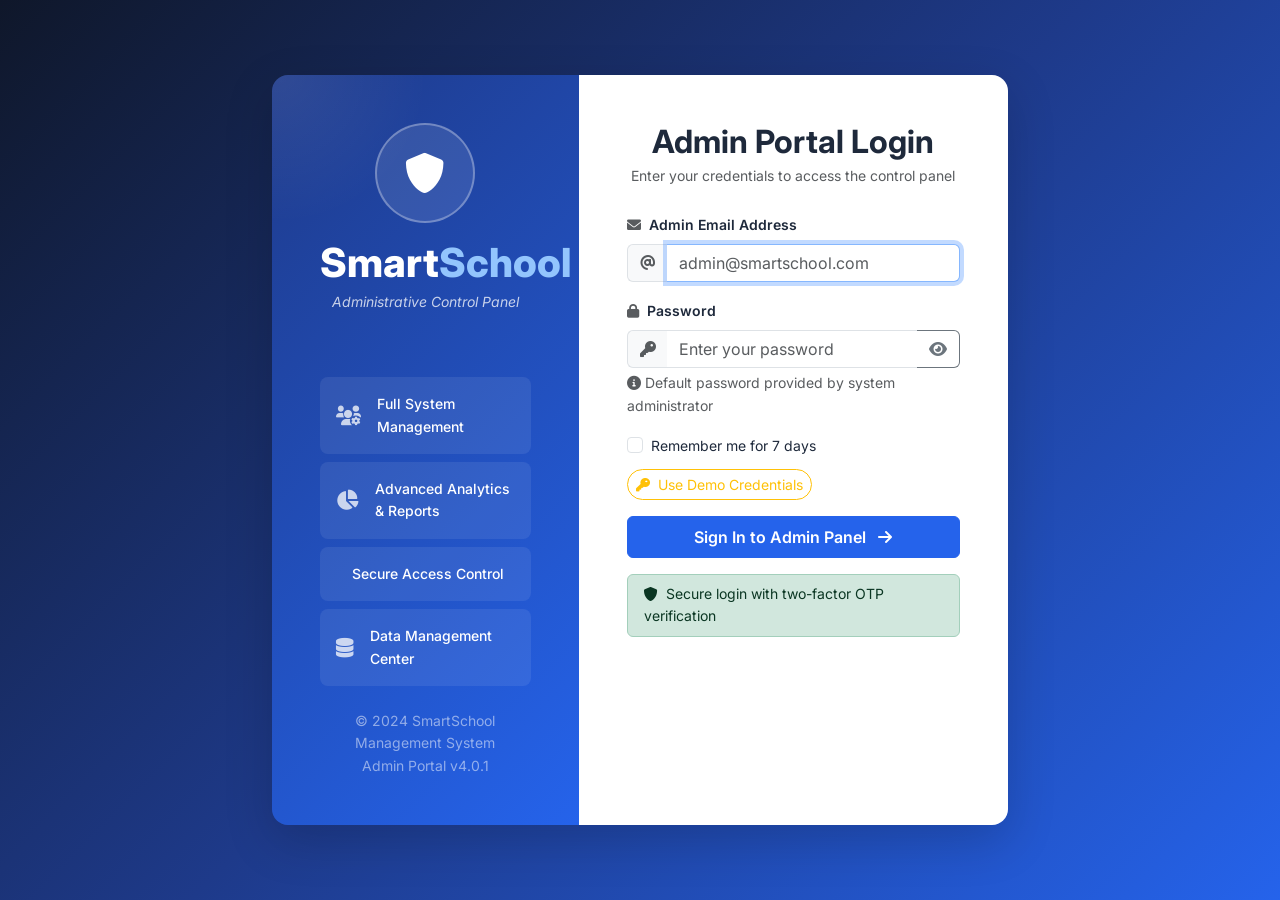
<file: admin-panel.html>
<!DOCTYPE html>
<html lang="en">
<head>
    <meta charset="UTF-8">
    <meta name="viewport" content="width=device-width, initial-scale=1.0, viewport-fit=cover">
    <title>SmartSchool Admin Portal</title>
    
    <!-- Bootstrap 5 CSS -->
    <link href="https://cdn.jsdelivr.net/npm/bootstrap@5.3.0/dist/css/bootstrap.min.css" rel="stylesheet">
    
    <!-- Font Awesome 6 -->
    <link rel="stylesheet" href="https://cdnjs.cloudflare.com/ajax/libs/font-awesome/6.0.0-beta3/css/all.min.css">
    
    <!-- Google Fonts -->
    <link href="https://fonts.googleapis.com/css2?family=Inter:opsz,wght@14..32,400;14..32,500;14..32,600;14..32,700;14..32,800&display=swap" rel="stylesheet">
    
    <!-- External CSS -->
    <link rel="stylesheet" href="css/admin-panel.css">
</head>
<body>

    <!-- ==================== LOGIN PAGE ==================== -->
    <div id="loginPage" class="auth-page">
        <!-- Loading Overlay -->
        <div class="loading-overlay" id="loadingOverlay">
            <div class="spinner-container text-center text-white">
                <div class="spinner-border custom-spinner mb-3" role="status"></div>
                <p id="loadingText" class="fw-medium">Processing...</p>
            </div>
        </div>

        <!-- Success Overlay -->
        <div class="loading-overlay" id="successOverlay">
            <div class="success-animation bg-white rounded-4 p-5 text-center shadow-lg">
                <div class="checkmark-circle bg-success bg-opacity-10 rounded-circle d-inline-flex align-items-center justify-content-center mb-3" style="width:90px;height:90px;">
                    <i class="fas fa-check text-success fs-1"></i>
                </div>
                <h2 id="successTitle" class="fw-bold mb-2">Authentication Successful!</h2>
                <p id="successMessage" class="text-muted mb-3">Redirecting to admin dashboard...</p>
                <div class="progress" style="height:5px;">
                    <div class="progress-bar bg-success" id="progressFill" style="width:0%;"></div>
                </div>
            </div>
        </div>

        <div class="container">
            <div class="row justify-content-center align-items-center min-vh-100">
                <div class="col-11 col-md-10 col-lg-9 col-xl-8">
                    <div class="auth-card shadow-lg border-0 rounded-4 overflow-hidden">
                        <div class="row g-0">
                            <!-- Left Panel - Branding -->
                            <div class="col-lg-5 d-none d-lg-block bg-gradient-primary text-white p-5 position-relative overflow-hidden">
                                <div class="branding-content position-relative z-1 text-center h-100 d-flex flex-column justify-content-center">
                                    <div class="mb-4">
                                        <div class="school-logo bg-white bg-opacity-10 rounded-circle d-inline-flex align-items-center justify-content-center mb-3" style="width:100px;height:100px;border:2px solid rgba(255,255,255,0.3);">
                                            <i class="fas fa-shield-alt text-white fs-1"></i>
                                        </div>
                                        <h1 class="fw-extrabold mb-1">Smart<span class="text-info-light">School</span></h1>
                                        <p class="opacity-75 fst-italic small">Administrative Control Panel</p>
                                    </div>
                                    
                                    <div class="feature-list text-start mt-4">
                                        <div class="feature-item d-flex align-items-center gap-3 p-3 rounded-3 mb-2" style="background:rgba(255,255,255,0.08);">
                                            <i class="fas fa-users-cog fs-5 opacity-75"></i>
                                            <span class="small fw-medium">Full System Management</span>
                                        </div>
                                        <div class="feature-item d-flex align-items-center gap-3 p-3 rounded-3 mb-2" style="background:rgba(255,255,255,0.08);">
                                            <i class="fas fa-chart-pie fs-5 opacity-75"></i>
                                            <span class="small fw-medium">Advanced Analytics & Reports</span>
                                        </div>
                                        <div class="feature-item d-flex align-items-center gap-3 p-3 rounded-3 mb-2" style="background:rgba(255,255,255,0.08);">
                                            <i class="fas fa-shield-haltered fs-5 opacity-75"></i>
                                            <span class="small fw-medium">Secure Access Control</span>
                                        </div>
                                        <div class="feature-item d-flex align-items-center gap-3 p-3 rounded-3" style="background:rgba(255,255,255,0.08);">
                                            <i class="fas fa-database fs-5 opacity-75"></i>
                                            <span class="small fw-medium">Data Management Center</span>
                                        </div>
                                    </div>
                                    
                                    <div class="mt-auto pt-4">
                                        <p class="small opacity-50 mb-0">&copy; 2024 SmartSchool Management System</p>
                                        <p class="small opacity-50 mb-0">Admin Portal v4.0.1</p>
                                    </div>
                                </div>
                                <!-- Decorative circle -->
                                <div class="position-absolute top-0 end-0 translate-middle" style="width:300px;height:300px;background:radial-gradient(circle,rgba(255,255,255,0.08),transparent 70%);border-radius:50%;"></div>
                            </div>

                            <!-- Right Panel - Forms -->
                            <div class="col-lg-7 bg-white p-4 p-md-5">
                                <!-- Login Form -->
                                <div class="auth-form active" id="loginFormSection">
                                    <div class="text-center mb-4">
                                        <div class="d-lg-none mb-3">
                                            <div class="school-logo-sm bg-primary bg-opacity-10 rounded-circle d-inline-flex align-items-center justify-content-center" style="width:70px;height:70px;">
                                                <i class="fas fa-shield-alt text-primary fs-3"></i>
                                            </div>
                                        </div>
                                        <h2 class="fw-bold mb-1">Admin Portal Login</h2>
                                        <p class="text-muted small">Enter your credentials to access the control panel</p>
                                    </div>

                                    <form id="loginFormElement" novalidate autocomplete="off">
                                        <!-- Admin Email -->
                                        <div class="mb-3">
                                            <label for="adminEmail" class="form-label small fw-semibold">
                                                <i class="fas fa-envelope text-muted me-1"></i> Admin Email Address
                                            </label>
                                            <div class="input-group">
                                                <span class="input-group-text bg-light border-end-0"><i class="fas fa-at text-muted"></i></span>
                                                <input type="email" class="form-control border-start-0" id="adminEmail" placeholder="admin@smartschool.com" required autocomplete="off">
                                            </div>
                                            <div class="invalid-feedback" id="emailError"></div>
                                        </div>

                                        <!-- Password -->
                                        <div class="mb-3">
                                            <label for="adminPassword" class="form-label small fw-semibold">
                                                <i class="fas fa-lock text-muted me-1"></i> Password
                                            </label>
                                            <div class="input-group">
                                                <span class="input-group-text bg-light border-end-0"><i class="fas fa-key text-muted"></i></span>
                                                <input type="password" class="form-control border-start-0 border-end-0" id="adminPassword" placeholder="Enter your password" required autocomplete="off">
                                                <button class="btn btn-outline-secondary border-start-0" type="button" id="togglePasswordBtn">
                                                    <i class="fas fa-eye"></i>
                                                </button>
                                            </div>
                                            <div class="invalid-feedback" id="passwordError"></div>
                                            <div class="form-text small"><i class="fas fa-info-circle me-1"></i>Default password provided by system administrator</div>
                                        </div>

                                        <!-- Options Row -->
                                        <div class="d-flex justify-content-between align-items-center mb-3 flex-wrap gap-2">
                                            <div class="form-check">
                                                <input class="form-check-input" type="checkbox" id="rememberMeCheckbox">
                                                <label class="form-check-label small" for="rememberMeCheckbox">Remember me for 7 days</label>
                                            </div>
                                            <button type="button" class="btn btn-outline-warning btn-sm rounded-pill" id="btnDemoCredentials">
                                                <i class="fas fa-key me-1"></i> Use Demo Credentials
                                            </button>
                                        </div>

                                        <!-- Login Button -->
                                        <button type="submit" class="btn btn-primary w-100 py-2 fw-semibold mb-3" id="loginSubmitBtn">
                                            <span>Sign In to Admin Panel</span>
                                            <i class="fas fa-arrow-right ms-2"></i>
                                        </button>

                                        <!-- Security Notice -->
                                        <div class="alert alert-success py-2 small mb-0" role="alert">
                                            <i class="fas fa-shield-alt me-1"></i> Secure login with two-factor OTP verification
                                        </div>
                                    </form>
                                </div>

                                <!-- OTP Form -->
                                <div class="auth-form" id="otpFormSection">
                                    <div class="text-center mb-4">
                                        <div class="otp-icon bg-success bg-opacity-10 rounded-circle d-inline-flex align-items-center justify-content-center mb-3" style="width:70px;height:70px;">
                                            <i class="fas fa-shield-alt text-success fs-3"></i>
                                        </div>
                                        <h2 class="fw-bold mb-1">OTP Verification</h2>
                                        <p class="text-muted small">Enter the 6-digit verification code</p>
                                        <p class="text-primary small fw-medium mb-0" id="otpSentToEmail"></p>
                                        <p class="text-muted small mt-1">Check your email inbox for the code</p>
                                    </div>

                                    <!-- DYNAMIC OTP DISPLAY BOX -->
                                    <div class="otp-display-box text-center p-3 rounded-3 mb-3 border-2 border-dashed" id="otpDisplayBox">
                                        <div class="d-flex align-items-center justify-content-center gap-2 mb-2">
                                            <i class="fas fa-envelope-open-text text-primary"></i>
                                            <span class="small fw-semibold text-primary">Your Verification Code</span>
                                        </div>
                                        <div class="otp-display-code display-4 fw-bold text-dark font-monospace mb-2" id="otpDisplayCode" style="letter-spacing:8px;">------</div>
                                        <div class="d-flex align-items-center justify-content-center gap-1">
                                            <i class="fas fa-info-circle text-warning small"></i>
                                            <span class="text-muted small fst-italic">Demo display - In production, sent via email</span>
                                        </div>
                                    </div>

                                    <form id="otpFormElement" novalidate autocomplete="off">
                                        <!-- OTP Input Boxes -->
                                        <div class="d-flex gap-2 justify-content-center mb-3" id="otpInputContainer">
                                            <input type="text" class="otp-input form-control text-center fw-bold" maxlength="1" inputmode="numeric" pattern="[0-9]" data-index="0" autocomplete="off">
                                            <input type="text" class="otp-input form-control text-center fw-bold" maxlength="1" inputmode="numeric" pattern="[0-9]" data-index="1" autocomplete="off">
                                            <input type="text" class="otp-input form-control text-center fw-bold" maxlength="1" inputmode="numeric" pattern="[0-9]" data-index="2" autocomplete="off">
                                            <input type="text" class="otp-input form-control text-center fw-bold" maxlength="1" inputmode="numeric" pattern="[0-9]" data-index="3" autocomplete="off">
                                            <input type="text" class="otp-input form-control text-center fw-bold" maxlength="1" inputmode="numeric" pattern="[0-9]" data-index="4" autocomplete="off">
                                            <input type="text" class="otp-input form-control text-center fw-bold" maxlength="1" inputmode="numeric" pattern="[0-9]" data-index="5" autocomplete="off">
                                        </div>
                                        <div class="invalid-feedback text-center mb-2" id="otpError"></div>

                                        <!-- OTP Timer -->
                                        <div class="text-center bg-light rounded-3 py-2 mb-3">
                                            <i class="fas fa-clock text-warning me-1"></i>
                                            <span class="small">Code expires in: <strong id="timerCountdown" class="text-dark">02:00</strong></span>
                                        </div>

                                        <!-- Verify Button -->
                                        <button type="submit" class="btn btn-success w-100 py-2 fw-semibold mb-3" id="verifyOtpSubmitBtn">
                                            <span>Verify & Continue</span>
                                            <i class="fas fa-check-circle ms-2"></i>
                                        </button>

                                        <!-- Resend OTP -->
                                        <div class="text-center mb-3">
                                            <p class="small text-muted mb-1">Didn't receive the code?</p>
                                            <button type="button" class="btn btn-link btn-sm text-decoration-none" id="resendOtpButton" disabled>
                                                <i class="fas fa-redo-alt me-1"></i> Resend New Code
                                            </button>
                                            <span class="badge bg-secondary ms-1" id="resendTimerDisplay">in 30s</span>
                                        </div>

                                        <!-- Back to Login -->
                                        <button type="button" class="btn btn-outline-secondary w-100 py-2" id="backToLoginButton">
                                            <i class="fas fa-arrow-left me-2"></i> Back to Login
                                        </button>
                                    </form>
                                </div>
                            </div>
                        </div>
                    </div>
                </div>
            </div>
        </div>
    </div>

    <!-- ==================== DASHBOARD PAGE ==================== -->
    <div id="dashboardPage" style="display:none;">
        <div class="dashboard-container">
            <!-- Sidebar Overlay -->
            <div class="sidebar-overlay" id="sidebarOverlay"></div>

            <!-- Sidebar -->
            <aside class="sidebar" id="sidebar">
                <div class="sidebar-header d-flex align-items-center justify-content-between p-3 border-bottom">
                    <div class="sidebar-logo d-flex align-items-center gap-2">
                        <i class="fas fa-shield-alt text-primary fs-4"></i>
                        <span class="fw-bold">Smart<span class="text-primary">School</span></span>
                    </div>
                    <button class="btn btn-close d-lg-none" id="sidebarCloseBtn"></button>
                </div>

                <div class="admin-profile d-flex align-items-center gap-3 p-3 border-bottom bg-light">
                    <i class="fas fa-user-shield text-primary fs-1"></i>
                    <div>
                        <h6 class="mb-0 fw-bold" id="adminName">Dr. Robert Williams</h6>
                        <small class="text-muted" id="adminRole">System Administrator</small>
                    </div>
                </div>

                <nav class="sidebar-nav p-2 flex-grow-1 overflow-auto">
                    <ul class="nav flex-column gap-1">
                        <li class="nav-item">
                            <a href="#" class="nav-link active rounded-3" data-section="dashboard">
                                <i class="fas fa-th-large me-2"></i> Dashboard
                            </a>
                        </li>
                        <li class="nav-item">
                            <a href="#" class="nav-link rounded-3" data-section="students">
                                <i class="fas fa-user-graduate me-2"></i> Students
                                <span class="badge bg-primary ms-auto">2,450</span>
                            </a>
                        </li>
                        <li class="nav-item">
                            <a href="#" class="nav-link rounded-3" data-section="teachers">
                                <i class="fas fa-chalkboard-teacher me-2"></i> Teachers
                                <span class="badge bg-success ms-auto">85</span>
                            </a>
                        </li>
                        <li class="nav-item">
                            <a href="#" class="nav-link rounded-3" data-section="parents">
                                <i class="fas fa-user-friends me-2"></i> Parents
                            </a>
                        </li>
                        <li class="nav-item">
                            <a href="#" class="nav-link rounded-3" data-section="attendance">
                                <i class="fas fa-calendar-check me-2"></i> Attendance
                            </a>
                        </li>
                        <li class="nav-item">
                            <a href="#" class="nav-link rounded-3" data-section="fees">
                                <i class="fas fa-credit-card me-2"></i> Fee Collection
                            </a>
                        </li>
                        <li class="nav-item">
                            <a href="#" class="nav-link rounded-3" data-section="performance">
                                <i class="fas fa-chart-bar me-2"></i> Performance
                            </a>
                        </li>
                        <li class="nav-item">
                            <a href="#" class="nav-link rounded-3" data-section="announcements">
                                <i class="fas fa-bullhorn me-2"></i> Announcements
                                <span class="badge bg-danger ms-auto">3</span>
                            </a>
                        </li>
                        <li class="nav-item">
                            <a href="#" class="nav-link rounded-3" data-section="events">
                                <i class="fas fa-calendar-alt me-2"></i> School Events
                            </a>
                        </li>
                        <li class="nav-item">
                            <a href="#" class="nav-link rounded-3" data-section="users">
                                <i class="fas fa-users-cog me-2"></i> User Management
                            </a>
                        </li>
                        <li class="nav-item">
                            <a href="#" class="nav-link rounded-3" data-section="settings">
                                <i class="fas fa-cog me-2"></i> Settings
                            </a>
                        </li>
                    </ul>
                </nav>

                <div class="sidebar-footer p-3 border-top">
                    <button class="btn btn-outline-danger w-100" id="logoutBtn">
                        <i class="fas fa-sign-out-alt me-2"></i> Logout
                    </button>
                </div>
            </aside>

            <!-- Main Content -->
            <main class="main-content">
                <!-- Top Navbar -->
                <header class="top-navbar bg-white border-bottom px-3 px-md-4 py-3 d-flex align-items-center justify-content-between sticky-top">
                    <div class="d-flex align-items-center gap-3">
                        <button class="btn btn-light d-lg-none" id="hamburgerBtn">
                            <i class="fas fa-bars"></i>
                        </button>
                        <h5 class="mb-0 fw-bold" id="pageTitle">Admin Dashboard</h5>
                    </div>
                    <div class="d-flex align-items-center gap-3">
                        <div class="input-group input-group-sm d-none d-md-flex" style="width:200px;">
                            <span class="input-group-text bg-light"><i class="fas fa-search text-muted"></i></span>
                            <input type="text" class="form-control" placeholder="Search..." id="globalSearch">
                        </div>
                        <div class="position-relative cursor-pointer">
                            <i class="fas fa-bell text-muted fs-5"></i>
                            <span class="position-absolute top-0 start-100 translate-middle p-1 bg-danger border border-light rounded-circle" style="width:10px;height:10px;"></span>
                        </div>
                        <i class="fas fa-user-shield text-primary fs-4"></i>
                    </div>
                </header>

                <!-- Content Wrapper -->
                <div class="content-wrapper p-3 p-md-4">
                    <!-- Dashboard Section -->
                    <div class="content-section active" id="dashboardSection">
                        <!-- Welcome Card -->
                        <div class="card bg-gradient-primary text-white border-0 rounded-4 mb-4">
                            <div class="card-body p-4 d-flex justify-content-between align-items-center flex-wrap gap-3">
                                <div>
                                    <h4 class="mb-1">Welcome back, <span id="welcomeName">Dr. Williams</span>! 👋</h4>
                                    <p class="mb-0 opacity-75">Here's your system overview for today.</p>
                                </div>
                                <div class="bg-white bg-opacity-15 rounded-pill px-3 py-2">
                                    <i class="fas fa-calendar-alt me-2"></i>
                                    <span id="currentDate" class="small fw-medium"></span>
                                </div>
                            </div>
                        </div>

                        <!-- Stats Row -->
                        <div class="row g-3 mb-4">
                            <div class="col-6 col-md-3">
                                <div class="card border-0 shadow-sm rounded-3 h-100 border-start border-primary border-4">
                                    <div class="card-body d-flex align-items-center gap-3">
                                        <div class="bg-primary bg-opacity-10 rounded-3 p-3">
                                            <i class="fas fa-user-graduate text-primary fs-4"></i>
                                        </div>
                                        <div>
                                            <h3 class="mb-0 fw-bold">2,450</h3>
                                            <small class="text-muted">Total Students</small>
                                        </div>
                                    </div>
                                </div>
                            </div>
                            <div class="col-6 col-md-3">
                                <div class="card border-0 shadow-sm rounded-3 h-100 border-start border-success border-4">
                                    <div class="card-body d-flex align-items-center gap-3">
                                        <div class="bg-success bg-opacity-10 rounded-3 p-3">
                                            <i class="fas fa-chalkboard-teacher text-success fs-4"></i>
                                        </div>
                                        <div>
                                            <h3 class="mb-0 fw-bold">85</h3>
                                            <small class="text-muted">Total Teachers</small>
                                        </div>
                                    </div>
                                </div>
                            </div>
                            <div class="col-6 col-md-3">
                                <div class="card border-0 shadow-sm rounded-3 h-100 border-start border-warning border-4">
                                    <div class="card-body d-flex align-items-center gap-3">
                                        <div class="bg-warning bg-opacity-10 rounded-3 p-3">
                                            <i class="fas fa-user-friends text-warning fs-4"></i>
                                        </div>
                                        <div>
                                            <h3 class="mb-0 fw-bold">1,890</h3>
                                            <small class="text-muted">Total Parents</small>
                                        </div>
                                    </div>
                                </div>
                            </div>
                            <div class="col-6 col-md-3">
                                <div class="card border-0 shadow-sm rounded-3 h-100 border-start border-danger border-4">
                                    <div class="card-body d-flex align-items-center gap-3">
                                        <div class="bg-danger bg-opacity-10 rounded-3 p-3">
                                            <i class="fas fa-calendar-check text-danger fs-4"></i>
                                        </div>
                                        <div>
                                            <h3 class="mb-0 fw-bold">94%</h3>
                                            <small class="text-muted">Attendance</small>
                                        </div>
                                    </div>
                                </div>
                            </div>
                        </div>

                        <!-- Content Row -->
                        <div class="row g-3 mb-4">
                            <!-- Recent Activities -->
                            <div class="col-lg-8">
                                <div class="card border-0 shadow-sm rounded-3 h-100">
                                    <div class="card-header bg-white border-bottom d-flex justify-content-between align-items-center py-3">
                                        <h6 class="mb-0 fw-bold"><i class="fas fa-history text-primary me-2"></i>Recent Activities</h6>
                                        <a href="#" class="btn btn-sm btn-outline-primary rounded-pill">View All</a>
                                    </div>
                                    <div class="card-body">
                                        <div class="d-flex gap-3 mb-3 pb-3 border-bottom">
                                            <div class="bg-primary bg-opacity-10 rounded-circle p-2" style="width:40px;height:40px;">
                                                <i class="fas fa-user-plus text-primary"></i>
                                            </div>
                                            <div>
                                                <p class="mb-0 small fw-semibold">New student registration - Emma Davis (Grade 3)</p>
                                                <small class="text-muted">10 minutes ago</small>
                                            </div>
                                        </div>
                                        <div class="d-flex gap-3 mb-3 pb-3 border-bottom">
                                            <div class="bg-success bg-opacity-10 rounded-circle p-2" style="width:40px;height:40px;">
                                                <i class="fas fa-check-circle text-success"></i>
                                            </div>
                                            <div>
                                                <p class="mb-0 small fw-semibold">Fee payment received - $1,200 from John Davis</p>
                                                <small class="text-muted">1 hour ago</small>
                                            </div>
                                        </div>
                                        <div class="d-flex gap-3 mb-3 pb-3 border-bottom">
                                            <div class="bg-warning bg-opacity-10 rounded-circle p-2" style="width:40px;height:40px;">
                                                <i class="fas fa-file-alt text-warning"></i>
                                            </div>
                                            <div>
                                                <p class="mb-0 small fw-semibold">Term 2 results uploaded by Mr. Chen (Grade 5 Math)</p>
                                                <small class="text-muted">3 hours ago</small>
                                            </div>
                                        </div>
                                        <div class="d-flex gap-3">
                                            <div class="bg-danger bg-opacity-10 rounded-circle p-2" style="width:40px;height:40px;">
                                                <i class="fas fa-exclamation-triangle text-danger"></i>
                                            </div>
                                            <div>
                                                <p class="mb-0 small fw-semibold">Attendance alert - 3 students absent without notice</p>
                                                <small class="text-muted">5 hours ago</small>
                                            </div>
                                        </div>
                                    </div>
                                </div>
                            </div>

                            <!-- Quick Stats -->
                            <div class="col-lg-4">
                                <div class="card border-0 shadow-sm rounded-3 h-100">
                                    <div class="card-header bg-white border-bottom py-3">
                                        <h6 class="mb-0 fw-bold"><i class="fas fa-chart-pie text-primary me-2"></i>Fee Collection</h6>
                                    </div>
                                    <div class="card-body">
                                        <div class="mb-3">
                                            <div class="d-flex justify-content-between small mb-1"><span>Term 1</span><span class="fw-bold">92%</span></div>
                                            <div class="progress" style="height:8px;"><div class="progress-bar bg-success" style="width:92%;"></div></div>
                                        </div>
                                        <div class="mb-3">
                                            <div class="d-flex justify-content-between small mb-1"><span>Term 2</span><span class="fw-bold">78%</span></div>
                                            <div class="progress" style="height:8px;"><div class="progress-bar bg-warning" style="width:78%;"></div></div>
                                        </div>
                                        <div class="mb-3">
                                            <div class="d-flex justify-content-between small mb-1"><span>Term 3</span><span class="fw-bold">45%</span></div>
                                            <div class="progress" style="height:8px;"><div class="progress-bar bg-danger" style="width:45%;"></div></div>
                                        </div>
                                        <div class="text-center mt-3">
                                            <h4 class="fw-bold text-success">$125,000</h4>
                                            <small class="text-muted">Total Collected This Year</small>
                                        </div>
                                    </div>
                                </div>
                            </div>
                        </div>

                        <!-- Announcements & Events -->
                        <div class="row g-3">
                            <div class="col-md-6">
                                <div class="card border-0 shadow-sm rounded-3">
                                    <div class="card-header bg-white border-bottom d-flex justify-content-between align-items-center py-3">
                                        <h6 class="mb-0 fw-bold"><i class="fas fa-bullhorn text-primary me-2"></i>Announcements</h6>
                                        <span class="badge bg-danger">3 New</span>
                                    </div>
                                    <div class="card-body">
                                        <div class="border-start border-primary border-3 ps-3 mb-3 bg-light rounded p-2">
                                            <p class="mb-0 small fw-semibold">Staff Meeting - Friday 3:00 PM</p>
                                            <small class="text-muted">Posted 2 hours ago</small>
                                        </div>
                                        <div class="border-start border-warning border-3 ps-3 mb-3 bg-light rounded p-2">
                                            <p class="mb-0 small fw-semibold">Grade Submission Deadline - March 25th</p>
                                            <small class="text-muted">Posted 1 day ago</small>
                                        </div>
                                        <div class="border-start border-success border-3 ps-3 bg-light rounded p-2">
                                            <p class="mb-0 small fw-semibold">Science Fair - Volunteers Needed March 18th</p>
                                            <small class="text-muted">Posted 3 days ago</small>
                                        </div>
                                    </div>
                                </div>
                            </div>
                            <div class="col-md-6">
                                <div class="card border-0 shadow-sm rounded-3">
                                    <div class="card-header bg-white border-bottom py-3">
                                        <h6 class="mb-0 fw-bold"><i class="fas fa-calendar-week text-primary me-2"></i>Upcoming Events</h6>
                                    </div>
                                    <div class="card-body">
                                        <div class="d-flex gap-3 mb-3">
                                            <div class="bg-primary text-white rounded-3 text-center p-2" style="min-width:55px;">
                                                <div class="fw-bold">15</div>
                                                <small>Mar</small>
                                            </div>
                                            <div>
                                                <p class="mb-0 small fw-semibold">Parent-Teacher Conference</p>
                                                <small class="text-muted"><i class="fas fa-clock me-1"></i>4:00 PM - 7:00 PM</small>
                                            </div>
                                        </div>
                                        <div class="d-flex gap-3 mb-3">
                                            <div class="bg-success text-white rounded-3 text-center p-2" style="min-width:55px;">
                                                <div class="fw-bold">20</div>
                                                <small>Mar</small>
                                            </div>
                                            <div>
                                                <p class="mb-0 small fw-semibold">Science Field Trip</p>
                                                <small class="text-muted"><i class="fas fa-clock me-1"></i>9:00 AM - 2:00 PM</small>
                                            </div>
                                        </div>
                                        <div class="d-flex gap-3">
                                            <div class="bg-warning text-white rounded-3 text-center p-2" style="min-width:55px;">
                                                <div class="fw-bold">28</div>
                                                <small>Mar</small>
                                            </div>
                                            <div>
                                                <p class="mb-0 small fw-semibold">End of Term Assembly</p>
                                                <small class="text-muted"><i class="fas fa-clock me-1"></i>10:00 AM - 11:30 AM</small>
                                            </div>
                                        </div>
                                    </div>
                                </div>
                            </div>
                        </div>
                    </div>

                    <!-- Placeholder Sections -->
                    <div class="content-section" id="studentsSection" style="display:none;">
                        <div class="card border-0 shadow-sm rounded-3"><div class="card-body p-5 text-center"><i class="fas fa-user-graduate text-primary fs-1 mb-3"></i><h5>Student Management</h5><p class="text-muted">Student management module will be available here.</p></div></div>
                    </div>
                    <div class="content-section" id="teachersSection" style="display:none;">
                        <div class="card border-0 shadow-sm rounded-3"><div class="card-body p-5 text-center"><i class="fas fa-chalkboard-teacher text-success fs-1 mb-3"></i><h5>Teacher Management</h5><p class="text-muted">Teacher management module will be available here.</p></div></div>
                    </div>
                    <div class="content-section" id="parentsSection" style="display:none;">
                        <div class="card border-0 shadow-sm rounded-3"><div class="card-body p-5 text-center"><i class="fas fa-user-friends text-warning fs-1 mb-3"></i><h5>Parent Management</h5><p class="text-muted">Parent management module will be available here.</p></div></div>
                    </div>
                    <div class="content-section" id="attendanceSection" style="display:none;">
                        <div class="card border-0 shadow-sm rounded-3"><div class="card-body p-5 text-center"><i class="fas fa-calendar-check text-danger fs-1 mb-3"></i><h5>Attendance Reports</h5><p class="text-muted">Attendance reports module will be available here.</p></div></div>
                    </div>
                    <div class="content-section" id="feesSection" style="display:none;">
                        <div class="card border-0 shadow-sm rounded-3"><div class="card-body p-5 text-center"><i class="fas fa-credit-card text-success fs-1 mb-3"></i><h5>Fee Collection</h5><p class="text-muted">Fee collection module will be available here.</p></div></div>
                    </div>
                    <div class="content-section" id="performanceSection" style="display:none;">
                        <div class="card border-0 shadow-sm rounded-3"><div class="card-body p-5 text-center"><i class="fas fa-chart-bar text-primary fs-1 mb-3"></i><h5>Performance Reports</h5><p class="text-muted">Performance reports module will be available here.</p></div></div>
                    </div>
                    <div class="content-section" id="announcementsSection" style="display:none;">
                        <div class="card border-0 shadow-sm rounded-3"><div class="card-body p-5 text-center"><i class="fas fa-bullhorn text-warning fs-1 mb-3"></i><h5>Announcements</h5><p class="text-muted">Announcements module will be available here.</p></div></div>
                    </div>
                    <div class="content-section" id="eventsSection" style="display:none;">
                        <div class="card border-0 shadow-sm rounded-3"><div class="card-body p-5 text-center"><i class="fas fa-calendar-alt text-primary fs-1 mb-3"></i><h5>School Events</h5><p class="text-muted">School events module will be available here.</p></div></div>
                    </div>
                    <div class="content-section" id="usersSection" style="display:none;">
                        <div class="card border-0 shadow-sm rounded-3"><div class="card-body p-5 text-center"><i class="fas fa-users-cog text-secondary fs-1 mb-3"></i><h5>User Management</h5><p class="text-muted">User management module will be available here.</p></div></div>
                    </div>
                    <div class="content-section" id="settingsSection" style="display:none;">
                        <div class="card border-0 shadow-sm rounded-3"><div class="card-body p-5 text-center"><i class="fas fa-cog text-muted fs-1 mb-3"></i><h5>System Settings</h5><p class="text-muted">System settings module will be available here.</p></div></div>
                    </div>
                </div>
            </main>
        </div>
    </div>

    <!-- Bootstrap JS -->
    <script src="https://cdn.jsdelivr.net/npm/bootstrap@5.3.0/dist/js/bootstrap.bundle.min.js"></script>
    
    <!-- External JavaScript -->
    <script src="js/admin-panel.js"></script>
</body>
</html>
</file>
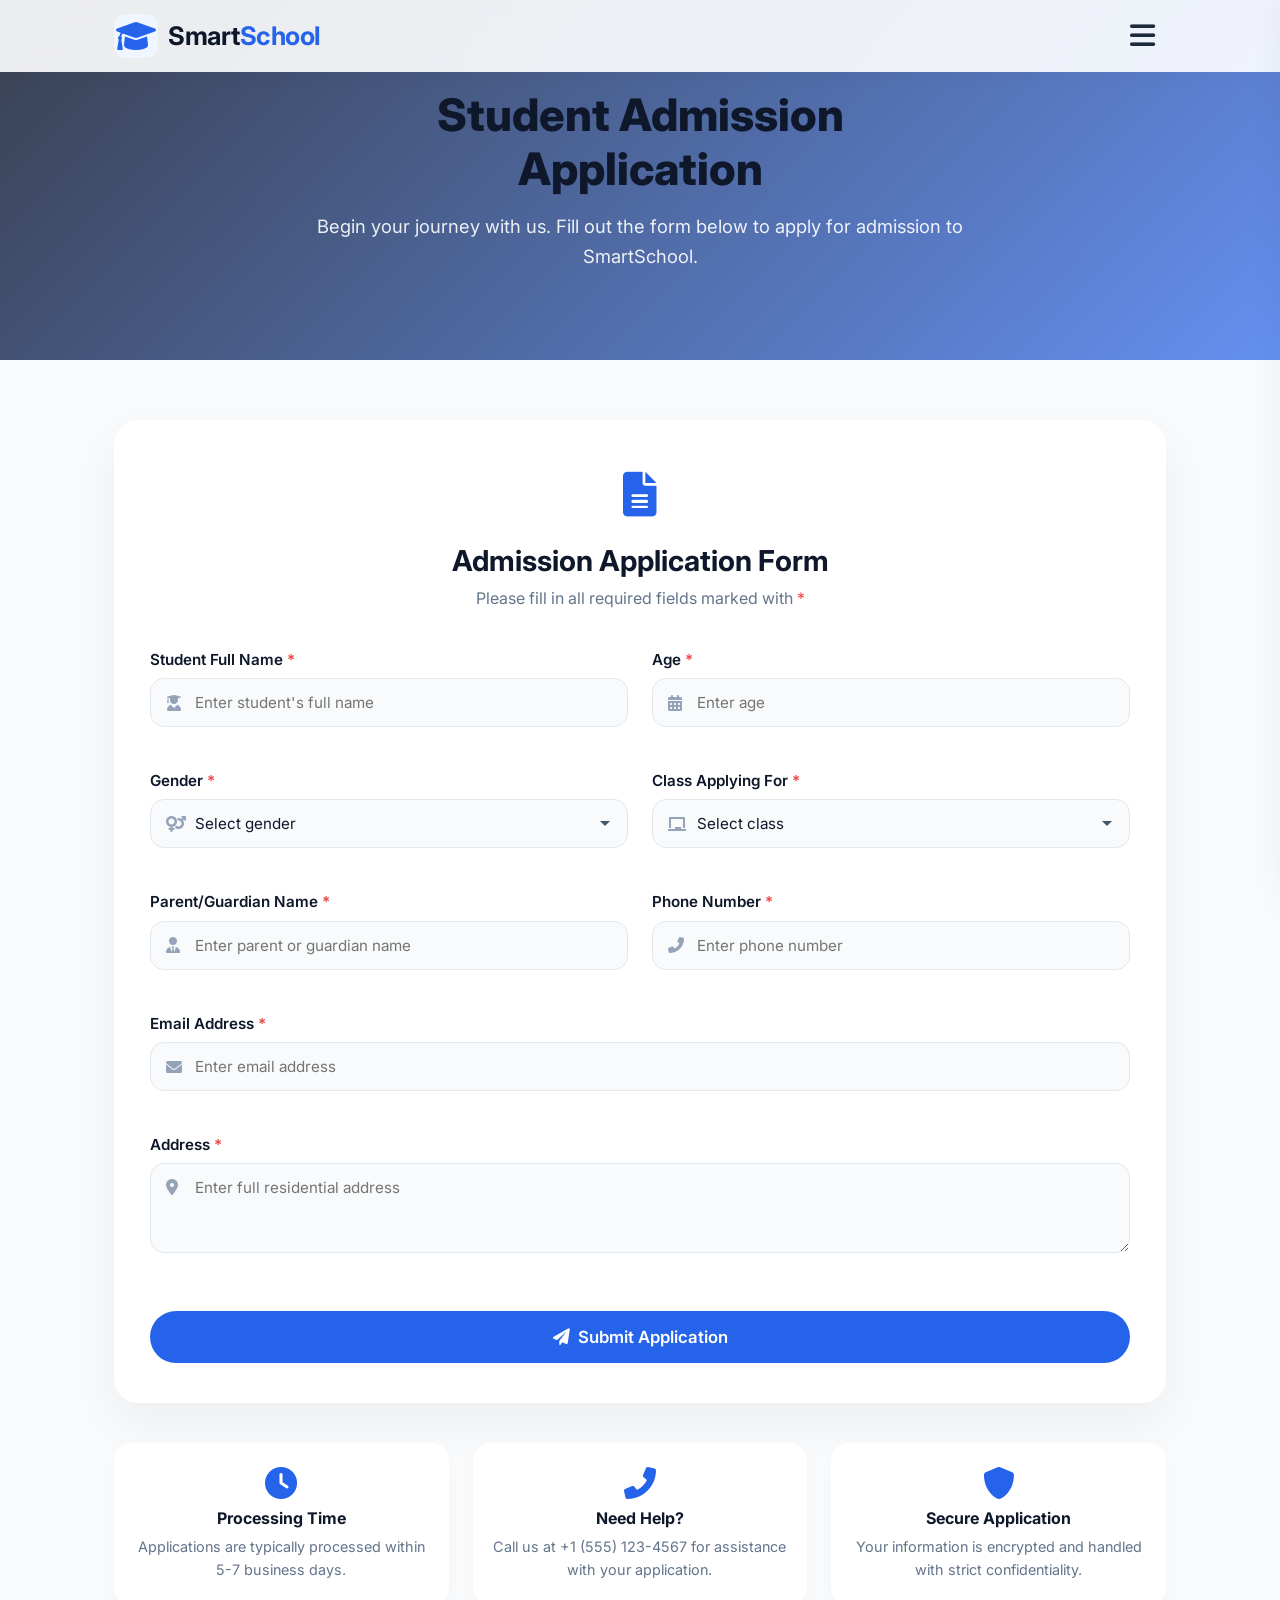
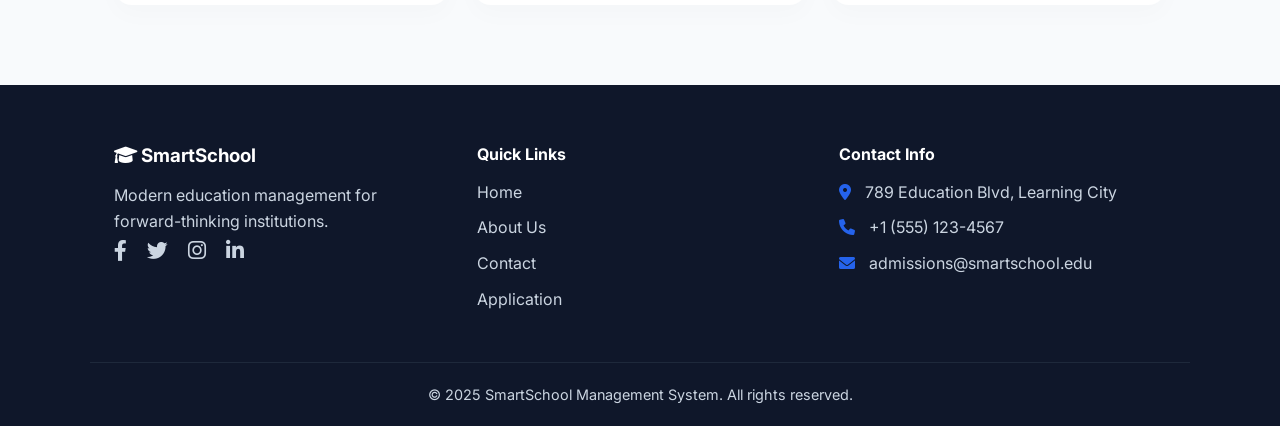
<file: aplication.html>
<!DOCTYPE html>
<html lang="en">
<head>
  <meta charset="UTF-8">
  <meta name="viewport" content="width=device-width, initial-scale=1.0, viewport-fit=cover">
  <title>Admission Application | School Management System</title>
  <!-- Font Awesome 6 Icons -->
  <link rel="stylesheet" href="https://cdnjs.cloudflare.com/ajax/libs/font-awesome/6.0.0-beta3/css/all.min.css">
  <!-- Google Fonts: Inter for clean typography -->
  <link href="https://fonts.googleapis.com/css2?family=Inter:opsz,wght@14..32,400;14..32,500;14..32,600;14..32,700;14..32,800&display=swap" rel="stylesheet">
  <!-- External CSS -->
  <link rel="stylesheet" href="css/application.css">
</head>
<body>
  <!-- Sticky Navbar with Logo and Hamburger Only -->
  <header class="navbar" id="navbar">
    <div class="container nav-container">
      <a href="index.html" class="logo-area">
        <div class="logo-icon">
          <i class="fas fa-graduation-cap"></i>
        </div>
        <span class="logo-text">Smart<span class="logo-highlight">School</span></span>
      </a>
      <!-- Hamburger menu button (only icon shown) -->
      <button class="hamburger-btn" id="hamburgerBtn" aria-label="Open navigation menu">
        <i class="fas fa-bars"></i>
      </button>
    </div>
  </header>

  <!-- Sidebar Overlay (closes sidebar when clicked outside) -->
  <div class="sidebar-overlay" id="sidebarOverlay"></div>

  <!-- Sidebar Navigation Menu -->
  <nav class="sidebar" id="sidebar">
    <div class="sidebar-header">
      <span class="sidebar-title">Menu</span>
      <button class="close-sidebar-btn" id="closeSidebarBtn" aria-label="Close menu">
        <i class="fas fa-times"></i>
      </button>
    </div>
    <ul class="sidebar-nav">
      <li><a href="index.html" class="nav-link">Home</a></li>
      <li><a href="about.html" class="nav-link">About Us</a></li>
      <li><a href="contact.html" class="nav-link">Contact Us</a></li>
      <li><a href="aplication.html" class="nav-link active">Application</a></li>
      <li><a href="track.html" class="nav-link">Track Application</a></li>
      <li><a href="parent-panel.html" class="nav-link panel-link"><i class="fas fa-user-friends"></i> Parent Panel</a></li>
      <li><a href="teacher-panel.html" class="nav-link panel-link"><i class="fas fa-chalkboard-teacher"></i> Teacher Panel</a></li>
      <li><a href="admin-panel.html" class="nav-link panel-link"><i class="fas fa-user-shield"></i> Admin Panel</a></li>
    </ul>
  </nav>

  <main>
    <!-- Hero Section for Application Page -->
    <section class="application-hero">
      <div class="hero-overlay"></div>
      <div class="container hero-content">
        <h1 class="hero-title">Student Admission Application</h1>
        <p class="hero-subtitle">Begin your journey with us. Fill out the form below to apply for admission to SmartSchool.</p>
      </div>
    </section>

    <!-- Application Form Section -->
    <section class="application-section section-padding">
      <div class="container">
        <div class="form-wrapper">
          <!-- Form Header -->
          <div class="form-header">
            <div class="form-header-icon">
              <i class="fas fa-file-alt"></i>
            </div>
            <h2>Admission Application Form</h2>
            <p>Please fill in all required fields marked with <span class="required-star">*</span></p>
          </div>

          <!-- Application Form -->
          <form id="applicationForm" novalidate>
            <!-- Row 1: Student Full Name & Age -->
            <div class="form-row">
              <div class="form-group">
                <label for="studentName">Student Full Name <span class="required-star">*</span></label>
                <div class="input-wrapper">
                  <i class="fas fa-user-graduate"></i>
                  <input type="text" id="studentName" placeholder="Enter student's full name" required>
                </div>
                <small class="error-message" id="studentNameError"></small>
              </div>
              <div class="form-group">
                <label for="studentAge">Age <span class="required-star">*</span></label>
                <div class="input-wrapper">
                  <i class="fas fa-calendar-alt"></i>
                  <input type="number" id="studentAge" placeholder="Enter age" min="3" max="25" required>
                </div>
                <small class="error-message" id="studentAgeError"></small>
              </div>
            </div>

            <!-- Row 2: Gender & Class Applying For -->
            <div class="form-row">
              <div class="form-group">
                <label for="gender">Gender <span class="required-star">*</span></label>
                <div class="input-wrapper select-wrapper">
                  <i class="fas fa-venus-mars"></i>
                  <select id="gender" required>
                    <option value="" disabled selected>Select gender</option>
                    <option value="male">Male</option>
                    <option value="female">Female</option>
                    <option value="other">Other</option>
                  </select>
                </div>
                <small class="error-message" id="genderError"></small>
              </div>
              <div class="form-group">
                <label for="classApplying">Class Applying For <span class="required-star">*</span></label>
                <div class="input-wrapper select-wrapper">
                  <i class="fas fa-chalkboard"></i>
                  <select id="classApplying" required>
                    <option value="" disabled selected>Select class</option>
                    <option value="grade-1">Grade 1</option>
                    <option value="grade-2">Grade 2</option>
                    <option value="grade-3">Grade 3</option>
                    <option value="grade-4">Grade 4</option>
                    <option value="grade-5">Grade 5</option>
                    <option value="grade-6">Grade 6</option>
                    <option value="grade-7">Grade 7</option>
                    <option value="grade-8">Grade 8</option>
                    <option value="grade-9">Grade 9</option>
                    <option value="grade-10">Grade 10</option>
                    <option value="grade-11">Grade 11</option>
                    <option value="grade-12">Grade 12</option>
                  </select>
                </div>
                <small class="error-message" id="classApplyingError"></small>
              </div>
            </div>

            <!-- Row 3: Parent Name & Phone Number -->
            <div class="form-row">
              <div class="form-group">
                <label for="parentName">Parent/Guardian Name <span class="required-star">*</span></label>
                <div class="input-wrapper">
                  <i class="fas fa-user-tie"></i>
                  <input type="text" id="parentName" placeholder="Enter parent or guardian name" required>
                </div>
                <small class="error-message" id="parentNameError"></small>
              </div>
              <div class="form-group">
                <label for="phoneNumber">Phone Number <span class="required-star">*</span></label>
                <div class="input-wrapper">
                  <i class="fas fa-phone-alt"></i>
                  <input type="tel" id="phoneNumber" placeholder="Enter phone number" required>
                </div>
                <small class="error-message" id="phoneNumberError"></small>
              </div>
            </div>

            <!-- Row 4: Email Address -->
            <div class="form-row">
              <div class="form-group full-width">
                <label for="email">Email Address <span class="required-star">*</span></label>
                <div class="input-wrapper">
                  <i class="fas fa-envelope"></i>
                  <input type="email" id="email" placeholder="Enter email address" required>
                </div>
                <small class="error-message" id="emailError"></small>
              </div>
            </div>

            <!-- Row 5: Address -->
            <div class="form-row">
              <div class="form-group full-width">
                <label for="address">Address <span class="required-star">*</span></label>
                <div class="input-wrapper textarea-wrapper">
                  <i class="fas fa-map-marker-alt"></i>
                  <textarea id="address" rows="3" placeholder="Enter full residential address" required></textarea>
                </div>
                <small class="error-message" id="addressError"></small>
              </div>
            </div>

            <!-- Submit Button -->
            <button type="submit" class="btn btn-primary btn-submit">
              <i class="fas fa-paper-plane"></i> Submit Application
            </button>

            <!-- Success Message with Reference Number (hidden by default) -->
            <div class="success-message" id="successMessage">
              <div class="success-icon">
                <i class="fas fa-check-circle"></i>
              </div>
              <h3>Application Submitted Successfully!</h3>
              <p>Your application reference number is:</p>
              <div class="reference-number" id="referenceNumber">SS-2025-0000</div>
              <p class="success-note">Please save this reference number to track your application status. You will also receive login credentials once your application is approved.</p>
              <button type="button" class="btn btn-outline-primary" id="newApplicationBtn">
                <i class="fas fa-plus"></i> Submit Another Application
              </button>
            </div>
          </form>
        </div>

        <!-- Side Info Cards -->
        <div class="info-cards-row">
          <div class="info-card-small">
            <i class="fas fa-clock"></i>
            <h4>Processing Time</h4>
            <p>Applications are typically processed within 5-7 business days.</p>
          </div>
          <div class="info-card-small">
            <i class="fas fa-phone-alt"></i>
            <h4>Need Help?</h4>
            <p>Call us at +1 (555) 123-4567 for assistance with your application.</p>
          </div>
          <div class="info-card-small">
            <i class="fas fa-shield-alt"></i>
            <h4>Secure Application</h4>
            <p>Your information is encrypted and handled with strict confidentiality.</p>
          </div>
        </div>
      </div>
    </section>
  </main>

  <!-- Footer -->
  <footer class="footer">
    <div class="container footer-grid">
      <div class="footer-col">
        <h3><i class="fas fa-graduation-cap"></i> SmartSchool</h3>
        <p>Modern education management for forward-thinking institutions.</p>
        <div class="social-icons">
          <a href="#" aria-label="Facebook"><i class="fab fa-facebook-f"></i></a>
          <a href="#" aria-label="Twitter"><i class="fab fa-twitter"></i></a>
          <a href="#" aria-label="Instagram"><i class="fab fa-instagram"></i></a>
          <a href="#" aria-label="LinkedIn"><i class="fab fa-linkedin-in"></i></a>
        </div>
      </div>
      <div class="footer-col">
        <h4>Quick Links</h4>
        <ul>
          <li><a href="index.html">Home</a></li>
          <li><a href="about.html">About Us</a></li>
          <li><a href="contact.html">Contact</a></li>
          <li><a href="aplication.html">Application</a></li>
        </ul>
      </div>
      <div class="footer-col">
        <h4>Contact Info</h4>
        <ul class="contact-info">
          <li><i class="fas fa-map-marker-alt"></i> 789 Education Blvd, Learning City</li>
          <li><i class="fas fa-phone"></i> +1 (555) 123-4567</li>
          <li><i class="fas fa-envelope"></i> admissions@smartschool.edu</li>
        </ul>
      </div>
    </div>
    <div class="footer-bottom container">
      <p>&copy; 2025 SmartSchool Management System. All rights reserved.</p>
    </div>
  </footer>

  <!-- External JavaScript -->
  <script src="js/application.js"></script>
</body>
</html>
</file>
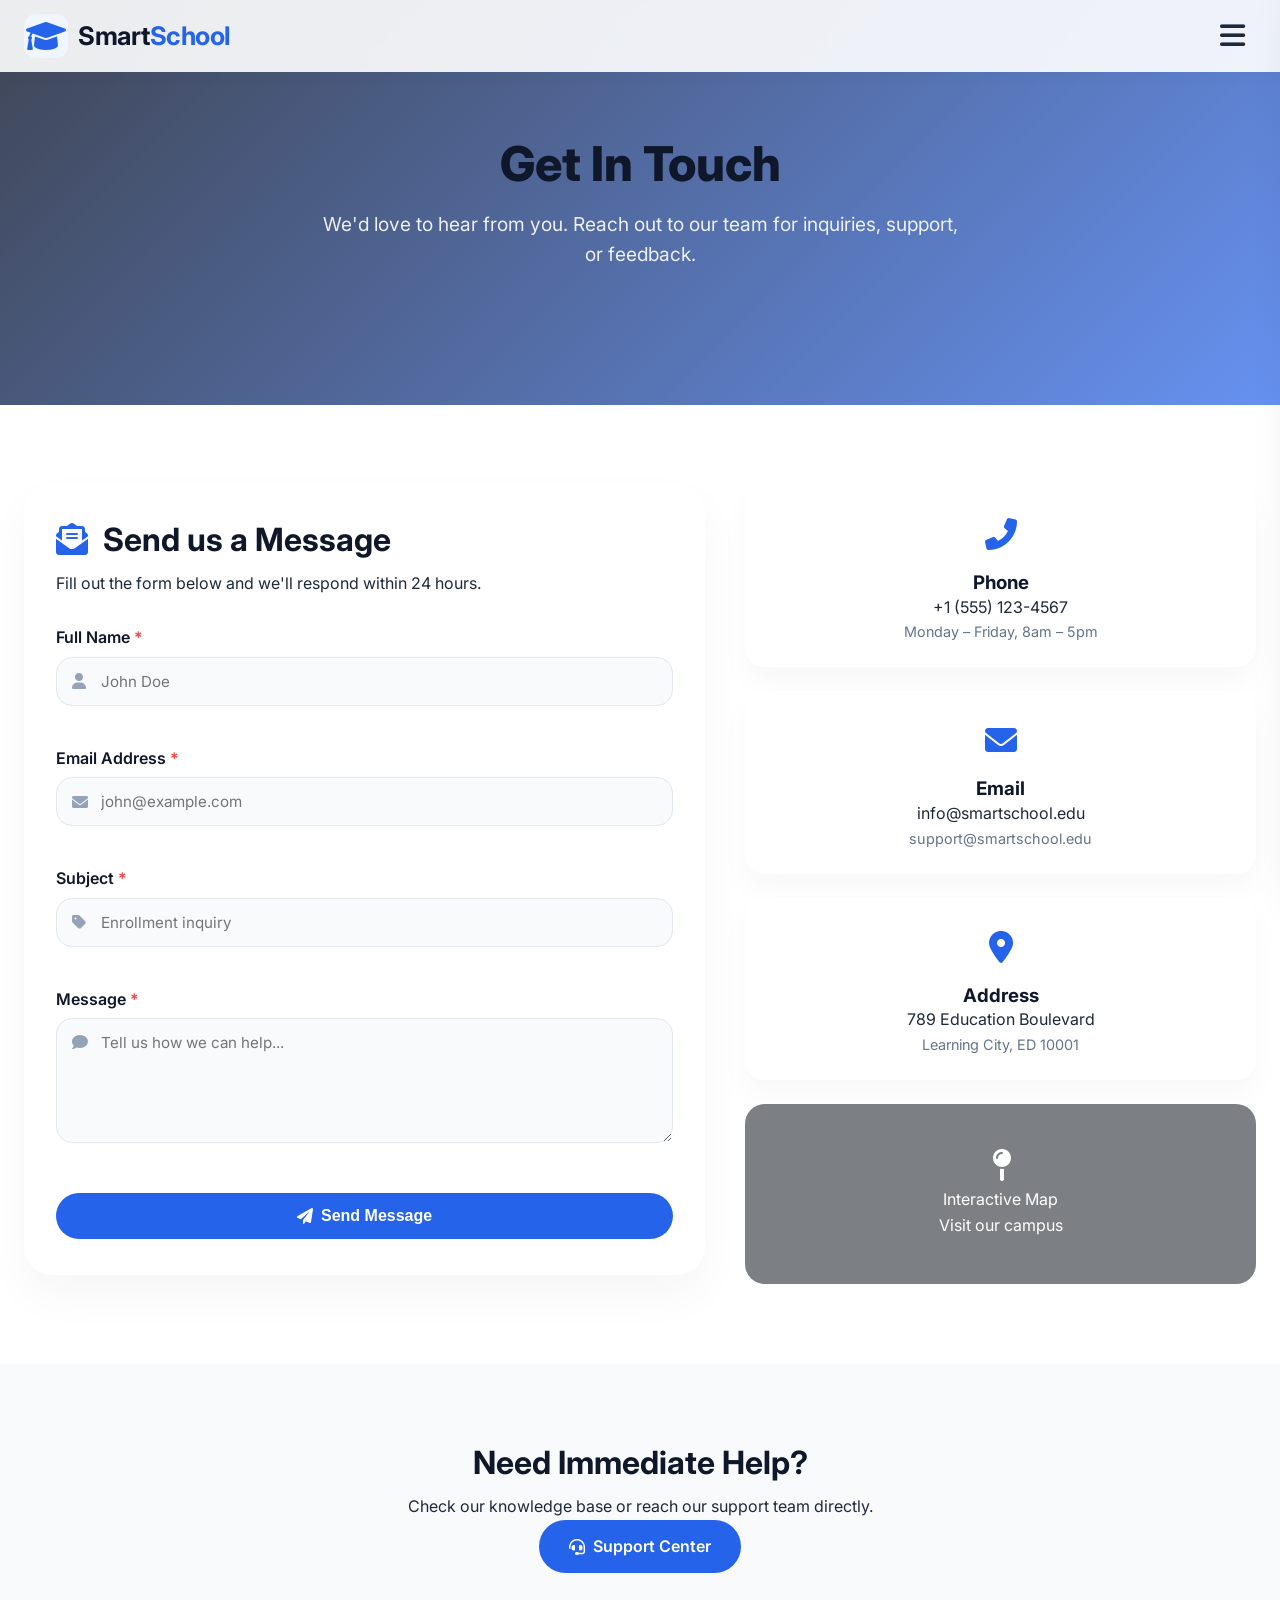
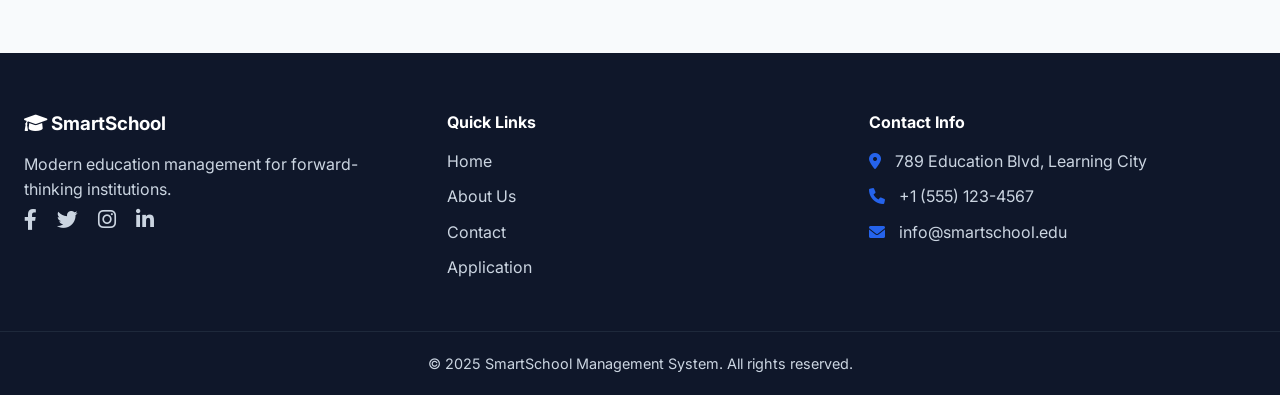
<file: contact.html>
<!DOCTYPE html>
<html lang="en">
<head>
  <meta charset="UTF-8">
  <meta name="viewport" content="width=device-width, initial-scale=1.0, viewport-fit=cover">
  <title>Contact Us | School Management System</title>
  <!-- Font Awesome 6 Icons -->
  <link rel="stylesheet" href="https://cdnjs.cloudflare.com/ajax/libs/font-awesome/6.0.0-beta3/css/all.min.css">
  <!-- Google Fonts: Inter for clean typography -->
  <link href="https://fonts.googleapis.com/css2?family=Inter:opsz,wght@14..32,400;14..32,500;14..32,600;14..32,700;14..32,800&display=swap" rel="stylesheet">
  <!-- External CSS -->
  <link rel="stylesheet" href="css/contact.css">
</head>
<body>
  <!-- Sticky Navbar with Logo and Hamburger Only -->
  <header class="navbar" id="navbar">
    <div class="container nav-container">
      <a href="index.html" class="logo-area">
        <div class="logo-icon">
          <i class="fas fa-graduation-cap"></i>
        </div>
        <span class="logo-text">Smart<span class="logo-highlight">School</span></span>
      </a>
      <!-- Hamburger menu button (only icon shown) -->
      <button class="hamburger-btn" id="hamburgerBtn" aria-label="Open navigation menu">
        <i class="fas fa-bars"></i>
      </button>
    </div>
  </header>

  <!-- Sidebar Overlay (closes sidebar when clicked outside) -->
  <div class="sidebar-overlay" id="sidebarOverlay"></div>

  <!-- Sidebar Navigation Menu -->
  <nav class="sidebar" id="sidebar">
    <div class="sidebar-header">
      <span class="sidebar-title">Menu</span>
      <button class="close-sidebar-btn" id="closeSidebarBtn" aria-label="Close menu">
        <i class="fas fa-times"></i>
      </button>
    </div>
    <ul class="sidebar-nav">
      <li><a href="index.html" class="nav-link">Home</a></li>
      <li><a href="about.html" class="nav-link">About Us</a></li>
      <li><a href="contact.html" class="nav-link active">Contact Us</a></li>
      <li><a href="aplication.html" class="nav-link">Application</a></li>
      <li><a href="track.html" class="nav-link">Track Application</a></li>
      <li><a href="parent-panel.html" class="nav-link panel-link"><i class="fas fa-user-friends"></i> Parent Panel</a></li>
      <li><a href="teacher-panel.html" class="nav-link panel-link"><i class="fas fa-chalkboard-teacher"></i> Teacher Panel</a></li>
      <li><a href="admin-panel.html" class="nav-link panel-link"><i class="fas fa-user-shield"></i> Admin Panel</a></li>
    </ul>
  </nav>

  <main>
    <!-- Hero Section for Contact Page -->
    <section class="contact-hero">
      <div class="hero-overlay"></div>
      <div class="container hero-content">
        <h1 class="hero-title">Get In Touch</h1>
        <p class="hero-subtitle">We'd love to hear from you. Reach out to our team for inquiries, support, or feedback.</p>
      </div>
    </section>

    <!-- Contact Section: Form + Info Cards -->
    <section class="contact-section section-padding">
      <div class="container contact-grid">
        <!-- Contact Form Card -->
        <div class="contact-form-card">
          <div class="card-header">
            <h2><i class="fas fa-envelope-open-text"></i> Send us a Message</h2>
            <p>Fill out the form below and we'll respond within 24 hours.</p>
          </div>
          <form id="contactForm" novalidate>
            <div class="form-group">
              <label for="name">Full Name <span>*</span></label>
              <div class="input-wrapper">
                <i class="fas fa-user"></i>
                <input type="text" id="name" placeholder="John Doe" required>
              </div>
              <small class="error-message" id="nameError"></small>
            </div>
            <div class="form-group">
              <label for="email">Email Address <span>*</span></label>
              <div class="input-wrapper">
                <i class="fas fa-envelope"></i>
                <input type="email" id="email" placeholder="john@example.com" required>
              </div>
              <small class="error-message" id="emailError"></small>
            </div>
            <div class="form-group">
              <label for="subject">Subject <span>*</span></label>
              <div class="input-wrapper">
                <i class="fas fa-tag"></i>
                <input type="text" id="subject" placeholder="Enrollment inquiry" required>
              </div>
              <small class="error-message" id="subjectError"></small>
            </div>
            <div class="form-group">
              <label for="message">Message <span>*</span></label>
              <div class="input-wrapper textarea-wrapper">
                <i class="fas fa-comment"></i>
                <textarea id="message" rows="5" placeholder="Tell us how we can help..." required></textarea>
              </div>
              <small class="error-message" id="messageError"></small>
            </div>
            <button type="submit" class="btn btn-primary btn-submit">
              <i class="fas fa-paper-plane"></i> Send Message
            </button>
            <!-- Success message (hidden by default) -->
            <div class="success-message" id="successMessage">
              <i class="fas fa-check-circle"></i> Your message has been sent successfully! We'll get back to you soon.
            </div>
          </form>
        </div>

        <!-- Contact Information Cards -->
        <div class="contact-info-column">
          <div class="info-card">
            <div class="info-icon"><i class="fas fa-phone-alt"></i></div>
            <h3>Phone</h3>
            <p>+1 (555) 123-4567</p>
            <p class="info-sub">Monday – Friday, 8am – 5pm</p>
          </div>
          <div class="info-card">
            <div class="info-icon"><i class="fas fa-envelope"></i></div>
            <h3>Email</h3>
            <p>info@smartschool.edu</p>
            <p class="info-sub">support@smartschool.edu</p>
          </div>
          <div class="info-card">
            <div class="info-icon"><i class="fas fa-map-marker-alt"></i></div>
            <h3>Address</h3>
            <p>789 Education Boulevard</p>
            <p class="info-sub">Learning City, ED 10001</p>
          </div>
          <!-- Map Placeholder -->
          <div class="map-placeholder">
            <div class="map-overlay">
              <i class="fas fa-map-pin"></i>
              <span>Interactive Map</span>
              <p>Visit our campus</p>
            </div>
          </div>
        </div>
      </div>
    </section>

    <!-- Quick Support / FAQ teaser -->
    <section class="quick-support section-padding bg-light">
      <div class="container support-content">
        <h2>Need Immediate Help?</h2>
        <p>Check our knowledge base or reach our support team directly.</p>
        <a href="#" class="btn btn-primary"><i class="fas fa-headset"></i> Support Center</a>
      </div>
    </section>
  </main>

  <!-- Footer -->
  <footer class="footer">
    <div class="container footer-grid">
      <div class="footer-col">
        <h3><i class="fas fa-graduation-cap"></i> SmartSchool</h3>
        <p>Modern education management for forward-thinking institutions.</p>
        <div class="social-icons">
          <a href="#" aria-label="Facebook"><i class="fab fa-facebook-f"></i></a>
          <a href="#" aria-label="Twitter"><i class="fab fa-twitter"></i></a>
          <a href="#" aria-label="Instagram"><i class="fab fa-instagram"></i></a>
          <a href="#" aria-label="LinkedIn"><i class="fab fa-linkedin-in"></i></a>
        </div>
      </div>
      <div class="footer-col">
        <h4>Quick Links</h4>
        <ul>
          <li><a href="index.html">Home</a></li>
          <li><a href="about.html">About Us</a></li>
          <li><a href="contact.html">Contact</a></li>
          <li><a href="aplication.html">Application</a></li>
        </ul>
      </div>
      <div class="footer-col">
        <h4>Contact Info</h4>
        <ul class="contact-info">
          <li><i class="fas fa-map-marker-alt"></i> 789 Education Blvd, Learning City</li>
          <li><i class="fas fa-phone"></i> +1 (555) 123-4567</li>
          <li><i class="fas fa-envelope"></i> info@smartschool.edu</li>
        </ul>
      </div>
    </div>
    <div class="footer-bottom container">
      <p>&copy; 2025 SmartSchool Management System. All rights reserved.</p>
    </div>
  </footer>

  <!-- External JavaScript -->
  <script src="js/contact.js"></script>
</body>
</html>
</file>
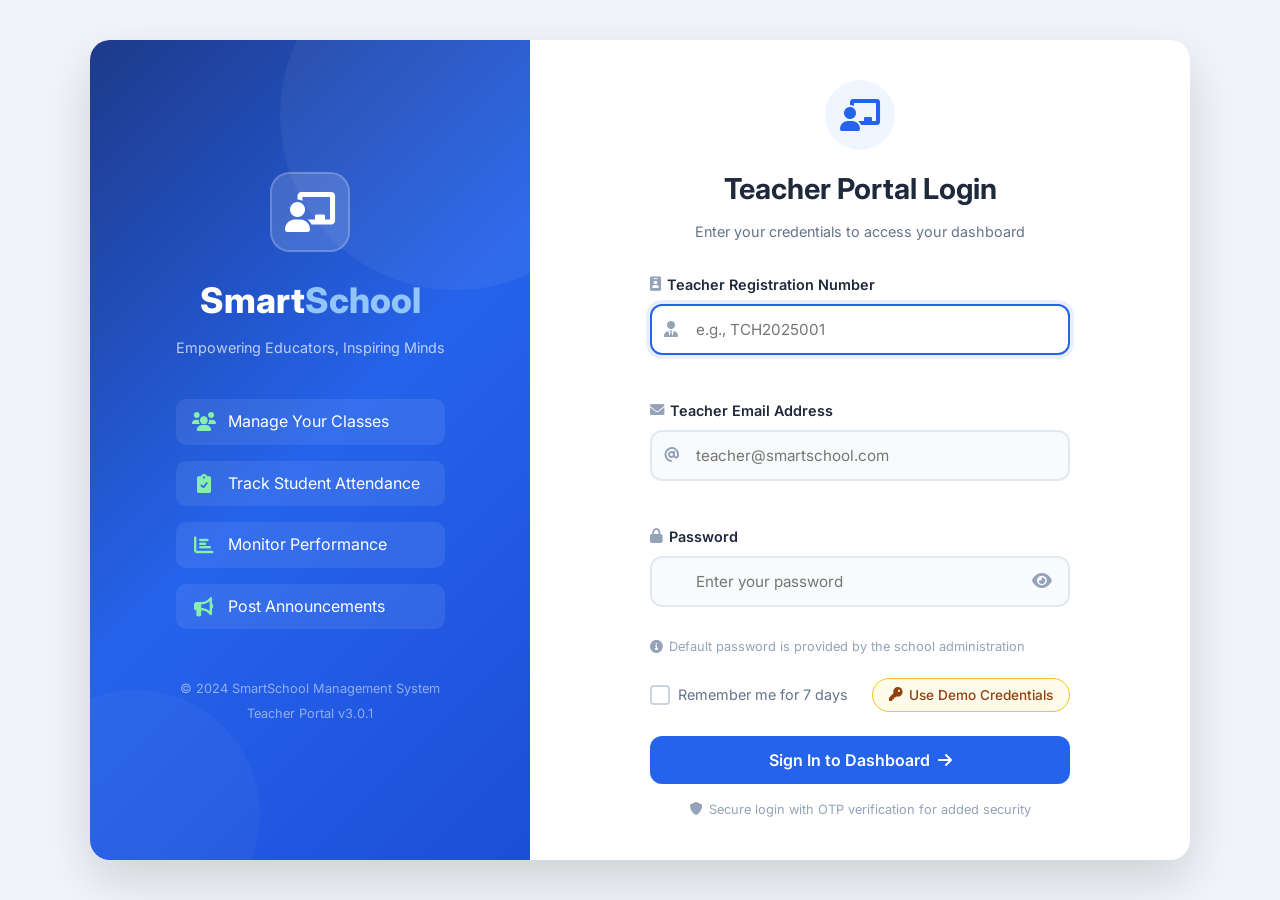
<file: teacher-panel.html>
<!DOCTYPE html>
<html lang="en">
<head>
    <meta charset="UTF-8">
    <meta name="viewport" content="width=device-width, initial-scale=1.0, viewport-fit=cover">
    <title>SmartSchool Teacher Portal</title>
    
    <!-- Font Awesome 6 -->
    <link rel="stylesheet" href="https://cdnjs.cloudflare.com/ajax/libs/font-awesome/6.0.0-beta3/css/all.min.css">
    
    <!-- Google Fonts -->
    <link href="https://fonts.googleapis.com/css2?family=Inter:opsz,wght@14..32,400;14..32,500;14..32,600;14..32,700;14..32,800&display=swap" rel="stylesheet">
    
    <!-- External CSS -->
    <link rel="stylesheet" href="css/teacher-panel.css">
</head>
<body>

    <!-- ==================== LOGIN PAGE ==================== -->
    <div id="loginPage" class="page-container">
        <!-- Loading Overlay -->
        <div class="loading-overlay" id="loadingOverlay">
            <div class="spinner-container">
                <div class="spinner"></div>
                <p id="loadingText">Processing...</p>
            </div>
        </div>

        <!-- Success Overlay -->
        <div class="success-overlay" id="successOverlay">
            <div class="success-animation">
                <div class="checkmark-circle">
                    <i class="fas fa-check"></i>
                </div>
                <h2 id="successTitle">Authentication Successful!</h2>
                <p id="successMessage">Redirecting to your teacher dashboard...</p>
                <div class="progress-bar">
                    <div class="progress-fill" id="progressFill"></div>
                </div>
            </div>
        </div>

        <!-- Auth Container -->
        <div class="auth-container">
            <!-- Left Panel - Branding -->
            <div class="auth-left-panel">
                <div class="branding-content">
                    <div class="school-logo-container">
                        <div class="school-logo">
                            <i class="fas fa-chalkboard-teacher"></i>
                        </div>
                        <h1>Smart<span>School</span></h1>
                        <p class="school-motto">Empowering Educators, Inspiring Minds</p>
                    </div>

                    <div class="branding-features">
                        <div class="feature-item">
                            <i class="fas fa-users"></i>
                            <span>Manage Your Classes</span>
                        </div>
                        <div class="feature-item">
                            <i class="fas fa-clipboard-check"></i>
                            <span>Track Student Attendance</span>
                        </div>
                        <div class="feature-item">
                            <i class="fas fa-chart-bar"></i>
                            <span>Monitor Performance</span>
                        </div>
                        <div class="feature-item">
                            <i class="fas fa-bullhorn"></i>
                            <span>Post Announcements</span>
                        </div>
                    </div>

                    <div class="branding-footer">
                        <p>&copy; 2024 SmartSchool Management System</p>
                        <p>Teacher Portal v3.0.1</p>
                    </div>
                </div>
            </div>

            <!-- Right Panel - Forms -->
            <div class="auth-right-panel">
                <div class="auth-form-container">
                    <!-- Login Form -->
                    <div class="auth-form active" id="loginFormSection">
                        <div class="form-header">
                            <div class="form-header-icon">
                                <i class="fas fa-chalkboard-teacher"></i>
                            </div>
                            <h2>Teacher Portal Login</h2>
                            <p>Enter your credentials to access your dashboard</p>
                        </div>

                        <form id="loginFormElement" novalidate autocomplete="off">
                            <div class="input-group">
                                <label for="teacherRegNumber">
                                    <i class="fas fa-id-badge"></i>
                                    Teacher Registration Number
                                </label>
                                <div class="input-field">
                                    <input type="text" id="teacherRegNumber" name="teacherRegNumber" 
                                           placeholder="e.g., TCH2025001" required autocomplete="off">
                                    <span class="input-icon"><i class="fas fa-user-tie"></i></span>
                                </div>
                                <span class="error-message" id="regNumError"></span>
                            </div>

                            <div class="input-group">
                                <label for="teacherEmail">
                                    <i class="fas fa-envelope"></i>
                                    Teacher Email Address
                                </label>
                                <div class="input-field">
                                    <input type="email" id="teacherEmail" name="teacherEmail" 
                                           placeholder="teacher@smartschool.com" required autocomplete="off">
                                    <span class="input-icon"><i class="fas fa-at"></i></span>
                                </div>
                                <span class="error-message" id="emailError"></span>
                            </div>

                            <div class="input-group">
                                <label for="teacherPassword">
                                    <i class="fas fa-lock"></i>
                                    Password
                                </label>
                                <div class="input-field">
                                    <input type="password" id="teacherPassword" name="teacherPassword" 
                                           placeholder="Enter your password" required autocomplete="off">
                                    <button type="button" class="toggle-password" id="togglePasswordBtn">
                                        <i class="fas fa-eye"></i>
                                    </button>
                                </div>
                                <span class="error-message" id="passwordError"></span>
                                <span class="help-text">
                                    <i class="fas fa-info-circle"></i>
                                    Default password is provided by the school administration
                                </span>
                            </div>

                            <div class="form-options">
                                <label class="remember-me">
                                    <input type="checkbox" id="rememberMeCheckbox">
                                    <span class="checkmark"></span>
                                    Remember me for 7 days
                                </label>
                                <button type="button" class="btn-demo-credentials" id="btnDemoCredentials">
                                    <i class="fas fa-key"></i> Use Demo Credentials
                                </button>
                            </div>

                            <button type="submit" class="btn-login" id="loginSubmitBtn">
                                <span>Sign In to Dashboard</span>
                                <i class="fas fa-arrow-right"></i>
                            </button>

                            <div class="demo-notice">
                                <p><i class="fas fa-shield-alt"></i> Secure login with OTP verification for added security</p>
                            </div>
                        </form>
                    </div>

                    <!-- OTP Form -->
                    <div class="auth-form" id="otpFormSection">
                        <div class="form-header">
                            <div class="form-header-icon otp-icon">
                                <i class="fas fa-shield-alt"></i>
                            </div>
                            <h2>OTP Verification</h2>
                            <p>Enter the 6-digit verification code</p>
                            <p class="otp-sent-to" id="otpSentToEmail"></p>
                            <p class="otp-hint">Check your email inbox for the code</p>
                        </div>

                        <!-- DYNAMIC OTP DISPLAY BOX (VISIBLE) -->
                        <div class="otp-display-box" id="otpDisplayBox">
                            <div class="otp-display-header">
                                <i class="fas fa-envelope-open-text"></i>
                                <span>Your Verification Code</span>
                            </div>
                            <div class="otp-display-code" id="otpDisplayCode">------</div>
                            <div class="otp-display-footer">
                                <i class="fas fa-info-circle"></i>
                                <span>This code is shown for demo purposes. In production, it would be sent via email/SMS.</span>
                            </div>
                        </div>

                        <form id="otpFormElement" novalidate autocomplete="off">
                            <div class="otp-input-container" id="otpInputContainer">
                                <input type="text" class="otp-input" maxlength="1" inputmode="numeric" pattern="[0-9]" data-index="0" autocomplete="off">
                                <input type="text" class="otp-input" maxlength="1" inputmode="numeric" pattern="[0-9]" data-index="1" autocomplete="off">
                                <input type="text" class="otp-input" maxlength="1" inputmode="numeric" pattern="[0-9]" data-index="2" autocomplete="off">
                                <input type="text" class="otp-input" maxlength="1" inputmode="numeric" pattern="[0-9]" data-index="3" autocomplete="off">
                                <input type="text" class="otp-input" maxlength="1" inputmode="numeric" pattern="[0-9]" data-index="4" autocomplete="off">
                                <input type="text" class="otp-input" maxlength="1" inputmode="numeric" pattern="[0-9]" data-index="5" autocomplete="off">
                            </div>
                            <span class="error-message" id="otpError"></span>

                            <div class="otp-timer" id="otpTimerDisplay">
                                <i class="fas fa-clock"></i>
                                <span>Code expires in: <strong id="timerCountdown">02:00</strong></span>
                            </div>

                            <button type="submit" class="btn-login btn-verify" id="verifyOtpSubmitBtn">
                                <span>Verify & Continue</span>
                                <i class="fas fa-check-circle"></i>
                            </button>

                            <div class="resend-otp">
                                <p>Didn't receive the code?</p>
                                <button type="button" class="btn-resend" id="resendOtpButton" disabled>
                                    <i class="fas fa-redo-alt"></i> Resend New Code
                                </button>
                                <span class="resend-timer" id="resendTimerDisplay">in 30s</span>
                            </div>

                            <button type="button" class="btn-back" id="backToLoginButton">
                                <i class="fas fa-arrow-left"></i> Back to Login
                            </button>
                        </form>
                    </div>
                </div>
            </div>
        </div>
    </div>

    <!-- ==================== DASHBOARD PAGE ==================== -->
    <div id="dashboardPage" class="page-container" style="display: none;">
        <div class="dashboard-container">
            <!-- Sidebar Overlay -->
            <div class="sidebar-overlay" id="sidebarOverlay"></div>

            <!-- Sidebar -->
            <aside class="sidebar" id="sidebar">
                <div class="sidebar-header">
                    <div class="sidebar-logo">
                        <i class="fas fa-chalkboard-teacher"></i>
                        <span>Smart<span>School</span></span>
                    </div>
                    <button class="sidebar-close-btn" id="sidebarCloseBtn">
                        <i class="fas fa-times"></i>
                    </button>
                </div>

                <div class="teacher-profile">
                    <div class="teacher-avatar">
                        <i class="fas fa-user-tie"></i>
                    </div>
                    <div class="teacher-info">
                        <h4 id="teacherName">Mr. James Anderson</h4>
                        <span id="teacherSubject">Mathematics Teacher</span>
                    </div>
                </div>

                <nav class="sidebar-nav">
                    <ul>
                        <li><a href="#" class="nav-link active" data-section="dashboard"><i class="fas fa-th-large"></i><span>Dashboard</span></a></li>
                        <li><a href="#" class="nav-link" data-section="classes"><i class="fas fa-users"></i><span>My Classes</span></a></li>
                        <li><a href="#" class="nav-link" data-section="attendance"><i class="fas fa-clipboard-check"></i><span>Attendance</span></a></li>
                        <li><a href="#" class="nav-link" data-section="grades"><i class="fas fa-chart-bar"></i><span>Student Grades</span></a></li>
                        <li><a href="#" class="nav-link" data-section="announcements"><i class="fas fa-bullhorn"></i><span>Announcements</span></a></li>
                        <li><a href="#" class="nav-link" data-section="schedule"><i class="fas fa-calendar-alt"></i><span>Schedule</span></a></li>
                        <li><a href="#" class="nav-link" data-section="messages"><i class="fas fa-envelope"></i><span>Messages</span><span class="badge">5</span></a></li>
                        <li><a href="#" class="nav-link" data-section="profile"><i class="fas fa-user-cog"></i><span>Profile Settings</span></a></li>
                    </ul>
                </nav>

                <div class="sidebar-footer">
                    <button class="logout-btn" id="logoutBtn">
                        <i class="fas fa-sign-out-alt"></i><span>Logout</span>
                    </button>
                </div>
            </aside>

            <!-- Main Content -->
            <main class="main-content" id="mainContent">
                <header class="top-navbar">
                    <div class="top-nav-left">
                        <button class="hamburger-btn" id="hamburgerBtn"><i class="fas fa-bars"></i></button>
                        <h2 class="page-title" id="pageTitle">Teacher Dashboard</h2>
                    </div>
                    <div class="top-nav-right">
                        <div class="notification-icon"><i class="fas fa-bell"></i><span class="notification-dot"></span></div>
                        <div class="user-avatar-small"><i class="fas fa-user-tie"></i></div>
                    </div>
                </header>

                <div class="content-wrapper">
                    <!-- Welcome Card -->
                    <div class="welcome-card">
                        <div class="welcome-text">
                            <h1>Welcome back, <span id="welcomeName">Mr. Anderson</span>! 👋</h1>
                            <p>Here's your teaching overview for today.</p>
                        </div>
                        <div class="welcome-date">
                            <i class="fas fa-calendar-alt"></i>
                            <span id="currentDate"></span>
                        </div>
                    </div>

                    <!-- Stats Grid -->
                    <div class="stats-grid">
                        <div class="stat-card stat-card-blue">
                            <div class="stat-icon"><i class="fas fa-users"></i></div>
                            <div class="stat-info"><h3>6</h3><p>Active Classes</p></div>
                        </div>
                        <div class="stat-card stat-card-green">
                            <div class="stat-icon"><i class="fas fa-user-graduate"></i></div>
                            <div class="stat-info"><h3>180</h3><p>Total Students</p></div>
                        </div>
                        <div class="stat-card stat-card-purple">
                            <div class="stat-icon"><i class="fas fa-calendar-check"></i></div>
                            <div class="stat-info"><h3>92%</h3><p>Avg Attendance</p></div>
                        </div>
                        <div class="stat-card stat-card-orange">
                            <div class="stat-icon"><i class="fas fa-tasks"></i></div>
                            <div class="stat-info"><h3>12</h3><p>Pending Tasks</p></div>
                        </div>
                    </div>

                    <!-- Content Row 1 -->
                    <div class="content-row">
                        <div class="card">
                            <div class="card-header">
                                <h3><i class="fas fa-calendar-day"></i> Today's Schedule</h3>
                                <a href="#" class="view-all">Full Schedule <i class="fas fa-arrow-right"></i></a>
                            </div>
                            <div class="schedule-list">
                                <div class="schedule-item">
                                    <div class="schedule-time">08:00 AM</div>
                                    <div class="schedule-content">
                                        <h4>Mathematics - Grade 5A</h4>
                                        <p><i class="fas fa-door-open"></i> Room 201</p>
                                    </div>
                                    <span class="schedule-status active">In Progress</span>
                                </div>
                                <div class="schedule-item">
                                    <div class="schedule-time">10:00 AM</div>
                                    <div class="schedule-content">
                                        <h4>Algebra - Grade 7B</h4>
                                        <p><i class="fas fa-door-open"></i> Room 305</p>
                                    </div>
                                    <span class="schedule-status upcoming">Upcoming</span>
                                </div>
                                <div class="schedule-item">
                                    <div class="schedule-time">01:00 PM</div>
                                    <div class="schedule-content">
                                        <h4>Geometry - Grade 8A</h4>
                                        <p><i class="fas fa-door-open"></i> Room 102</p>
                                    </div>
                                    <span class="schedule-status upcoming">Upcoming</span>
                                </div>
                                <div class="schedule-item">
                                    <div class="schedule-time">03:00 PM</div>
                                    <div class="schedule-content">
                                        <h4>Staff Meeting</h4>
                                        <p><i class="fas fa-door-open"></i> Conference Hall</p>
                                    </div>
                                    <span class="schedule-status upcoming">Upcoming</span>
                                </div>
                            </div>
                        </div>

                        <div class="card">
                            <div class="card-header">
                                <h3><i class="fas fa-bolt"></i> Quick Actions</h3>
                            </div>
                            <div class="quick-actions-grid">
                                <button class="quick-action-btn">
                                    <i class="fas fa-clipboard-check"></i>
                                    <span>Take Attendance</span>
                                </button>
                                <button class="quick-action-btn">
                                    <i class="fas fa-plus-circle"></i>
                                    <span>Add Grades</span>
                                </button>
                                <button class="quick-action-btn">
                                    <i class="fas fa-bullhorn"></i>
                                    <span>Post Announcement</span>
                                </button>
                                <button class="quick-action-btn">
                                    <i class="fas fa-envelope"></i>
                                    <span>Message Parents</span>
                                </button>
                                <button class="quick-action-btn">
                                    <i class="fas fa-file-alt"></i>
                                    <span>Create Assignment</span>
                                </button>
                                <button class="quick-action-btn">
                                    <i class="fas fa-calendar-plus"></i>
                                    <span>Schedule Event</span>
                                </button>
                            </div>
                        </div>
                    </div>

                    <!-- Content Row 2 -->
                    <div class="content-row">
                        <div class="card">
                            <div class="card-header">
                                <h3><i class="fas fa-bullhorn"></i> Recent Announcements</h3>
                                <a href="#" class="view-all">View All <i class="fas fa-arrow-right"></i></a>
                            </div>
                            <div class="announcements-list">
                                <div class="announcement-item unread">
                                    <div class="announcement-icon"><i class="fas fa-calendar-alt"></i></div>
                                    <div class="announcement-content">
                                        <p><strong>Staff Meeting</strong> - All teachers meeting on Friday at 3:00 PM.</p>
                                        <span class="announcement-time">Posted 2 hours ago</span>
                                    </div>
                                </div>
                                <div class="announcement-item unread">
                                    <div class="announcement-icon"><i class="fas fa-exclamation-triangle"></i></div>
                                    <div class="announcement-content">
                                        <p><strong>Grade Submission Deadline</strong> - Term 2 grades due by March 25th.</p>
                                        <span class="announcement-time">Posted 1 day ago</span>
                                    </div>
                                </div>
                                <div class="announcement-item">
                                    <div class="announcement-icon"><i class="fas fa-trophy"></i></div>
                                    <div class="announcement-content">
                                        <p><strong>Science Fair</strong> - Volunteers needed for judging on March 18th.</p>
                                        <span class="announcement-time">Posted 3 days ago</span>
                                    </div>
                                </div>
                            </div>
                        </div>

                        <div class="card">
                            <div class="card-header">
                                <h3><i class="fas fa-chart-line"></i> Class Performance</h3>
                                <a href="#" class="view-all">Details <i class="fas fa-arrow-right"></i></a>
                            </div>
                            <div class="performance-list">
                                <div class="performance-item">
                                    <div class="performance-class">
                                        <span class="class-badge grade-a">5A</span>
                                        <span>Mathematics</span>
                                    </div>
                                    <div class="performance-bar-container">
                                        <div class="performance-bar" style="width: 88%; background: #10b981;"></div>
                                    </div>
                                    <span class="performance-value">88%</span>
                                </div>
                                <div class="performance-item">
                                    <div class="performance-class">
                                        <span class="class-badge grade-b">7B</span>
                                        <span>Algebra</span>
                                    </div>
                                    <div class="performance-bar-container">
                                        <div class="performance-bar" style="width: 76%; background: #3b82f6;"></div>
                                    </div>
                                    <span class="performance-value">76%</span>
                                </div>
                                <div class="performance-item">
                                    <div class="performance-class">
                                        <span class="class-badge grade-a">8A</span>
                                        <span>Geometry</span>
                                    </div>
                                    <div class="performance-bar-container">
                                        <div class="performance-bar" style="width: 92%; background: #10b981;"></div>
                                    </div>
                                    <span class="performance-value">92%</span>
                                </div>
                                <div class="performance-item">
                                    <div class="performance-class">
                                        <span class="class-badge grade-c">6C</span>
                                        <span>General Math</span>
                                    </div>
                                    <div class="performance-bar-container">
                                        <div class="performance-bar" style="width: 65%; background: #f59e0b;"></div>
                                    </div>
                                    <span class="performance-value">65%</span>
                                </div>
                            </div>
                        </div>
                    </div>
                </div>
            </main>
        </div>
    </div>

    <!-- External JavaScript -->
    <script src="js/teacher-panel.js"></script>
</body>
</html>
</file>
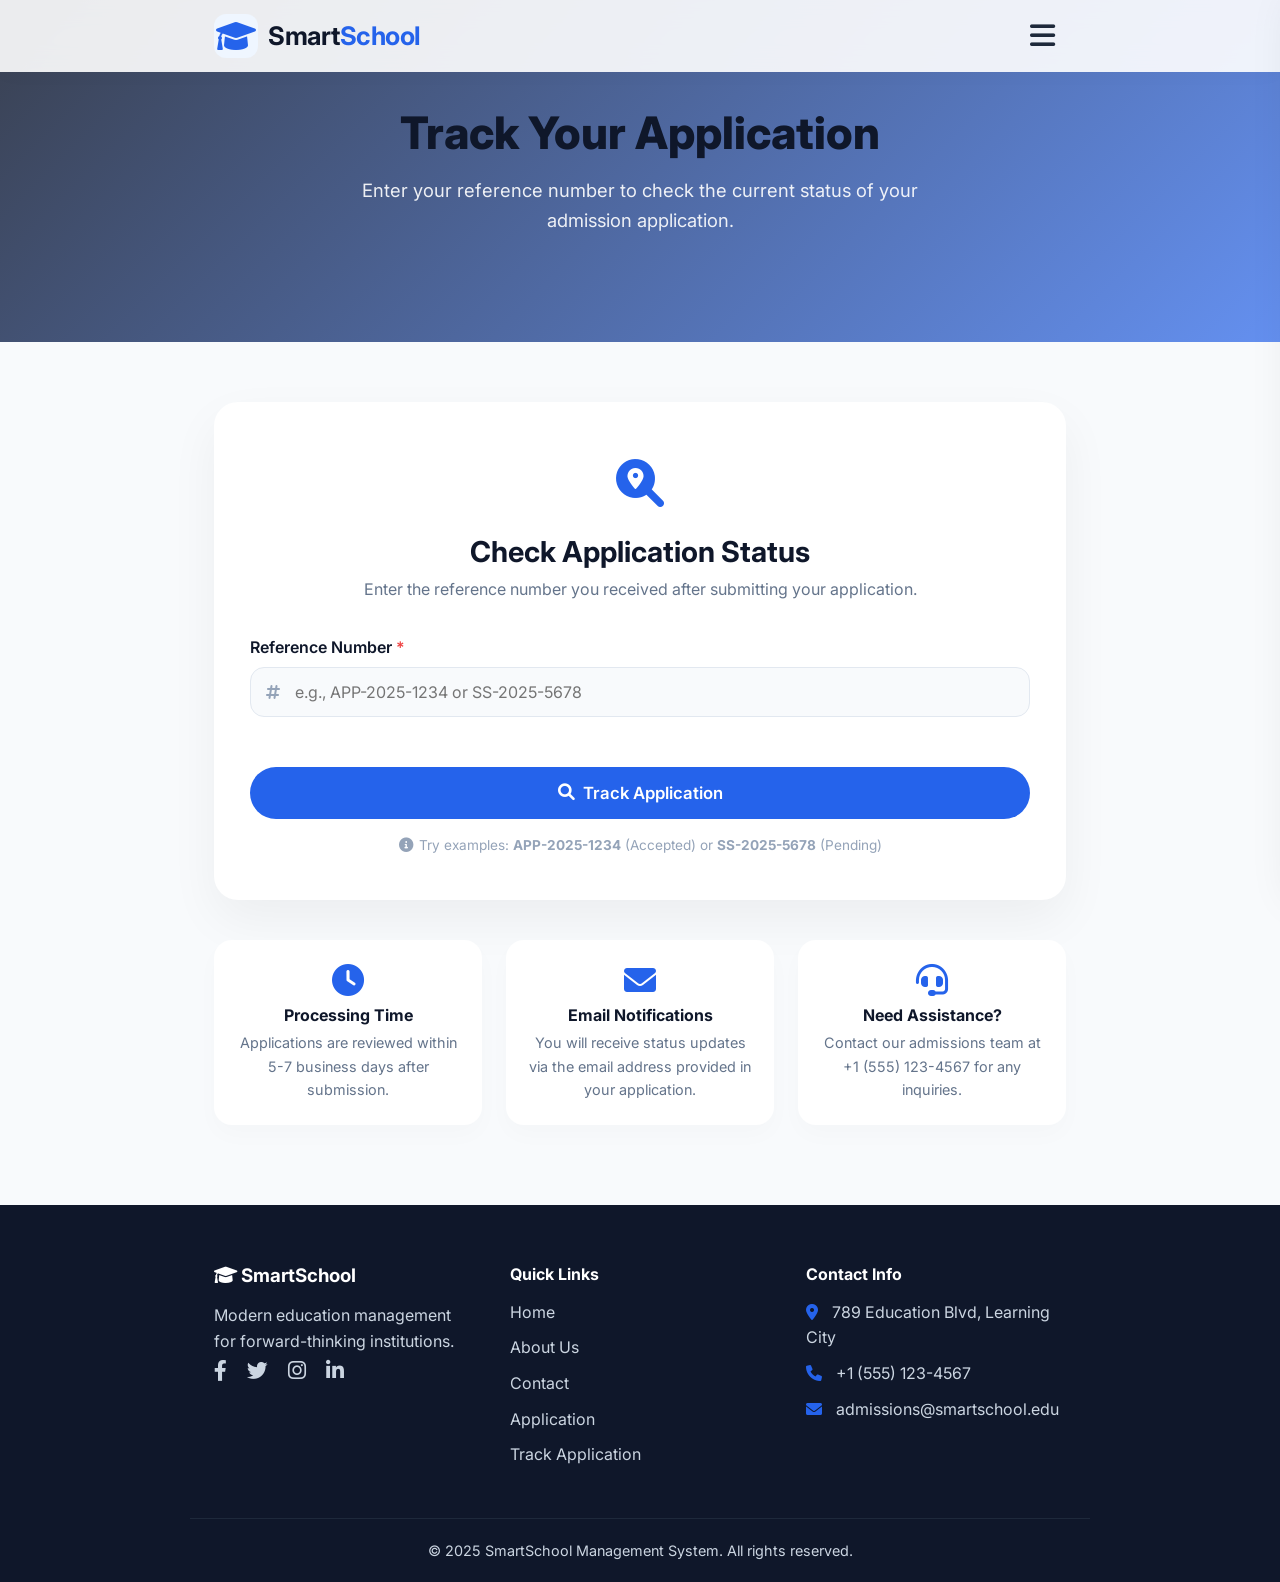
<file: track.html>
<!DOCTYPE html>
<html lang="en">
<head>
  <meta charset="UTF-8">
  <meta name="viewport" content="width=device-width, initial-scale=1.0, viewport-fit=cover">
  <title>Track Application | School Management System</title>
  <!-- Font Awesome 6 Icons -->
  <link rel="stylesheet" href="https://cdnjs.cloudflare.com/ajax/libs/font-awesome/6.0.0-beta3/css/all.min.css">
  <!-- Google Fonts: Inter for clean typography -->
  <link href="https://fonts.googleapis.com/css2?family=Inter:opsz,wght@14..32,400;14..32,500;14..32,600;14..32,700;14..32,800&display=swap" rel="stylesheet">
  <!-- External CSS -->
  <link rel="stylesheet" href="css/track.css">
</head>
<body>
  <!-- Sticky Navbar with Logo and Hamburger Only -->
  <header class="navbar" id="navbar">
    <div class="container nav-container">
      <a href="index.html" class="logo-area">
        <div class="logo-icon">
          <i class="fas fa-graduation-cap"></i>
        </div>
        <span class="logo-text">Smart<span class="logo-highlight">School</span></span>
      </a>
      <!-- Hamburger menu button (only icon shown) -->
      <button class="hamburger-btn" id="hamburgerBtn" aria-label="Open navigation menu">
        <i class="fas fa-bars"></i>
      </button>
    </div>
  </header>

  <!-- Sidebar Overlay (closes sidebar when clicked outside) -->
  <div class="sidebar-overlay" id="sidebarOverlay"></div>

  <!-- Sidebar Navigation Menu -->
  <nav class="sidebar" id="sidebar">
    <div class="sidebar-header">
      <span class="sidebar-title">Menu</span>
      <button class="close-sidebar-btn" id="closeSidebarBtn" aria-label="Close menu">
        <i class="fas fa-times"></i>
      </button>
    </div>
    <ul class="sidebar-nav">
      <li><a href="index.html" class="nav-link">Home</a></li>
      <li><a href="about.html" class="nav-link">About Us</a></li>
      <li><a href="contact.html" class="nav-link">Contact Us</a></li>
      <li><a href="aplication.html" class="nav-link">Application</a></li>
      <li><a href="track.html" class="nav-link active">Track Application</a></li>
      <li><a href="parent-panel.html" class="nav-link panel-link"><i class="fas fa-user-friends"></i> Parent Panel</a></li>
      <li><a href="teacher-panel.html" class="nav-link panel-link"><i class="fas fa-chalkboard-teacher"></i> Teacher Panel</a></li>
      <li><a href="teacher-panel.html" class="nav-link panel-link"><i class="fas fa-user-shield"></i> Admin Panel</a></li>
    </ul>
  </nav>

  <main>
    <!-- Hero Section for Track Page -->
    <section class="track-hero">
      <div class="hero-overlay"></div>
      <div class="container hero-content">
        <h1 class="hero-title">Track Your Application</h1>
        <p class="hero-subtitle">Enter your reference number to check the current status of your admission application.</p>
      </div>
    </section>

    <!-- Tracking Section -->
    <section class="track-section section-padding">
      <div class="container">
        <!-- Tracking Card -->
        <div class="track-card">
          <!-- Card Header -->
          <div class="track-card-header">
            <div class="header-icon">
              <i class="fas fa-search-location"></i>
            </div>
            <h2>Check Application Status</h2>
            <p>Enter the reference number you received after submitting your application.</p>
          </div>

          <!-- Tracking Form -->
          <div class="track-form" id="trackFormContainer">
            <div class="input-group">
              <label for="referenceNumber">Reference Number <span class="required-star">*</span></label>
              <div class="input-wrapper">
                <i class="fas fa-hashtag"></i>
                <input 
                  type="text" 
                  id="referenceNumber" 
                  placeholder="e.g., APP-2025-1234 or SS-2025-5678" 
                  autocomplete="off"
                >
              </div>
              <small class="error-message" id="referenceError"></small>
            </div>
            <button class="btn btn-primary btn-track" id="trackBtn">
              <i class="fas fa-search"></i> Track Application
            </button>
            <div class="track-hint">
              <i class="fas fa-info-circle"></i>
              <span>Try examples: <strong>APP-2025-1234</strong> (Accepted) or <strong>SS-2025-5678</strong> (Pending)</span>
            </div>
          </div>

          <!-- Result Display Area (hidden by default) -->
          <div class="track-result" id="trackResult">
            <!-- Result content will be injected by JavaScript -->
          </div>
        </div>

        <!-- Info Cards Row -->
        <div class="info-cards-row">
          <div class="info-card-small">
            <i class="fas fa-clock"></i>
            <h4>Processing Time</h4>
            <p>Applications are reviewed within 5-7 business days after submission.</p>
          </div>
          <div class="info-card-small">
            <i class="fas fa-envelope"></i>
            <h4>Email Notifications</h4>
            <p>You will receive status updates via the email address provided in your application.</p>
          </div>
          <div class="info-card-small">
            <i class="fas fa-headset"></i>
            <h4>Need Assistance?</h4>
            <p>Contact our admissions team at +1 (555) 123-4567 for any inquiries.</p>
          </div>
        </div>
      </div>
    </section>
  </main>

  <!-- Footer -->
  <footer class="footer">
    <div class="container footer-grid">
      <div class="footer-col">
        <h3><i class="fas fa-graduation-cap"></i> SmartSchool</h3>
        <p>Modern education management for forward-thinking institutions.</p>
        <div class="social-icons">
          <a href="#" aria-label="Facebook"><i class="fab fa-facebook-f"></i></a>
          <a href="#" aria-label="Twitter"><i class="fab fa-twitter"></i></a>
          <a href="#" aria-label="Instagram"><i class="fab fa-instagram"></i></a>
          <a href="#" aria-label="LinkedIn"><i class="fab fa-linkedin-in"></i></a>
        </div>
      </div>
      <div class="footer-col">
        <h4>Quick Links</h4>
        <ul>
          <li><a href="index.html">Home</a></li>
          <li><a href="about.html">About Us</a></li>
          <li><a href="contact.html">Contact</a></li>
          <li><a href="aplication.html">Application</a></li>
          <li><a href="track.html">Track Application</a></li>
        </ul>
      </div>
      <div class="footer-col">
        <h4>Contact Info</h4>
        <ul class="contact-info">
          <li><i class="fas fa-map-marker-alt"></i> 789 Education Blvd, Learning City</li>
          <li><i class="fas fa-phone"></i> +1 (555) 123-4567</li>
          <li><i class="fas fa-envelope"></i> admissions@smartschool.edu</li>
        </ul>
      </div>
    </div>
    <div class="footer-bottom container">
      <p>&copy; 2025 SmartSchool Management System. All rights reserved.</p>
    </div>
  </footer>

  <!-- External JavaScript -->
  <script src="js/track.js"></script>
</body>
</html>
</file>
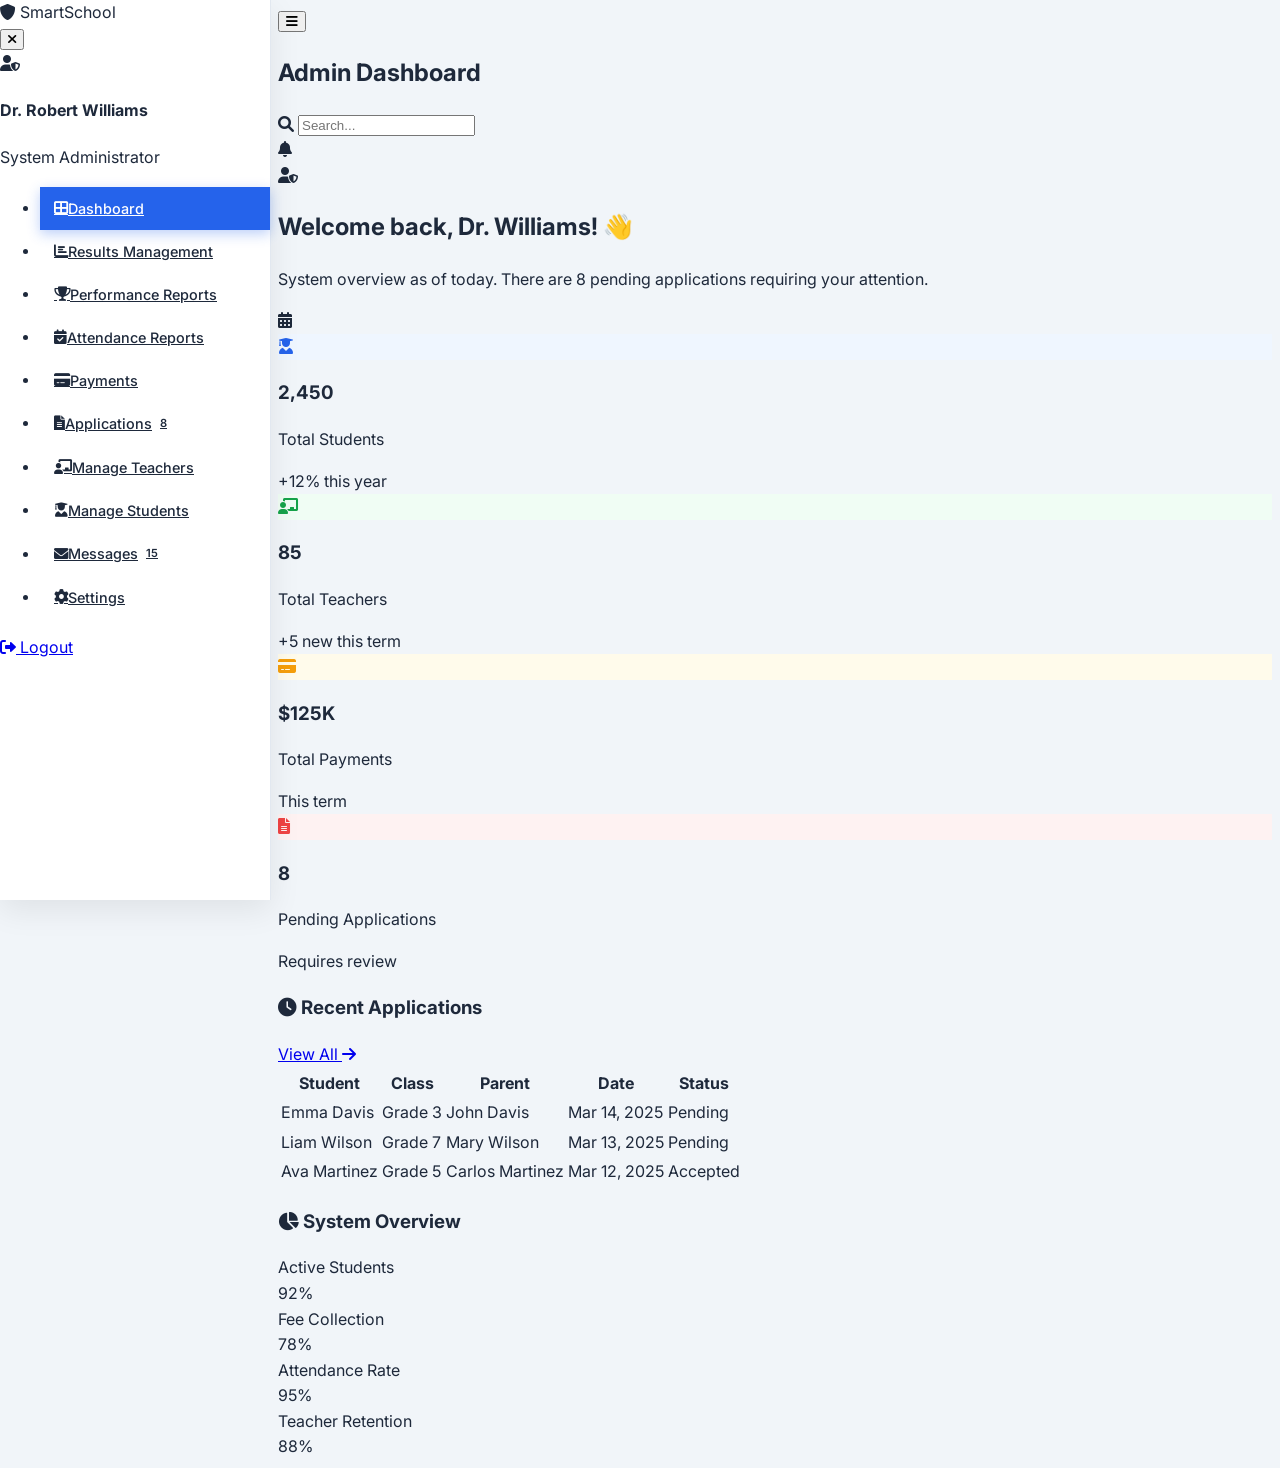
<file: html/admin-panel.html>
<!DOCTYPE html>
<html lang="en">
<head>
  <meta charset="UTF-8">
  <meta name="viewport" content="width=device-width, initial-scale=1.0, viewport-fit=cover">
  <title>Admin Panel | School Management System</title>
  <!-- Font Awesome 6 Icons -->
  <link rel="stylesheet" href="https://cdnjs.cloudflare.com/ajax/libs/font-awesome/6.0.0-beta3/css/all.min.css">
  <!-- Google Fonts: Inter for clean typography -->
  <link href="https://fonts.googleapis.com/css2?family=Inter:opsz,wght@14..32,400;14..32,500;14..32,600;14..32,700;14..32,800&display=swap" rel="stylesheet">
  <!-- External CSS -->
  <link rel="stylesheet" href="/css/admin-panel.css">
</head>
<body>
  <div class="dashboard-container">
    <!-- Sidebar Overlay for mobile -->
    <div class="sidebar-overlay" id="sidebarOverlay"></div>

    <!-- Sidebar Navigation -->
    <aside class="sidebar" id="sidebar">
      <div class="sidebar-header">
        <div class="sidebar-logo">
          <i class="fas fa-shield-alt"></i>
          <span>Smart<span>School</span></span>
        </div>
        <button class="sidebar-close-btn" id="sidebarCloseBtn" aria-label="Close sidebar">
          <i class="fas fa-times"></i>
        </button>
      </div>

      <!-- Admin Profile Summary -->
      <div class="admin-profile">
        <div class="admin-avatar">
          <i class="fas fa-user-shield"></i>
        </div>
        <div class="admin-info">
          <h4>Dr. Robert Williams</h4>
          <span>System Administrator</span>
        </div>
      </div>

      <!-- Navigation Links -->
      <nav class="sidebar-nav">
        <ul>
          <li>
            <a href="#" class="nav-link active" data-section="dashboard">
              <i class="fas fa-th-large"></i>
              <span>Dashboard</span>
            </a>
          </li>
          <li>
            <a href="#" class="nav-link" data-section="results-management">
              <i class="fas fa-chart-bar"></i>
              <span>Results Management</span>
            </a>
          </li>
          <li>
            <a href="#" class="nav-link" data-section="performance-reports">
              <i class="fas fa-trophy"></i>
              <span>Performance Reports</span>
            </a>
          </li>
          <li>
            <a href="#" class="nav-link" data-section="attendance-reports">
              <i class="fas fa-calendar-check"></i>
              <span>Attendance Reports</span>
            </a>
          </li>
          <li>
            <a href="#" class="nav-link" data-section="payments">
              <i class="fas fa-credit-card"></i>
              <span>Payments</span>
            </a>
          </li>
          <li>
            <a href="#" class="nav-link" data-section="applications">
              <i class="fas fa-file-alt"></i>
              <span>Applications</span>
              <span class="badge">8</span>
            </a>
          </li>
          <li>
            <a href="#" class="nav-link" data-section="manage-teachers">
              <i class="fas fa-chalkboard-teacher"></i>
              <span>Manage Teachers</span>
            </a>
          </li>
          <li>
            <a href="#" class="nav-link" data-section="manage-students">
              <i class="fas fa-user-graduate"></i>
              <span>Manage Students</span>
            </a>
          </li>
          <li>
            <a href="#" class="nav-link" data-section="messages">
              <i class="fas fa-envelope"></i>
              <span>Messages</span>
              <span class="badge">15</span>
            </a>
          </li>
          <li>
            <a href="#" class="nav-link" data-section="settings">
              <i class="fas fa-cog"></i>
              <span>Settings</span>
            </a>
          </li>
        </ul>
      </nav>

      <!-- Logout Button -->
      <div class="sidebar-footer">
        <a href="index.html" class="logout-btn">
          <i class="fas fa-sign-out-alt"></i>
          <span>Logout</span>
        </a>
      </div>
    </aside>

    <!-- Main Content Area -->
    <main class="main-content" id="mainContent">
      <!-- Top Navbar -->
      <header class="top-navbar" id="topNavbar">
        <div class="top-nav-left">
          <button class="hamburger-btn" id="hamburgerBtn" aria-label="Open sidebar">
            <i class="fas fa-bars"></i>
          </button>
          <h2 class="page-title" id="pageTitle">Admin Dashboard</h2>
        </div>
        <div class="top-nav-right">
          <div class="search-box">
            <i class="fas fa-search"></i>
            <input type="text" placeholder="Search..." id="globalSearch">
          </div>
          <div class="notification-icon">
            <i class="fas fa-bell"></i>
            <span class="notification-dot"></span>
          </div>
          <div class="user-avatar-small">
            <i class="fas fa-user-shield"></i>
          </div>
        </div>
      </header>

      <!-- Content Wrapper -->
      <div class="content-wrapper" id="contentWrapper">
        <!-- Dashboard Section -->
        <section class="dashboard-section active-section" id="dashboardSection">
          <!-- Welcome Card -->
          <div class="welcome-card">
            <div class="welcome-text">
              <h1>Welcome back, Dr. Williams! 👋</h1>
              <p>System overview as of today. There are 8 pending applications requiring your attention.</p>
            </div>
            <div class="welcome-date">
              <i class="fas fa-calendar-alt"></i>
              <span id="currentDate"></span>
            </div>
          </div>

          <!-- Statistics Cards Row -->
          <div class="stats-grid">
            <div class="stat-card">
              <div class="stat-icon" style="background: #eff6ff; color: #2563eb;">
                <i class="fas fa-user-graduate"></i>
              </div>
              <div class="stat-info">
                <h3>2,450</h3>
                <p>Total Students</p>
                <span class="stat-change positive">+12% this year</span>
              </div>
            </div>
            <div class="stat-card">
              <div class="stat-icon" style="background: #f0fdf4; color: #16a34a;">
                <i class="fas fa-chalkboard-teacher"></i>
              </div>
              <div class="stat-info">
                <h3>85</h3>
                <p>Total Teachers</p>
                <span class="stat-change positive">+5 new this term</span>
              </div>
            </div>
            <div class="stat-card">
              <div class="stat-icon" style="background: #fffbeb; color: #f59e0b;">
                <i class="fas fa-credit-card"></i>
              </div>
              <div class="stat-info">
                <h3>$125K</h3>
                <p>Total Payments</p>
                <span class="stat-change">This term</span>
              </div>
            </div>
            <div class="stat-card">
              <div class="stat-icon" style="background: #fef2f2; color: #ef4444;">
                <i class="fas fa-file-alt"></i>
              </div>
              <div class="stat-info">
                <h3>8</h3>
                <p>Pending Applications</p>
                <span class="stat-change negative">Requires review</span>
              </div>
            </div>
          </div>

          <!-- Recent Applications & Quick Stats Row -->
          <div class="content-row">
            <!-- Recent Applications Table -->
            <div class="card table-card">
              <div class="card-header">
                <h3><i class="fas fa-clock"></i> Recent Applications</h3>
                <a href="#" class="view-all" data-section="applications">View All <i class="fas fa-arrow-right"></i></a>
              </div>
              <div class="table-responsive">
                <table class="data-table" id="recentAppsTable">
                  <thead>
                    <tr>
                      <th>Student</th>
                      <th>Class</th>
                      <th>Parent</th>
                      <th>Date</th>
                      <th>Status</th>
                    </tr>
                  </thead>
                  <tbody>
                    <tr>
                      <td>Emma Davis</td>
                      <td>Grade 3</td>
                      <td>John Davis</td>
                      <td>Mar 14, 2025</td>
                      <td><span class="status status-pending">Pending</span></td>
                    </tr>
                    <tr>
                      <td>Liam Wilson</td>
                      <td>Grade 7</td>
                      <td>Mary Wilson</td>
                      <td>Mar 13, 2025</td>
                      <td><span class="status status-pending">Pending</span></td>
                    </tr>
                    <tr>
                      <td>Ava Martinez</td>
                      <td>Grade 5</td>
                      <td>Carlos Martinez</td>
                      <td>Mar 12, 2025</td>
                      <td><span class="status status-done">Accepted</span></td>
                    </tr>
                  </tbody>
                </table>
              </div>
            </div>

            <!-- System Overview -->
            <div class="card overview-card">
              <div class="card-header">
                <h3><i class="fas fa-chart-pie"></i> System Overview</h3>
              </div>
              <div class="overview-list">
                <div class="overview-item">
                  <span>Active Students</span>
                  <div class="progress-bar">
                    <div class="progress-fill" style="width: 92%; background: #2563eb;"></div>
                  </div>
                  <span>92%</span>
                </div>
                <div class="overview-item">
                  <span>Fee Collection</span>
                  <div class="progress-bar">
                    <div class="progress-fill" style="width: 78%; background: #16a34a;"></div>
                  </div>
                  <span>78%</span>
                </div>
                <div class="overview-item">
                  <span>Attendance Rate</span>
                  <div class="progress-bar">
                    <div class="progress-fill" style="width: 95%; background: #f59e0b;"></div>
                  </div>
                  <span>95%</span>
                </div>
                <div class="overview-item">
                  <span>Teacher Retention</span>
                  <div class="progress-bar">
                    <div class="progress-fill" style="width: 88%; background: #8b5cf6;"></div>
                  </div>
                  <span>88%</span>
                </div>
              </div>
            </div>
          </div>
        </section>

        <!-- Applications Section (Hidden by default) -->
        <section class="content-section" id="applicationsSection" style="display: none;">
          <div class="card">
            <div class="card-header">
              <h2><i class="fas fa-file-alt"></i> Application Review</h2>
              <div class="filter-group">
                <input type="text" placeholder="Filter applications..." class="table-filter" data-table="appsTable">
              </div>
            </div>
            <div class="table-responsive">
              <table class="data-table" id="appsTable">
                <thead>
                  <tr>
                    <th>Reference</th>
                    <th>Student Name</th>
                    <th>Class</th>
                    <th>Parent</th>
                    <th>Date</th>
                    <th>Status</th>
                    <th>Actions</th>
                  </tr>
                </thead>
                <tbody>
                  <tr>
                    <td>APP-2025-1001</td>
                    <td>Emma Davis</td>
                    <td>Grade 3</td>
                    <td>John Davis</td>
                    <td>Mar 14, 2025</td>
                    <td><span class="status status-pending">Pending</span></td>
                    <td>
                      <button class="btn-action accept-btn" onclick="handleApplication('APP-2025-1001', 'accept')">
                        <i class="fas fa-check"></i> Accept
                      </button>
                      <button class="btn-action reject-btn" onclick="handleApplication('APP-2025-1001', 'reject')">
                        <i class="fas fa-times"></i> Reject
                      </button>
                    </td>
                  </tr>
                  <tr>
                    <td>APP-2025-1002</td>
                    <td>Liam Wilson</td>
                    <td>Grade 7</td>
                    <td>Mary Wilson</td>
                    <td>Mar 13, 2025</td>
                    <td><span class="status status-pending">Pending</span></td>
                    <td>
                      <button class="btn-action accept-btn" onclick="handleApplication('APP-2025-1002', 'accept')">
                        <i class="fas fa-check"></i> Accept
                      </button>
                      <button class="btn-action reject-btn" onclick="handleApplication('APP-2025-1002', 'reject')">
                        <i class="fas fa-times"></i> Reject
                      </button>
                    </td>
                  </tr>
                  <tr>
                    <td>APP-2025-1003</td>
                    <td>Noah Thompson</td>
                    <td>Grade 9</td>
                    <td>Sarah Thompson</td>
                    <td>Mar 12, 2025</td>
                    <td><span class="status status-pending">Pending</span></td>
                    <td>
                      <button class="btn-action accept-btn" onclick="handleApplication('APP-2025-1003', 'accept')">
                        <i class="fas fa-check"></i> Accept
                      </button>
                      <button class="btn-action reject-btn" onclick="handleApplication('APP-2025-1003', 'reject')">
                        <i class="fas fa-times"></i> Reject
                      </button>
                    </td>
                  </tr>
                  <tr>
                    <td>APP-2025-1004</td>
                    <td>Ava Martinez</td>
                    <td>Grade 5</td>
                    <td>Carlos Martinez</td>
                    <td>Mar 12, 2025</td>
                    <td><span class="status status-done">Accepted</span></td>
                    <td><span class="text-light">Completed</span></td>
                  </tr>
                </tbody>
              </table>
            </div>
          </div>
        </section>

        <!-- Results Management Section (Hidden by default) -->
        <section class="content-section" id="resultsManagementSection" style="display: none;">
          <div class="card">
            <div class="card-header">
              <h2><i class="fas fa-chart-bar"></i> Results Management</h2>
              <div class="filter-group">
                <select class="table-filter" data-table="resultsTable">
                  <option value="">All Classes</option>
                  <option>Grade 5</option>
                  <option>Grade 6</option>
                  <option>Grade 7</option>
                  <option>Grade 8</option>
                </select>
              </div>
            </div>
            <div class="table-responsive">
              <table class="data-table" id="resultsTable">
                <thead>
                  <tr>
                    <th>Student</th>
                    <th>Subject</th>
                    <th>Score</th>
                    <th>Grade</th>
                    <th>Term</th>
                    <th>Uploaded By</th>
                  </tr>
                </thead>
                <tbody>
                  <tr><td>Emily Johnson</td><td>Math</td><td>95</td><td>A</td><td>Term 2</td><td>Mr. Chen</td></tr>
                  <tr><td>Daniel Brown</td><td>Science</td><td>88</td><td>B+</td><td>Term 2</td><td>Ms. Lee</td></tr>
                  <tr><td>Sophia Williams</td><td>English</td><td>92</td><td>A-</td><td>Term 2</td><td>Mrs. Patel</td></tr>
                  <tr><td>James Anderson</td><td>History</td><td>78</td><td>C+</td><td>Term 2</td><td>Mr. Brown</td></tr>
                </tbody>
              </table>
            </div>
          </div>
        </section>

        <!-- Payments Section (Hidden by default) -->
        <section class="content-section" id="paymentsSection" style="display: none;">
          <div class="card">
            <div class="card-header">
              <h2><i class="fas fa-credit-card"></i> Payment Status</h2>
              <div class="filter-group">
                <input type="text" placeholder="Filter payments..." class="table-filter" data-table="paymentsTable">
              </div>
            </div>
            <div class="table-responsive">
              <table class="data-table" id="paymentsTable">
                <thead>
                  <tr>
                    <th>Student</th>
                    <th>Class</th>
                    <th>Amount</th>
                    <th>Term</th>
                    <th>Status</th>
                    <th>Date</th>
                  </tr>
                </thead>
                <tbody>
                  <tr><td>Emily Johnson</td><td>Grade 5</td><td>$1,200</td><td>Term 2</td><td><span class="status status-done">Paid</span></td><td>Mar 01</td></tr>
                  <tr><td>Daniel Brown</td><td>Grade 8</td><td>$1,500</td><td>Term 2</td><td><span class="status status-done">Paid</span></td><td>Feb 28</td></tr>
                  <tr><td>Sophia Williams</td><td>Grade 3</td><td>$900</td><td>Term 2</td><td><span class="status status-pending">Pending</span></td><td>—</td></tr>
                  <tr><td>James Anderson</td><td>Grade 6</td><td>$1,100</td><td>Term 2</td><td><span class="status status-overdue">Overdue</span></td><td>—</td></tr>
                </tbody>
              </table>
            </div>
          </div>
        </section>

        <!-- Messages Section (Hidden by default) -->
        <section class="content-section" id="messagesSection" style="display: none;">
          <div class="card">
            <div class="card-header">
              <h2><i class="fas fa-envelope"></i> Message Inbox</h2>
              <span class="unread-count">3 unread</span>
            </div>
            <div class="message-list">
              <div class="message-item unread">
                <div class="msg-avatar"><i class="fas fa-user"></i></div>
                <div class="msg-content">
                  <strong>Sarah Johnson (Parent)</strong>
                  <p>Inquiry about Grade 5 admission process for next academic year.</p>
                  <span>Today, 10:30 AM</span>
                </div>
              </div>
              <div class="message-item unread">
                <div class="msg-avatar"><i class="fas fa-chalkboard-teacher"></i></div>
                <div class="msg-content">
                  <strong>Mr. Michael Chen</strong>
                  <p>Requesting approval for field trip to Science Museum on March 20th.</p>
                  <span>Yesterday, 3:15 PM</span>
                </div>
              </div>
              <div class="message-item">
                <div class="msg-avatar"><i class="fas fa-user-tie"></i></div>
                <div class="msg-content">
                  <strong>Finance Department</strong>
                  <p>Monthly fee collection report is ready for review.</p>
                  <span>Mar 12, 2025</span>
                </div>
              </div>
            </div>
          </div>
        </section>

        <!-- Other Placeholder Sections -->
        <section class="content-section" id="performanceReportsSection" style="display: none;">
          <div class="card"><div class="card-header"><h2><i class="fas fa-trophy"></i> Performance Reports</h2></div><p style="padding: 20px; color: #64748b;">Performance reports module will be available here.</p></div>
        </section>
        <section class="content-section" id="attendanceReportsSection" style="display: none;">
          <div class="card"><div class="card-header"><h2><i class="fas fa-calendar-check"></i> Attendance Reports</h2></div><p style="padding: 20px; color: #64748b;">Attendance reports module will be available here.</p></div>
        </section>
        <section class="content-section" id="manageTeachersSection" style="display: none;">
          <div class="card"><div class="card-header"><h2><i class="fas fa-chalkboard-teacher"></i> Manage Teachers</h2></div><p style="padding: 20px; color: #64748b;">Teacher management module will be available here.</p></div>
        </section>
        <section class="content-section" id="manageStudentsSection" style="display: none;">
          <div class="card"><div class="card-header"><h2><i class="fas fa-user-graduate"></i> Manage Students</h2></div><p style="padding: 20px; color: #64748b;">Student management module will be available here.</p></div>
        </section>
        <section class="content-section" id="settingsSection" style="display: none;">
          <div class="card"><div class="card-header"><h2><i class="fas fa-cog"></i> Settings</h2></div><p style="padding: 20px; color: #64748b;">System settings will be available here.</p></div>
        </section>
      </div>
    </main>
  </div>

  <!-- External JavaScript -->
  <script src="/js/admin-panel.js"></script>
</body>
</html>
</file>
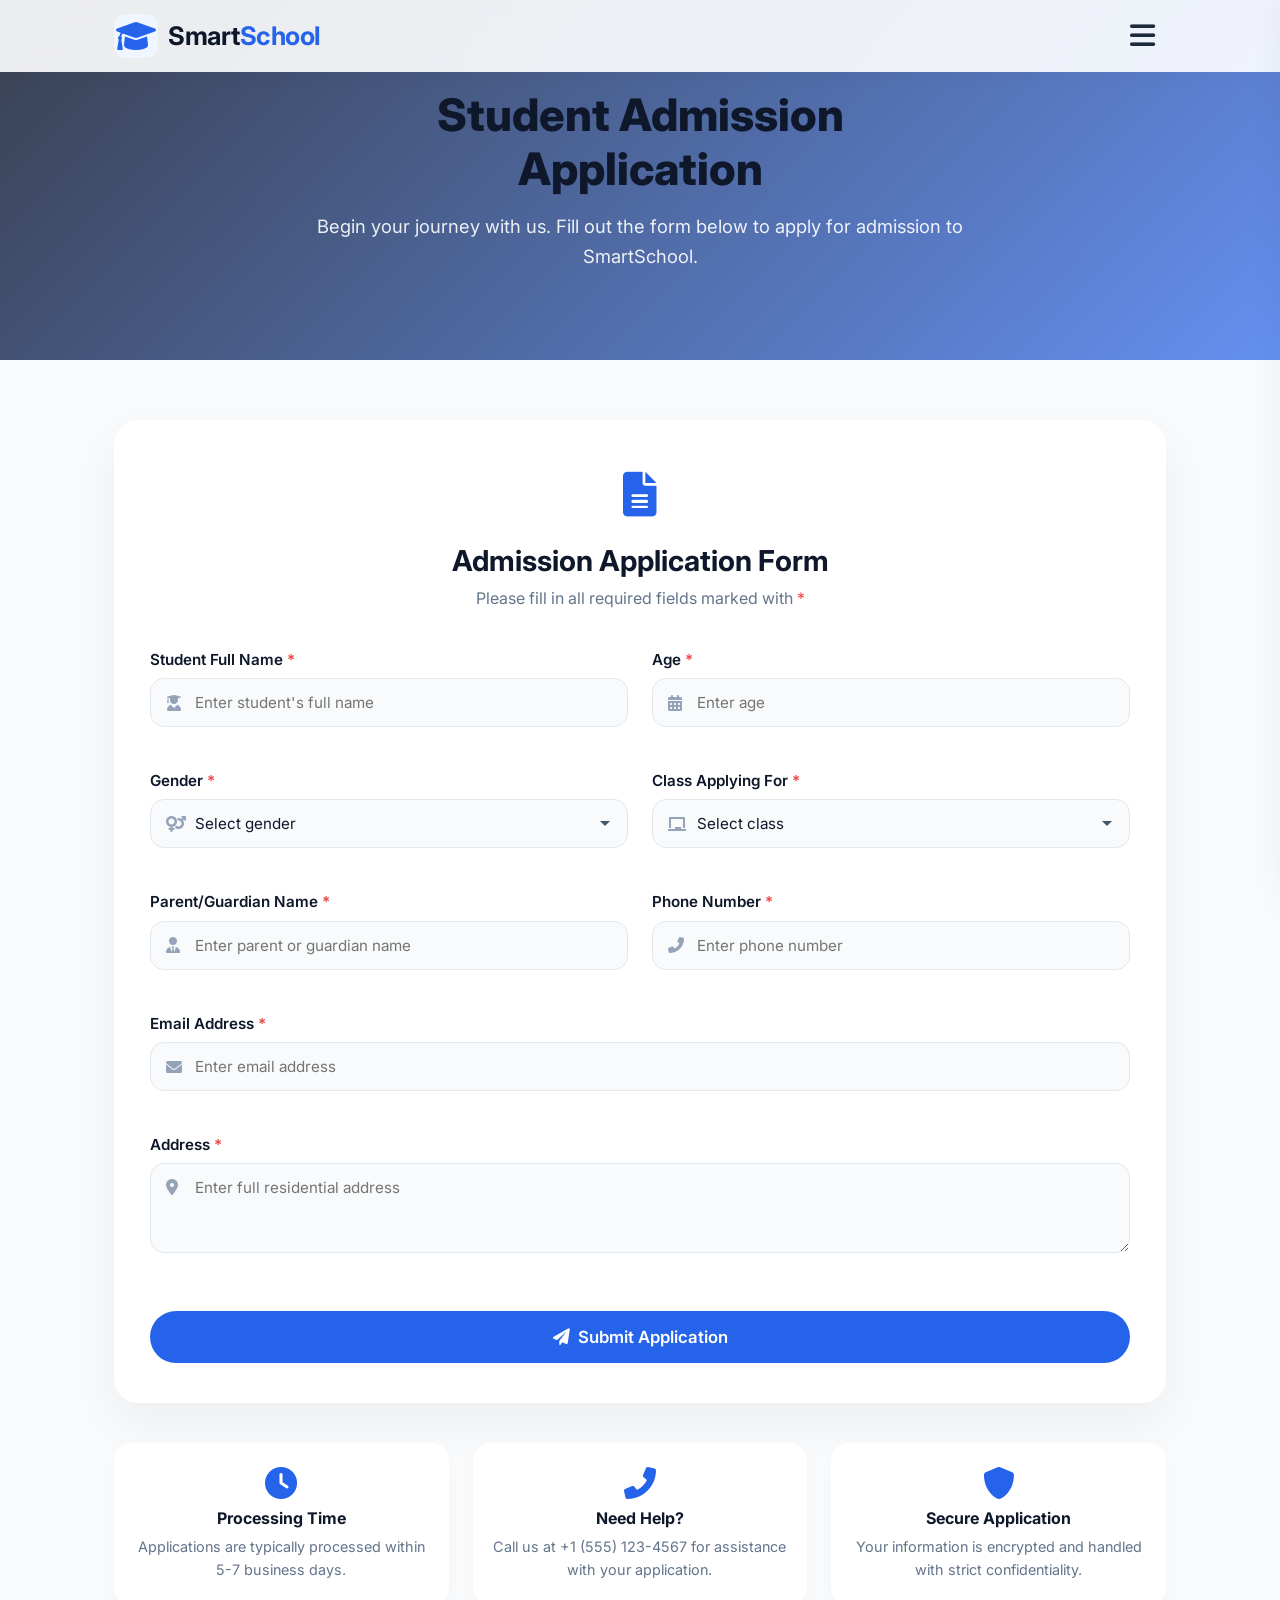
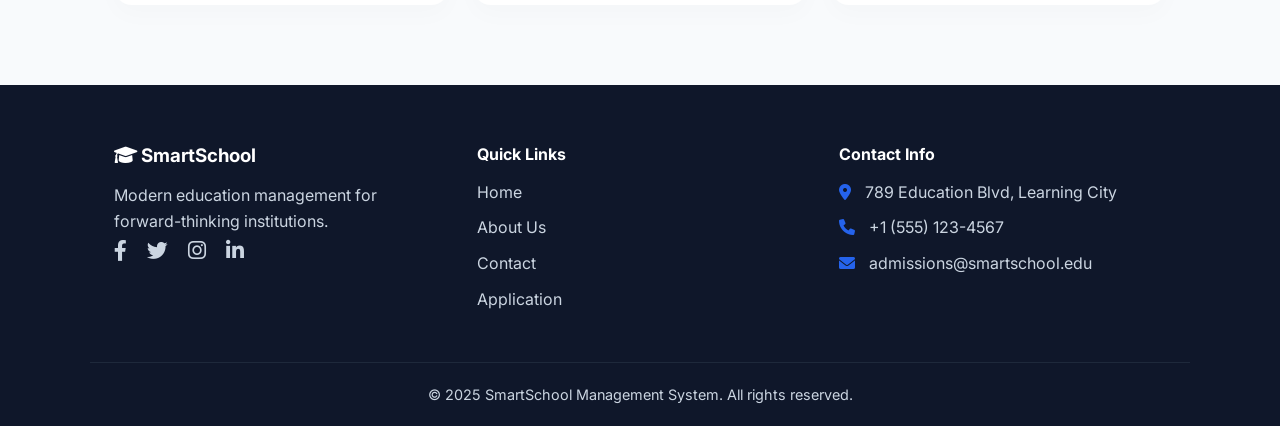
<file: html/application.html>
<!DOCTYPE html>
<html lang="en">
<head>
  <meta charset="UTF-8">
  <meta name="viewport" content="width=device-width, initial-scale=1.0, viewport-fit=cover">
  <title>Admission Application | School Management System</title>
  <!-- Font Awesome 6 Icons -->
  <link rel="stylesheet" href="https://cdnjs.cloudflare.com/ajax/libs/font-awesome/6.0.0-beta3/css/all.min.css">
  <!-- Google Fonts: Inter for clean typography -->
  <link href="https://fonts.googleapis.com/css2?family=Inter:opsz,wght@14..32,400;14..32,500;14..32,600;14..32,700;14..32,800&display=swap" rel="stylesheet">
  <!-- External CSS -->
  <link rel="stylesheet" href="/css/application.css">
</head>
<body>
  <!-- Sticky Navbar with Logo and Hamburger Only -->
  <header class="navbar" id="navbar">
    <div class="container nav-container">
      <a href="index.html" class="logo-area">
        <div class="logo-icon">
          <i class="fas fa-graduation-cap"></i>
        </div>
        <span class="logo-text">Smart<span class="logo-highlight">School</span></span>
      </a>
      <!-- Hamburger menu button (only icon shown) -->
      <button class="hamburger-btn" id="hamburgerBtn" aria-label="Open navigation menu">
        <i class="fas fa-bars"></i>
      </button>
    </div>
  </header>

  <!-- Sidebar Overlay (closes sidebar when clicked outside) -->
  <div class="sidebar-overlay" id="sidebarOverlay"></div>

  <!-- Sidebar Navigation Menu -->
  <nav class="sidebar" id="sidebar">
    <div class="sidebar-header">
      <span class="sidebar-title">Menu</span>
      <button class="close-sidebar-btn" id="closeSidebarBtn" aria-label="Close menu">
        <i class="fas fa-times"></i>
      </button>
    </div>
    <ul class="sidebar-nav">
      <li><a href="index.html" class="nav-link">Home</a></li>
      <li><a href="about.html" class="nav-link">About Us</a></li>
      <li><a href="contact.html" class="nav-link">Contact Us</a></li>
      <li><a href="application.html" class="nav-link active">Application</a></li>
      <li><a href="#" class="nav-link">Track Application</a></li>
      <li><a href="#" class="nav-link panel-link"><i class="fas fa-user-friends"></i> Parent Panel</a></li>
      <li><a href="#" class="nav-link panel-link"><i class="fas fa-chalkboard-teacher"></i> Teacher Panel</a></li>
      <li><a href="#" class="nav-link panel-link"><i class="fas fa-user-shield"></i> Admin Panel</a></li>
    </ul>
  </nav>

  <main>
    <!-- Hero Section for Application Page -->
    <section class="application-hero">
      <div class="hero-overlay"></div>
      <div class="container hero-content">
        <h1 class="hero-title">Student Admission Application</h1>
        <p class="hero-subtitle">Begin your journey with us. Fill out the form below to apply for admission to SmartSchool.</p>
      </div>
    </section>

    <!-- Application Form Section -->
    <section class="application-section section-padding">
      <div class="container">
        <div class="form-wrapper">
          <!-- Form Header -->
          <div class="form-header">
            <div class="form-header-icon">
              <i class="fas fa-file-alt"></i>
            </div>
            <h2>Admission Application Form</h2>
            <p>Please fill in all required fields marked with <span class="required-star">*</span></p>
          </div>

          <!-- Application Form -->
          <form id="applicationForm" novalidate>
            <!-- Row 1: Student Full Name & Age -->
            <div class="form-row">
              <div class="form-group">
                <label for="studentName">Student Full Name <span class="required-star">*</span></label>
                <div class="input-wrapper">
                  <i class="fas fa-user-graduate"></i>
                  <input type="text" id="studentName" placeholder="Enter student's full name" required>
                </div>
                <small class="error-message" id="studentNameError"></small>
              </div>
              <div class="form-group">
                <label for="studentAge">Age <span class="required-star">*</span></label>
                <div class="input-wrapper">
                  <i class="fas fa-calendar-alt"></i>
                  <input type="number" id="studentAge" placeholder="Enter age" min="3" max="25" required>
                </div>
                <small class="error-message" id="studentAgeError"></small>
              </div>
            </div>

            <!-- Row 2: Gender & Class Applying For -->
            <div class="form-row">
              <div class="form-group">
                <label for="gender">Gender <span class="required-star">*</span></label>
                <div class="input-wrapper select-wrapper">
                  <i class="fas fa-venus-mars"></i>
                  <select id="gender" required>
                    <option value="" disabled selected>Select gender</option>
                    <option value="male">Male</option>
                    <option value="female">Female</option>
                    <option value="other">Other</option>
                  </select>
                </div>
                <small class="error-message" id="genderError"></small>
              </div>
              <div class="form-group">
                <label for="classApplying">Class Applying For <span class="required-star">*</span></label>
                <div class="input-wrapper select-wrapper">
                  <i class="fas fa-chalkboard"></i>
                  <select id="classApplying" required>
                    <option value="" disabled selected>Select class</option>
                    <option value="grade-1">Grade 1</option>
                    <option value="grade-2">Grade 2</option>
                    <option value="grade-3">Grade 3</option>
                    <option value="grade-4">Grade 4</option>
                    <option value="grade-5">Grade 5</option>
                    <option value="grade-6">Grade 6</option>
                    <option value="grade-7">Grade 7</option>
                    <option value="grade-8">Grade 8</option>
                    <option value="grade-9">Grade 9</option>
                    <option value="grade-10">Grade 10</option>
                    <option value="grade-11">Grade 11</option>
                    <option value="grade-12">Grade 12</option>
                  </select>
                </div>
                <small class="error-message" id="classApplyingError"></small>
              </div>
            </div>

            <!-- Row 3: Parent Name & Phone Number -->
            <div class="form-row">
              <div class="form-group">
                <label for="parentName">Parent/Guardian Name <span class="required-star">*</span></label>
                <div class="input-wrapper">
                  <i class="fas fa-user-tie"></i>
                  <input type="text" id="parentName" placeholder="Enter parent or guardian name" required>
                </div>
                <small class="error-message" id="parentNameError"></small>
              </div>
              <div class="form-group">
                <label for="phoneNumber">Phone Number <span class="required-star">*</span></label>
                <div class="input-wrapper">
                  <i class="fas fa-phone-alt"></i>
                  <input type="tel" id="phoneNumber" placeholder="Enter phone number" required>
                </div>
                <small class="error-message" id="phoneNumberError"></small>
              </div>
            </div>

            <!-- Row 4: Email Address -->
            <div class="form-row">
              <div class="form-group full-width">
                <label for="email">Email Address <span class="required-star">*</span></label>
                <div class="input-wrapper">
                  <i class="fas fa-envelope"></i>
                  <input type="email" id="email" placeholder="Enter email address" required>
                </div>
                <small class="error-message" id="emailError"></small>
              </div>
            </div>

            <!-- Row 5: Address -->
            <div class="form-row">
              <div class="form-group full-width">
                <label for="address">Address <span class="required-star">*</span></label>
                <div class="input-wrapper textarea-wrapper">
                  <i class="fas fa-map-marker-alt"></i>
                  <textarea id="address" rows="3" placeholder="Enter full residential address" required></textarea>
                </div>
                <small class="error-message" id="addressError"></small>
              </div>
            </div>

            <!-- Submit Button -->
            <button type="submit" class="btn btn-primary btn-submit">
              <i class="fas fa-paper-plane"></i> Submit Application
            </button>

            <!-- Success Message with Reference Number (hidden by default) -->
            <div class="success-message" id="successMessage">
              <div class="success-icon">
                <i class="fas fa-check-circle"></i>
              </div>
              <h3>Application Submitted Successfully!</h3>
              <p>Your application reference number is:</p>
              <div class="reference-number" id="referenceNumber">SS-2025-0000</div>
              <p class="success-note">Please save this reference number to track your application status. You will also receive login credentials once your application is approved.</p>
              <button type="button" class="btn btn-outline-primary" id="newApplicationBtn">
                <i class="fas fa-plus"></i> Submit Another Application
              </button>
            </div>
          </form>
        </div>

        <!-- Side Info Cards -->
        <div class="info-cards-row">
          <div class="info-card-small">
            <i class="fas fa-clock"></i>
            <h4>Processing Time</h4>
            <p>Applications are typically processed within 5-7 business days.</p>
          </div>
          <div class="info-card-small">
            <i class="fas fa-phone-alt"></i>
            <h4>Need Help?</h4>
            <p>Call us at +1 (555) 123-4567 for assistance with your application.</p>
          </div>
          <div class="info-card-small">
            <i class="fas fa-shield-alt"></i>
            <h4>Secure Application</h4>
            <p>Your information is encrypted and handled with strict confidentiality.</p>
          </div>
        </div>
      </div>
    </section>
  </main>

  <!-- Footer -->
  <footer class="footer">
    <div class="container footer-grid">
      <div class="footer-col">
        <h3><i class="fas fa-graduation-cap"></i> SmartSchool</h3>
        <p>Modern education management for forward-thinking institutions.</p>
        <div class="social-icons">
          <a href="#" aria-label="Facebook"><i class="fab fa-facebook-f"></i></a>
          <a href="#" aria-label="Twitter"><i class="fab fa-twitter"></i></a>
          <a href="#" aria-label="Instagram"><i class="fab fa-instagram"></i></a>
          <a href="#" aria-label="LinkedIn"><i class="fab fa-linkedin-in"></i></a>
        </div>
      </div>
      <div class="footer-col">
        <h4>Quick Links</h4>
        <ul>
          <li><a href="index.html">Home</a></li>
          <li><a href="about.html">About Us</a></li>
          <li><a href="contact.html">Contact</a></li>
          <li><a href="application.html">Application</a></li>
        </ul>
      </div>
      <div class="footer-col">
        <h4>Contact Info</h4>
        <ul class="contact-info">
          <li><i class="fas fa-map-marker-alt"></i> 789 Education Blvd, Learning City</li>
          <li><i class="fas fa-phone"></i> +1 (555) 123-4567</li>
          <li><i class="fas fa-envelope"></i> admissions@smartschool.edu</li>
        </ul>
      </div>
    </div>
    <div class="footer-bottom container">
      <p>&copy; 2025 SmartSchool Management System. All rights reserved.</p>
    </div>
  </footer>

  <!-- External JavaScript -->
  <script src="/js/application.js"></script>
</body>
</html>
</file>
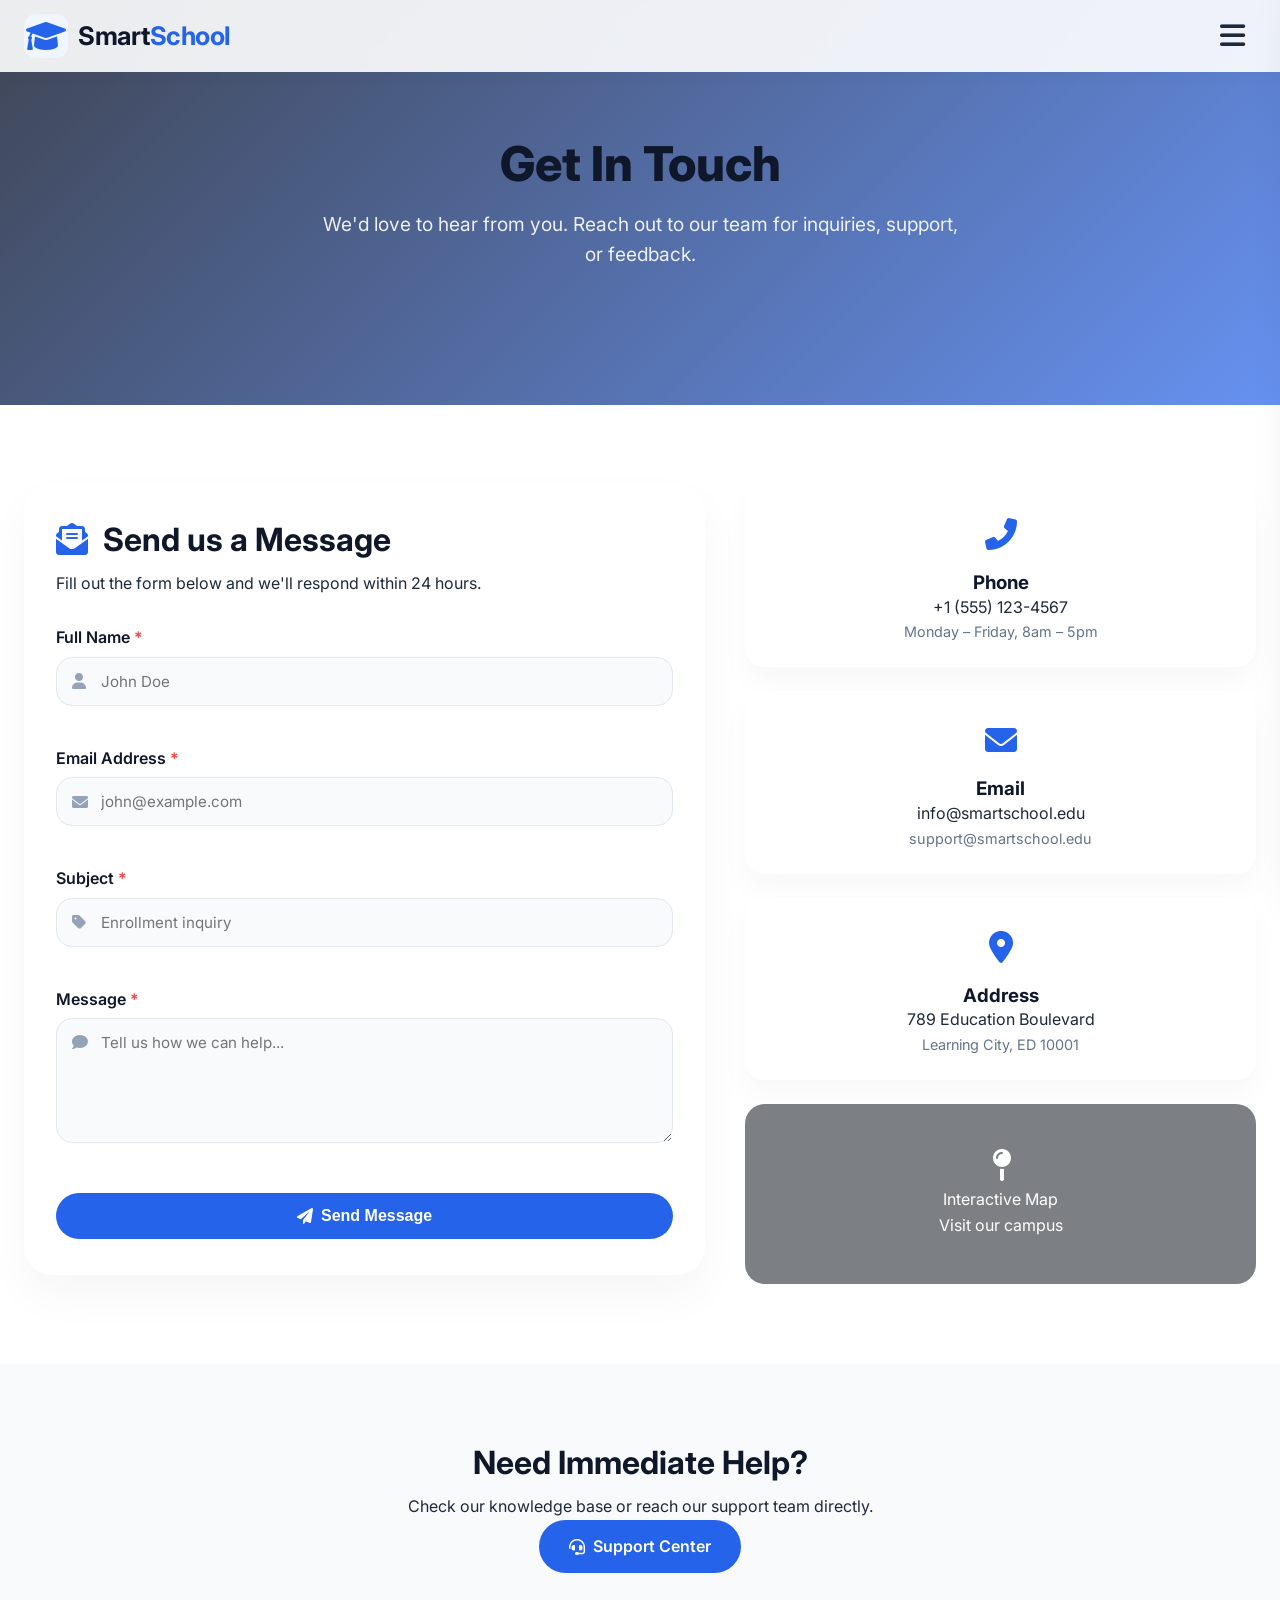
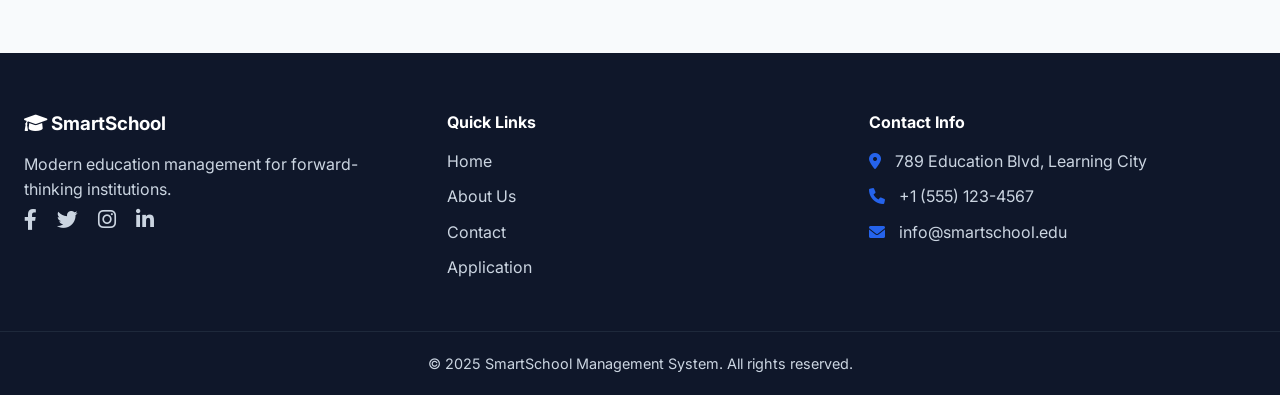
<file: html/contact.html>
<!DOCTYPE html>
<html lang="en">
<head>
  <meta charset="UTF-8">
  <meta name="viewport" content="width=device-width, initial-scale=1.0, viewport-fit=cover">
  <title>Contact Us | School Management System</title>
  <!-- Font Awesome 6 Icons -->
  <link rel="stylesheet" href="https://cdnjs.cloudflare.com/ajax/libs/font-awesome/6.0.0-beta3/css/all.min.css">
  <!-- Google Fonts: Inter for clean typography -->
  <link href="https://fonts.googleapis.com/css2?family=Inter:opsz,wght@14..32,400;14..32,500;14..32,600;14..32,700;14..32,800&display=swap" rel="stylesheet">
  <!-- External CSS -->
  <link rel="stylesheet" href="/css/contact.css">
</head>
<body>
  <!-- Sticky Navbar with Logo and Hamburger Only -->
  <header class="navbar" id="navbar">
    <div class="container nav-container">
      <a href="index.html" class="logo-area">
        <div class="logo-icon">
          <i class="fas fa-graduation-cap"></i>
        </div>
        <span class="logo-text">Smart<span class="logo-highlight">School</span></span>
      </a>
      <!-- Hamburger menu button (only icon shown) -->
      <button class="hamburger-btn" id="hamburgerBtn" aria-label="Open navigation menu">
        <i class="fas fa-bars"></i>
      </button>
    </div>
  </header>

  <!-- Sidebar Overlay (closes sidebar when clicked outside) -->
  <div class="sidebar-overlay" id="sidebarOverlay"></div>

  <!-- Sidebar Navigation Menu -->
  <nav class="sidebar" id="sidebar">
    <div class="sidebar-header">
      <span class="sidebar-title">Menu</span>
      <button class="close-sidebar-btn" id="closeSidebarBtn" aria-label="Close menu">
        <i class="fas fa-times"></i>
      </button>
    </div>
    <ul class="sidebar-nav">
      <li><a href="index.html" class="nav-link">Home</a></li>
      <li><a href="about.html" class="nav-link">About Us</a></li>
      <li><a href="contact.html" class="nav-link active">Contact Us</a></li>
      <li><a href="#" class="nav-link">Application</a></li>
      <li><a href="#" class="nav-link">Track Application</a></li>
      <li><a href="#" class="nav-link panel-link"><i class="fas fa-user-friends"></i> Parent Panel</a></li>
      <li><a href="#" class="nav-link panel-link"><i class="fas fa-chalkboard-teacher"></i> Teacher Panel</a></li>
      <li><a href="#" class="nav-link panel-link"><i class="fas fa-user-shield"></i> Admin Panel</a></li>
    </ul>
  </nav>

  <main>
    <!-- Hero Section for Contact Page -->
    <section class="contact-hero">
      <div class="hero-overlay"></div>
      <div class="container hero-content">
        <h1 class="hero-title">Get In Touch</h1>
        <p class="hero-subtitle">We'd love to hear from you. Reach out to our team for inquiries, support, or feedback.</p>
      </div>
    </section>

    <!-- Contact Section: Form + Info Cards -->
    <section class="contact-section section-padding">
      <div class="container contact-grid">
        <!-- Contact Form Card -->
        <div class="contact-form-card">
          <div class="card-header">
            <h2><i class="fas fa-envelope-open-text"></i> Send us a Message</h2>
            <p>Fill out the form below and we'll respond within 24 hours.</p>
          </div>
          <form id="contactForm" novalidate>
            <div class="form-group">
              <label for="name">Full Name <span>*</span></label>
              <div class="input-wrapper">
                <i class="fas fa-user"></i>
                <input type="text" id="name" placeholder="John Doe" required>
              </div>
              <small class="error-message" id="nameError"></small>
            </div>
            <div class="form-group">
              <label for="email">Email Address <span>*</span></label>
              <div class="input-wrapper">
                <i class="fas fa-envelope"></i>
                <input type="email" id="email" placeholder="john@example.com" required>
              </div>
              <small class="error-message" id="emailError"></small>
            </div>
            <div class="form-group">
              <label for="subject">Subject <span>*</span></label>
              <div class="input-wrapper">
                <i class="fas fa-tag"></i>
                <input type="text" id="subject" placeholder="Enrollment inquiry" required>
              </div>
              <small class="error-message" id="subjectError"></small>
            </div>
            <div class="form-group">
              <label for="message">Message <span>*</span></label>
              <div class="input-wrapper textarea-wrapper">
                <i class="fas fa-comment"></i>
                <textarea id="message" rows="5" placeholder="Tell us how we can help..." required></textarea>
              </div>
              <small class="error-message" id="messageError"></small>
            </div>
            <button type="submit" class="btn btn-primary btn-submit">
              <i class="fas fa-paper-plane"></i> Send Message
            </button>
            <!-- Success message (hidden by default) -->
            <div class="success-message" id="successMessage">
              <i class="fas fa-check-circle"></i> Your message has been sent successfully! We'll get back to you soon.
            </div>
          </form>
        </div>

        <!-- Contact Information Cards -->
        <div class="contact-info-column">
          <div class="info-card">
            <div class="info-icon"><i class="fas fa-phone-alt"></i></div>
            <h3>Phone</h3>
            <p>+1 (555) 123-4567</p>
            <p class="info-sub">Monday – Friday, 8am – 5pm</p>
          </div>
          <div class="info-card">
            <div class="info-icon"><i class="fas fa-envelope"></i></div>
            <h3>Email</h3>
            <p>info@smartschool.edu</p>
            <p class="info-sub">support@smartschool.edu</p>
          </div>
          <div class="info-card">
            <div class="info-icon"><i class="fas fa-map-marker-alt"></i></div>
            <h3>Address</h3>
            <p>789 Education Boulevard</p>
            <p class="info-sub">Learning City, ED 10001</p>
          </div>
          <!-- Map Placeholder -->
          <div class="map-placeholder">
            <div class="map-overlay">
              <i class="fas fa-map-pin"></i>
              <span>Interactive Map</span>
              <p>Visit our campus</p>
            </div>
          </div>
        </div>
      </div>
    </section>

    <!-- Quick Support / FAQ teaser -->
    <section class="quick-support section-padding bg-light">
      <div class="container support-content">
        <h2>Need Immediate Help?</h2>
        <p>Check our knowledge base or reach our support team directly.</p>
        <a href="#" class="btn btn-primary"><i class="fas fa-headset"></i> Support Center</a>
      </div>
    </section>
  </main>

  <!-- Footer -->
  <footer class="footer">
    <div class="container footer-grid">
      <div class="footer-col">
        <h3><i class="fas fa-graduation-cap"></i> SmartSchool</h3>
        <p>Modern education management for forward-thinking institutions.</p>
        <div class="social-icons">
          <a href="#" aria-label="Facebook"><i class="fab fa-facebook-f"></i></a>
          <a href="#" aria-label="Twitter"><i class="fab fa-twitter"></i></a>
          <a href="#" aria-label="Instagram"><i class="fab fa-instagram"></i></a>
          <a href="#" aria-label="LinkedIn"><i class="fab fa-linkedin-in"></i></a>
        </div>
      </div>
      <div class="footer-col">
        <h4>Quick Links</h4>
        <ul>
          <li><a href="index.html">Home</a></li>
          <li><a href="about.html">About Us</a></li>
          <li><a href="contact.html">Contact</a></li>
          <li><a href="#">Application</a></li>
        </ul>
      </div>
      <div class="footer-col">
        <h4>Contact Info</h4>
        <ul class="contact-info">
          <li><i class="fas fa-map-marker-alt"></i> 789 Education Blvd, Learning City</li>
          <li><i class="fas fa-phone"></i> +1 (555) 123-4567</li>
          <li><i class="fas fa-envelope"></i> info@smartschool.edu</li>
        </ul>
      </div>
    </div>
    <div class="footer-bottom container">
      <p>&copy; 2025 SmartSchool Management System. All rights reserved.</p>
    </div>
  </footer>

  <!-- External JavaScript -->
  <script src="/js/contact.js"></script>
</body>
</html>
</file>
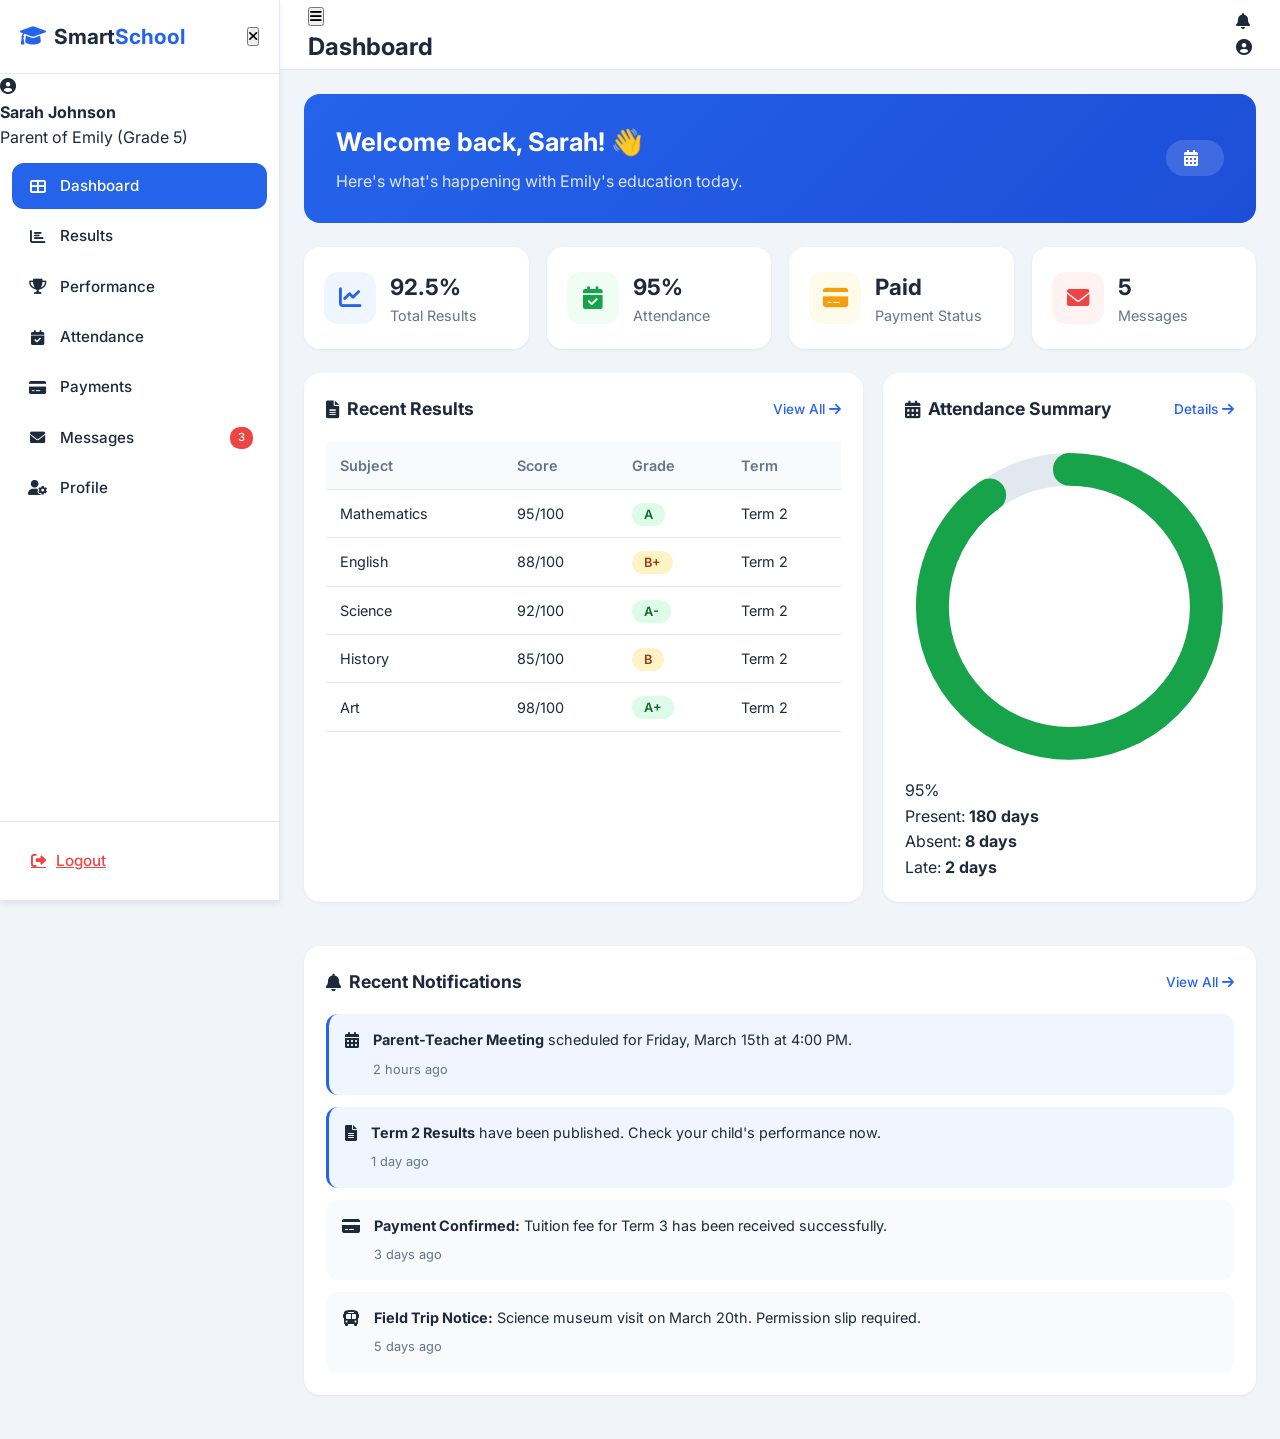
<file: html/parent-panel.html>
<!DOCTYPE html>
<html lang="en">
<head>
  <meta charset="UTF-8">
  <meta name="viewport" content="width=device-width, initial-scale=1.0, viewport-fit=cover">
  <title>Parent Panel | School Management System</title>
  <!-- Font Awesome 6 Icons -->
  <link rel="stylesheet" href="https://cdnjs.cloudflare.com/ajax/libs/font-awesome/6.0.0-beta3/css/all.min.css">
  <!-- Google Fonts: Inter for clean typography -->
  <link href="https://fonts.googleapis.com/css2?family=Inter:opsz,wght@14..32,400;14..32,500;14..32,600;14..32,700;14..32,800&display=swap" rel="stylesheet">
  <!-- External CSS -->
  <link rel="stylesheet" href="/css/parent-panel.css">
</head>
<body>
  <div class="dashboard-container">
    <!-- Sidebar Overlay for mobile -->
    <div class="sidebar-overlay" id="sidebarOverlay"></div>

    <!-- Sidebar Navigation -->
    <aside class="sidebar" id="sidebar">
      <div class="sidebar-header">
        <div class="sidebar-logo">
          <i class="fas fa-graduation-cap"></i>
          <span>Smart<span>School</span></span>
        </div>
        <button class="sidebar-close-btn" id="sidebarCloseBtn" aria-label="Close sidebar">
          <i class="fas fa-times"></i>
        </button>
      </div>

      <!-- Parent Profile Summary -->
      <div class="parent-profile">
        <div class="parent-avatar">
          <i class="fas fa-user-circle"></i>
        </div>
        <div class="parent-info">
          <h4>Sarah Johnson</h4>
          <span>Parent of Emily (Grade 5)</span>
        </div>
      </div>

      <!-- Navigation Links -->
      <nav class="sidebar-nav">
        <ul>
          <li>
            <a href="#" class="nav-link active" data-section="dashboard">
              <i class="fas fa-th-large"></i>
              <span>Dashboard</span>
            </a>
          </li>
          <li>
            <a href="#" class="nav-link" data-section="results">
              <i class="fas fa-chart-bar"></i>
              <span>Results</span>
            </a>
          </li>
          <li>
            <a href="#" class="nav-link" data-section="performance">
              <i class="fas fa-trophy"></i>
              <span>Performance</span>
            </a>
          </li>
          <li>
            <a href="#" class="nav-link" data-section="attendance">
              <i class="fas fa-calendar-check"></i>
              <span>Attendance</span>
            </a>
          </li>
          <li>
            <a href="#" class="nav-link" data-section="payments">
              <i class="fas fa-credit-card"></i>
              <span>Payments</span>
            </a>
          </li>
          <li>
            <a href="#" class="nav-link" data-section="messages">
              <i class="fas fa-envelope"></i>
              <span>Messages</span>
              <span class="badge">3</span>
            </a>
          </li>
          <li>
            <a href="#" class="nav-link" data-section="profile">
              <i class="fas fa-user-cog"></i>
              <span>Profile</span>
            </a>
          </li>
        </ul>
      </nav>

      <!-- Logout Button -->
      <div class="sidebar-footer">
        <a href="index.html" class="logout-btn">
          <i class="fas fa-sign-out-alt"></i>
          <span>Logout</span>
        </a>
      </div>
    </aside>

    <!-- Main Content Area -->
    <main class="main-content" id="mainContent">
      <!-- Top Navbar -->
      <header class="top-navbar" id="topNavbar">
        <div class="top-nav-left">
          <button class="hamburger-btn" id="hamburgerBtn" aria-label="Open sidebar">
            <i class="fas fa-bars"></i>
          </button>
          <h2 class="page-title" id="pageTitle">Dashboard</h2>
        </div>
        <div class="top-nav-right">
          <div class="notification-icon">
            <i class="fas fa-bell"></i>
            <span class="notification-dot"></span>
          </div>
          <div class="user-avatar-small">
            <i class="fas fa-user-circle"></i>
          </div>
        </div>
      </header>

      <!-- Dashboard Content Wrapper -->
      <div class="content-wrapper" id="contentWrapper">
        <!-- Dashboard Section -->
        <section class="dashboard-section active-section" id="dashboardSection">
          <!-- Welcome Card -->
          <div class="welcome-card">
            <div class="welcome-text">
              <h1>Welcome back, Sarah! 👋</h1>
              <p>Here's what's happening with Emily's education today.</p>
            </div>
            <div class="welcome-date">
              <i class="fas fa-calendar-alt"></i>
              <span id="currentDate"></span>
            </div>
          </div>

          <!-- Statistics Cards Row -->
          <div class="stats-grid">
            <div class="stat-card">
              <div class="stat-icon" style="background: #eff6ff; color: #2563eb;">
                <i class="fas fa-chart-line"></i>
              </div>
              <div class="stat-info">
                <h3>92.5%</h3>
                <p>Total Results</p>
              </div>
            </div>
            <div class="stat-card">
              <div class="stat-icon" style="background: #f0fdf4; color: #16a34a;">
                <i class="fas fa-calendar-check"></i>
              </div>
              <div class="stat-info">
                <h3>95%</h3>
                <p>Attendance</p>
              </div>
            </div>
            <div class="stat-card">
              <div class="stat-icon" style="background: #fffbeb; color: #f59e0b;">
                <i class="fas fa-credit-card"></i>
              </div>
              <div class="stat-info">
                <h3>Paid</h3>
                <p>Payment Status</p>
              </div>
            </div>
            <div class="stat-card">
              <div class="stat-icon" style="background: #fef2f2; color: #ef4444;">
                <i class="fas fa-envelope"></i>
              </div>
              <div class="stat-info">
                <h3>5</h3>
                <p>Messages</p>
              </div>
            </div>
          </div>

          <!-- Recent Results & Attendance Row -->
          <div class="content-row">
            <!-- Recent Results Table -->
            <div class="card table-card">
              <div class="card-header">
                <h3><i class="fas fa-file-alt"></i> Recent Results</h3>
                <a href="#" class="view-all">View All <i class="fas fa-arrow-right"></i></a>
              </div>
              <div class="table-responsive">
                <table class="results-table">
                  <thead>
                    <tr>
                      <th>Subject</th>
                      <th>Score</th>
                      <th>Grade</th>
                      <th>Term</th>
                    </tr>
                  </thead>
                  <tbody>
                    <tr>
                      <td>Mathematics</td>
                      <td>95/100</td>
                      <td><span class="grade grade-a">A</span></td>
                      <td>Term 2</td>
                    </tr>
                    <tr>
                      <td>English</td>
                      <td>88/100</td>
                      <td><span class="grade grade-b">B+</span></td>
                      <td>Term 2</td>
                    </tr>
                    <tr>
                      <td>Science</td>
                      <td>92/100</td>
                      <td><span class="grade grade-a">A-</span></td>
                      <td>Term 2</td>
                    </tr>
                    <tr>
                      <td>History</td>
                      <td>85/100</td>
                      <td><span class="grade grade-b">B</span></td>
                      <td>Term 2</td>
                    </tr>
                    <tr>
                      <td>Art</td>
                      <td>98/100</td>
                      <td><span class="grade grade-a">A+</span></td>
                      <td>Term 2</td>
                    </tr>
                  </tbody>
                </table>
              </div>
            </div>

            <!-- Attendance Summary -->
            <div class="card attendance-card">
              <div class="card-header">
                <h3><i class="fas fa-calendar-alt"></i> Attendance Summary</h3>
                <a href="#" class="view-all">Details <i class="fas fa-arrow-right"></i></a>
              </div>
              <div class="attendance-chart">
                <div class="chart-circle">
                  <svg viewBox="0 0 120 120" class="circular-chart">
                    <circle cx="60" cy="60" r="50" fill="none" stroke="#e2e8f0" stroke-width="12"/>
                    <circle cx="60" cy="60" r="50" fill="none" stroke="#16a34a" stroke-width="12" 
                      stroke-dasharray="298" stroke-dashoffset="15" stroke-linecap="round"
                      transform="rotate(-90 60 60)"/>
                  </svg>
                  <div class="chart-percentage">95%</div>
                </div>
                <div class="attendance-details">
                  <div class="attendance-item">
                    <span class="dot present"></span>
                    <span>Present: <strong>180 days</strong></span>
                  </div>
                  <div class="attendance-item">
                    <span class="dot absent"></span>
                    <span>Absent: <strong>8 days</strong></span>
                  </div>
                  <div class="attendance-item">
                    <span class="dot late"></span>
                    <span>Late: <strong>2 days</strong></span>
                  </div>
                </div>
              </div>
            </div>
          </div>

          <!-- Notifications Area -->
          <div class="card notifications-card">
            <div class="card-header">
              <h3><i class="fas fa-bell"></i> Recent Notifications</h3>
              <a href="#" class="view-all">View All <i class="fas fa-arrow-right"></i></a>
            </div>
            <div class="notifications-list">
              <div class="notification-item unread">
                <div class="notif-icon">
                  <i class="fas fa-calendar-alt"></i>
                </div>
                <div class="notif-content">
                  <p><strong>Parent-Teacher Meeting</strong> scheduled for Friday, March 15th at 4:00 PM.</p>
                  <span class="notif-time">2 hours ago</span>
                </div>
              </div>
              <div class="notification-item unread">
                <div class="notif-icon">
                  <i class="fas fa-file-alt"></i>
                </div>
                <div class="notif-content">
                  <p><strong>Term 2 Results</strong> have been published. Check your child's performance now.</p>
                  <span class="notif-time">1 day ago</span>
                </div>
              </div>
              <div class="notification-item">
                <div class="notif-icon">
                  <i class="fas fa-credit-card"></i>
                </div>
                <div class="notif-content">
                  <p><strong>Payment Confirmed:</strong> Tuition fee for Term 3 has been received successfully.</p>
                  <span class="notif-time">3 days ago</span>
                </div>
              </div>
              <div class="notification-item">
                <div class="notif-icon">
                  <i class="fas fa-bus"></i>
                </div>
                <div class="notif-content">
                  <p><strong>Field Trip Notice:</strong> Science museum visit on March 20th. Permission slip required.</p>
                  <span class="notif-time">5 days ago</span>
                </div>
              </div>
            </div>
          </div>
        </section>
      </div>
    </main>
  </div>

  <!-- External JavaScript -->
  <script src="/js/parent-panel.js"></script>
</body>
</html>
</file>
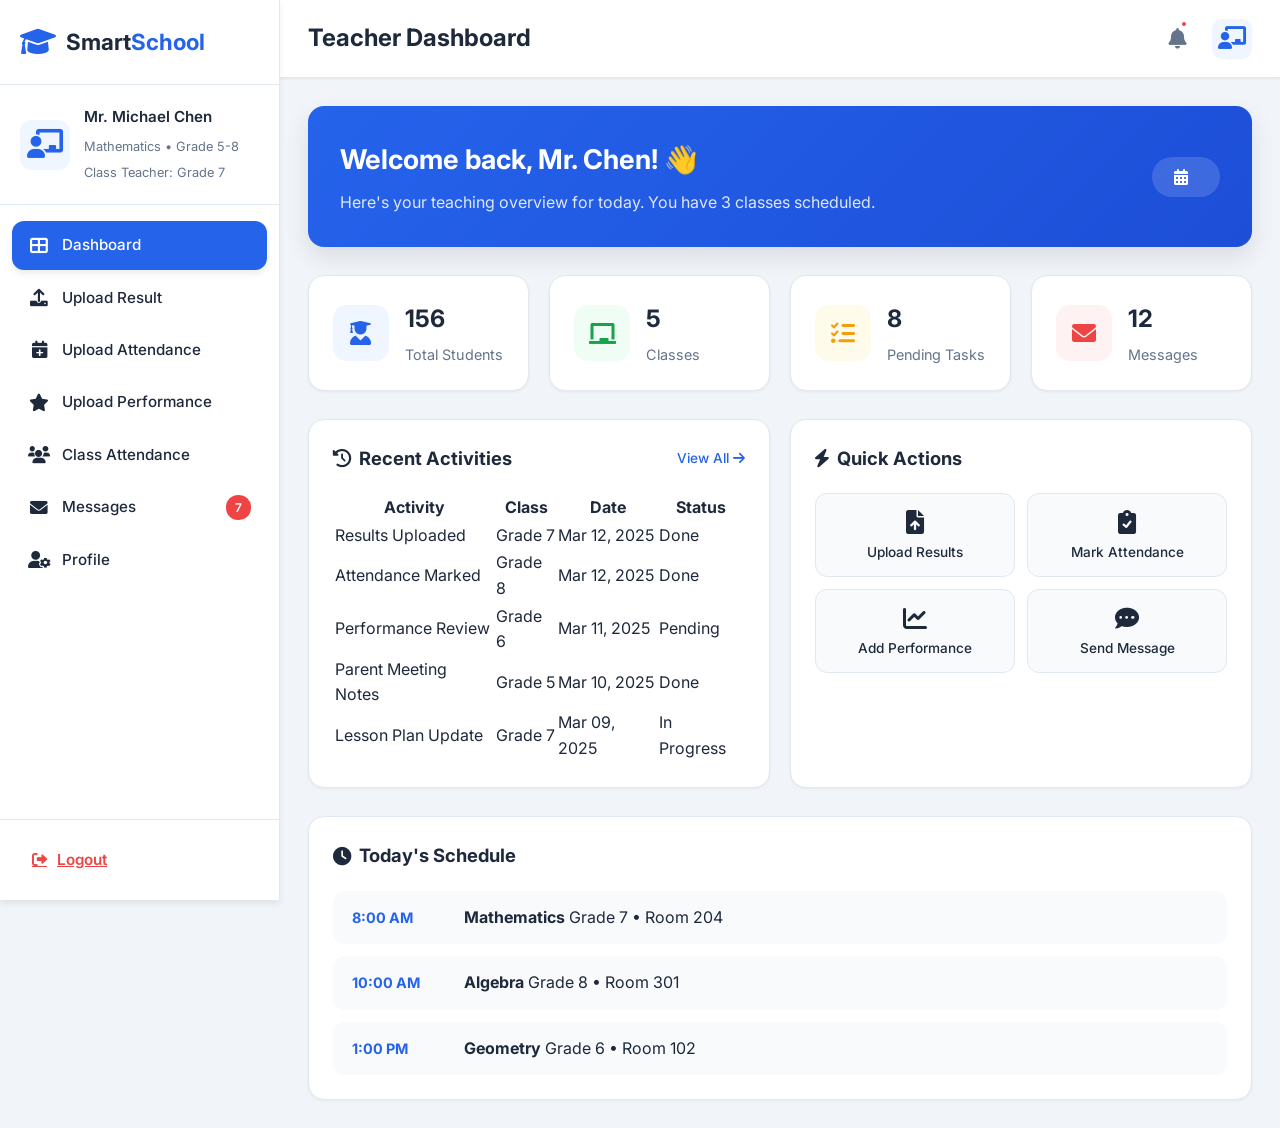
<file: html/teacher-panel.html>
<!DOCTYPE html>
<html lang="en">
<head>
  <meta charset="UTF-8">
  <meta name="viewport" content="width=device-width, initial-scale=1.0, viewport-fit=cover">
  <title>Teacher Panel | School Management System</title>
  <!-- Font Awesome 6 Icons -->
  <link rel="stylesheet" href="https://cdnjs.cloudflare.com/ajax/libs/font-awesome/6.0.0-beta3/css/all.min.css">
  <!-- Google Fonts: Inter for clean typography -->
  <link href="https://fonts.googleapis.com/css2?family=Inter:opsz,wght@14..32,400;14..32,500;14..32,600;14..32,700;14..32,800&display=swap" rel="stylesheet">
  <!-- External CSS -->
  <link rel="stylesheet" href="/css/teacher-panel.css">
</head>
<body>
  <div class="dashboard-container">
    <!-- Sidebar Overlay for mobile -->
    <div class="sidebar-overlay" id="sidebarOverlay"></div>

    <!-- Sidebar Navigation -->
    <aside class="sidebar" id="sidebar">
      <div class="sidebar-header">
        <div class="sidebar-logo">
          <i class="fas fa-graduation-cap"></i>
          <span>Smart<span>School</span></span>
        </div>
        <button class="sidebar-close-btn" id="sidebarCloseBtn" aria-label="Close sidebar">
          <i class="fas fa-times"></i>
        </button>
      </div>

      <!-- Teacher Profile Summary -->
      <div class="teacher-profile">
        <div class="teacher-avatar">
          <i class="fas fa-chalkboard-teacher"></i>
        </div>
        <div class="teacher-info">
          <h4>Mr. Michael Chen</h4>
          <span>Mathematics • Grade 5-8</span>
          <span class="teacher-badge">Class Teacher: Grade 7</span>
        </div>
      </div>

      <!-- Navigation Links -->
      <nav class="sidebar-nav">
        <ul>
          <li>
            <a href="#" class="nav-link active" data-section="dashboard">
              <i class="fas fa-th-large"></i>
              <span>Dashboard</span>
            </a>
          </li>
          <li>
            <a href="#" class="nav-link" data-section="upload-result">
              <i class="fas fa-upload"></i>
              <span>Upload Result</span>
            </a>
          </li>
          <li>
            <a href="#" class="nav-link" data-section="upload-attendance">
              <i class="fas fa-calendar-plus"></i>
              <span>Upload Attendance</span>
            </a>
          </li>
          <li>
            <a href="#" class="nav-link" data-section="upload-performance">
              <i class="fas fa-star"></i>
              <span>Upload Performance</span>
            </a>
          </li>
          <li>
            <a href="#" class="nav-link" data-section="class-attendance">
              <i class="fas fa-users"></i>
              <span>Class Attendance</span>
            </a>
          </li>
          <li>
            <a href="#" class="nav-link" data-section="messages">
              <i class="fas fa-envelope"></i>
              <span>Messages</span>
              <span class="badge">7</span>
            </a>
          </li>
          <li>
            <a href="#" class="nav-link" data-section="profile">
              <i class="fas fa-user-cog"></i>
              <span>Profile</span>
            </a>
          </li>
        </ul>
      </nav>

      <!-- Logout Button -->
      <div class="sidebar-footer">
        <a href="index.html" class="logout-btn">
          <i class="fas fa-sign-out-alt"></i>
          <span>Logout</span>
        </a>
      </div>
    </aside>

    <!-- Main Content Area -->
    <main class="main-content" id="mainContent">
      <!-- Top Navbar -->
      <header class="top-navbar" id="topNavbar">
        <div class="top-nav-left">
          <button class="hamburger-btn" id="hamburgerBtn" aria-label="Open sidebar">
            <i class="fas fa-bars"></i>
          </button>
          <h2 class="page-title" id="pageTitle">Teacher Dashboard</h2>
        </div>
        <div class="top-nav-right">
          <div class="notification-icon" id="notificationBell">
            <i class="fas fa-bell"></i>
            <span class="notification-dot"></span>
          </div>
          <div class="user-avatar-small">
            <i class="fas fa-chalkboard-teacher"></i>
          </div>
        </div>
      </header>

      <!-- Content Wrapper -->
      <div class="content-wrapper" id="contentWrapper">
        <!-- Dashboard Section -->
        <section class="dashboard-section active-section" id="dashboardSection">
          <!-- Welcome Card -->
          <div class="welcome-card">
            <div class="welcome-text">
              <h1>Welcome back, Mr. Chen! 👋</h1>
              <p>Here's your teaching overview for today. You have 3 classes scheduled.</p>
            </div>
            <div class="welcome-date">
              <i class="fas fa-calendar-alt"></i>
              <span id="currentDate"></span>
            </div>
          </div>

          <!-- Statistics Cards Row -->
          <div class="stats-grid">
            <div class="stat-card">
              <div class="stat-icon" style="background: #eff6ff; color: #2563eb;">
                <i class="fas fa-user-graduate"></i>
              </div>
              <div class="stat-info">
                <h3>156</h3>
                <p>Total Students</p>
              </div>
            </div>
            <div class="stat-card">
              <div class="stat-icon" style="background: #f0fdf4; color: #16a34a;">
                <i class="fas fa-chalkboard"></i>
              </div>
              <div class="stat-info">
                <h3>5</h3>
                <p>Classes</p>
              </div>
            </div>
            <div class="stat-card">
              <div class="stat-icon" style="background: #fffbeb; color: #f59e0b;">
                <i class="fas fa-tasks"></i>
              </div>
              <div class="stat-info">
                <h3>8</h3>
                <p>Pending Tasks</p>
              </div>
            </div>
            <div class="stat-card">
              <div class="stat-icon" style="background: #fef2f2; color: #ef4444;">
                <i class="fas fa-envelope"></i>
              </div>
              <div class="stat-info">
                <h3>12</h3>
                <p>Messages</p>
              </div>
            </div>
          </div>

          <!-- Recent Activities & Quick Actions Row -->
          <div class="content-row">
            <!-- Recent Activities Table -->
            <div class="card table-card">
              <div class="card-header">
                <h3><i class="fas fa-history"></i> Recent Activities</h3>
                <a href="#" class="view-all">View All <i class="fas fa-arrow-right"></i></a>
              </div>
              <div class="table-responsive">
                <table class="activities-table">
                  <thead>
                    <tr>
                      <th>Activity</th>
                      <th>Class</th>
                      <th>Date</th>
                      <th>Status</th>
                    </tr>
                  </thead>
                  <tbody>
                    <tr>
                      <td>Results Uploaded</td>
                      <td>Grade 7</td>
                      <td>Mar 12, 2025</td>
                      <td><span class="status status-done">Done</span></td>
                    </tr>
                    <tr>
                      <td>Attendance Marked</td>
                      <td>Grade 8</td>
                      <td>Mar 12, 2025</td>
                      <td><span class="status status-done">Done</span></td>
                    </tr>
                    <tr>
                      <td>Performance Review</td>
                      <td>Grade 6</td>
                      <td>Mar 11, 2025</td>
                      <td><span class="status status-pending">Pending</span></td>
                    </tr>
                    <tr>
                      <td>Parent Meeting Notes</td>
                      <td>Grade 5</td>
                      <td>Mar 10, 2025</td>
                      <td><span class="status status-done">Done</span></td>
                    </tr>
                    <tr>
                      <td>Lesson Plan Update</td>
                      <td>Grade 7</td>
                      <td>Mar 09, 2025</td>
                      <td><span class="status status-pending">In Progress</span></td>
                    </tr>
                  </tbody>
                </table>
              </div>
            </div>

            <!-- Quick Actions Card -->
            <div class="card quick-actions-card">
              <div class="card-header">
                <h3><i class="fas fa-bolt"></i> Quick Actions</h3>
              </div>
              <div class="quick-actions-grid">
                <button class="quick-action-btn" data-section="upload-result">
                  <i class="fas fa-file-upload"></i>
                  <span>Upload Results</span>
                </button>
                <button class="quick-action-btn" data-section="upload-attendance">
                  <i class="fas fa-clipboard-check"></i>
                  <span>Mark Attendance</span>
                </button>
                <button class="quick-action-btn" data-section="upload-performance">
                  <i class="fas fa-chart-line"></i>
                  <span>Add Performance</span>
                </button>
                <button class="quick-action-btn" data-section="messages">
                  <i class="fas fa-comment-dots"></i>
                  <span>Send Message</span>
                </button>
              </div>
            </div>
          </div>

          <!-- Class Schedule Card -->
          <div class="card schedule-card">
            <div class="card-header">
              <h3><i class="fas fa-clock"></i> Today's Schedule</h3>
            </div>
            <div class="schedule-list">
              <div class="schedule-item">
                <div class="schedule-time">8:00 AM</div>
                <div class="schedule-dot"></div>
                <div class="schedule-info">
                  <strong>Mathematics</strong>
                  <span>Grade 7 • Room 204</span>
                </div>
              </div>
              <div class="schedule-item">
                <div class="schedule-time">10:00 AM</div>
                <div class="schedule-dot"></div>
                <div class="schedule-info">
                  <strong>Algebra</strong>
                  <span>Grade 8 • Room 301</span>
                </div>
              </div>
              <div class="schedule-item">
                <div class="schedule-time">1:00 PM</div>
                <div class="schedule-dot"></div>
                <div class="schedule-info">
                  <strong>Geometry</strong>
                  <span>Grade 6 • Room 102</span>
                </div>
              </div>
            </div>
          </div>
        </section>

        <!-- Upload Result Section (Hidden by default) -->
        <section class="form-section" id="uploadResultSection" style="display: none;">
          <div class="card form-card">
            <div class="card-header">
              <h2><i class="fas fa-upload"></i> Upload Student Results</h2>
            </div>
            <form id="resultForm" class="upload-form" novalidate>
              <div class="form-row">
                <div class="form-group">
                  <label>Select Class <span class="required">*</span></label>
                  <select required>
                    <option value="">Choose class</option>
                    <option>Grade 5</option>
                    <option>Grade 6</option>
                    <option>Grade 7</option>
                    <option>Grade 8</option>
                  </select>
                </div>
                <div class="form-group">
                  <label>Subject <span class="required">*</span></label>
                  <select required>
                    <option value="">Choose subject</option>
                    <option>Mathematics</option>
                    <option>Algebra</option>
                    <option>Geometry</option>
                  </select>
                </div>
              </div>
              <div class="form-row">
                <div class="form-group">
                  <label>Term <span class="required">*</span></label>
                  <select required>
                    <option value="">Select term</option>
                    <option>Term 1</option>
                    <option>Term 2</option>
                    <option>Term 3</option>
                  </select>
                </div>
                <div class="form-group">
                  <label>Upload File <span class="required">*</span></label>
                  <div class="file-upload-wrapper">
                    <input type="file" id="resultFile" accept=".csv,.xlsx,.pdf" required>
                    <label for="resultFile" class="file-upload-label">
                      <i class="fas fa-cloud-upload-alt"></i> Choose File
                    </label>
                    <span class="file-name" id="resultFileName">No file chosen</span>
                  </div>
                </div>
              </div>
              <button type="submit" class="btn btn-primary btn-submit">
                <i class="fas fa-paper-plane"></i> Upload Results
              </button>
              <div class="success-message" id="resultSuccess">
                <i class="fas fa-check-circle"></i> Results uploaded successfully!
              </div>
            </form>
          </div>
        </section>

        <!-- Upload Attendance Section (Hidden by default) -->
        <section class="form-section" id="uploadAttendanceSection" style="display: none;">
          <div class="card form-card">
            <div class="card-header">
              <h2><i class="fas fa-calendar-plus"></i> Upload Attendance</h2>
            </div>
            <form id="attendanceForm" class="upload-form" novalidate>
              <div class="form-row">
                <div class="form-group">
                  <label>Select Class <span class="required">*</span></label>
                  <select required>
                    <option value="">Choose class</option>
                    <option>Grade 5</option>
                    <option>Grade 6</option>
                    <option>Grade 7</option>
                    <option>Grade 8</option>
                  </select>
                </div>
                <div class="form-group">
                  <label>Date <span class="required">*</span></label>
                  <input type="date" required>
                </div>
              </div>
              <div class="form-row">
                <div class="form-group">
                  <label>Upload File <span class="required">*</span></label>
                  <div class="file-upload-wrapper">
                    <input type="file" id="attendanceFile" accept=".csv,.xlsx" required>
                    <label for="attendanceFile" class="file-upload-label">
                      <i class="fas fa-cloud-upload-alt"></i> Choose File
                    </label>
                    <span class="file-name" id="attendanceFileName">No file chosen</span>
                  </div>
                </div>
              </div>
              <button type="submit" class="btn btn-primary btn-submit">
                <i class="fas fa-paper-plane"></i> Upload Attendance
              </button>
              <div class="success-message" id="attendanceSuccess">
                <i class="fas fa-check-circle"></i> Attendance uploaded successfully!
              </div>
            </form>
          </div>
        </section>

        <!-- Upload Performance Section (Hidden by default) -->
        <section class="form-section" id="uploadPerformanceSection" style="display: none;">
          <div class="card form-card">
            <div class="card-header">
              <h2><i class="fas fa-star"></i> Upload Performance Report</h2>
            </div>
            <form id="performanceForm" class="upload-form" novalidate>
              <div class="form-row">
                <div class="form-group">
                  <label>Student Name <span class="required">*</span></label>
                  <input type="text" placeholder="Enter student name" required>
                </div>
                <div class="form-group">
                  <label>Grade <span class="required">*</span></label>
                  <select required>
                    <option value="">Select grade</option>
                    <option>A+</option>
                    <option>A</option>
                    <option>B+</option>
                    <option>B</option>
                    <option>C</option>
                  </select>
                </div>
              </div>
              <div class="form-row">
                <div class="form-group full-width">
                  <label>Comments</label>
                  <textarea rows="3" placeholder="Enter performance comments..."></textarea>
                </div>
              </div>
              <button type="submit" class="btn btn-primary btn-submit">
                <i class="fas fa-paper-plane"></i> Submit Performance
              </button>
              <div class="success-message" id="performanceSuccess">
                <i class="fas fa-check-circle"></i> Performance report submitted successfully!
              </div>
            </form>
          </div>
        </section>

        <!-- Class Attendance Section (Hidden by default) -->
        <section class="form-section" id="classAttendanceSection" style="display: none;">
          <div class="card form-card">
            <div class="card-header">
              <h2><i class="fas fa-users"></i> Class Attendance Overview</h2>
            </div>
            <div class="table-responsive">
              <table class="activities-table">
                <thead>
                  <tr>
                    <th>Student Name</th>
                    <th>Roll No</th>
                    <th>Present</th>
                    <th>Absent</th>
                    <th>Percentage</th>
                  </tr>
                </thead>
                <tbody>
                  <tr><td>Emily Johnson</td><td>01</td><td>45</td><td>3</td><td>94%</td></tr>
                  <tr><td>Daniel Brown</td><td>02</td><td>42</td><td>6</td><td>88%</td></tr>
                  <tr><td>Sophia Williams</td><td>03</td><td>48</td><td>0</td><td>100%</td></tr>
                  <tr><td>James Anderson</td><td>04</td><td>40</td><td>8</td><td>83%</td></tr>
                </tbody>
              </table>
            </div>
          </div>
        </section>

        <!-- Messages Section (Hidden by default) -->
        <section class="form-section" id="messagesSection" style="display: none;">
          <div class="card form-card">
            <div class="card-header">
              <h2><i class="fas fa-envelope"></i> Messages</h2>
            </div>
            <div class="message-list">
              <div class="message-item unread">
                <div class="msg-avatar"><i class="fas fa-user"></i></div>
                <div class="msg-content">
                  <strong>Sarah Johnson (Parent)</strong>
                  <p>Regarding Emily's math performance...</p>
                  <span>2 hours ago</span>
                </div>
              </div>
              <div class="message-item">
                <div class="msg-avatar"><i class="fas fa-user"></i></div>
                <div class="msg-content">
                  <strong>Admin Office</strong>
                  <p>Staff meeting reminder for Friday</p>
                  <span>1 day ago</span>
                </div>
              </div>
            </div>
          </div>
        </section>
      </div>
    </main>
  </div>

  <!-- External JavaScript -->
  <script src="/js/teacher-panel.js"></script>
</body>
</html>
</file>
<file: css/application.css>
/* application.css - Modern Admission Application Page Styles */

/* ----- Base Reset & Variables ----- */
* {
  margin: 0;
  padding: 0;
  box-sizing: border-box;
}

body {
  font-family: 'Inter', sans-serif;
  background: #f8fafc;
  color: #1e293b;
  line-height: 1.6;
  overflow-x: hidden;
}

.container {
  max-width: 1100px;
  margin: 0 auto;
  padding: 0 24px;
}

.section-padding {
  padding: 60px 0 80px;
}

/* ----- Typography ----- */
h1, h2, h3, h4 {
  font-weight: 700;
  line-height: 1.2;
  color: #0f172a;
}

h2 {
  font-size: 1.8rem;
  margin-bottom: 8px;
}

.required-star {
  color: #ef4444;
}

/* ----- Buttons ----- */
.btn {
  display: inline-flex;
  align-items: center;
  gap: 8px;
  padding: 12px 28px;
  border-radius: 40px;
  font-weight: 600;
  text-decoration: none;
  transition: all 0.25s ease;
  font-size: 1rem;
  border: 2px solid transparent;
  cursor: pointer;
  font-family: 'Inter', sans-serif;
}

.btn-primary {
  background: #2563eb;
  color: white;
}
.btn-primary:hover {
  background: #1d4ed8;
  transform: translateY(-2px);
  box-shadow: 0 10px 22px rgba(37,99,235,0.3);
}

.btn-outline-primary {
  background: transparent;
  color: #2563eb;
  border-color: #2563eb;
}
.btn-outline-primary:hover {
  background: #eff6ff;
  transform: translateY(-2px);
}

/* ----- Navbar (sticky) ----- */
.navbar {
  position: fixed;
  top: 0;
  left: 0;
  width: 100%;
  z-index: 1000;
  background: rgba(255, 255, 255, 0.9);
  backdrop-filter: blur(12px);
  box-shadow: 0 4px 20px rgba(0,0,0,0.02);
  transition: background 0.3s ease, box-shadow 0.3s ease;
  padding: 12px 0;
}

.navbar.scrolled {
  background: rgba(255, 255, 255, 0.98);
  box-shadow: 0 10px 30px rgba(0,0,0,0.06);
}

.nav-container {
  display: flex;
  align-items: center;
  justify-content: space-between;
}

.logo-area {
  display: flex;
  align-items: center;
  text-decoration: none;
  gap: 10px;
}

.logo-icon {
  font-size: 2rem;
  color: #2563eb;
  background: #eff6ff;
  width: 44px;
  height: 44px;
  display: flex;
  align-items: center;
  justify-content: center;
  border-radius: 12px;
}

.logo-text {
  font-size: 1.6rem;
  font-weight: 700;
  color: #0f172a;
  letter-spacing: -0.5px;
}

.logo-highlight {
  color: #2563eb;
}

/* Hamburger button */
.hamburger-btn {
  background: transparent;
  border: none;
  font-size: 1.8rem;
  color: #1e293b;
  cursor: pointer;
  display: flex;
  align-items: center;
  justify-content: center;
  width: 48px;
  height: 48px;
  border-radius: 12px;
  transition: background 0.2s;
}

.hamburger-btn:hover {
  background: #f1f5f9;
}

/* ----- Sidebar Overlay ----- */
.sidebar-overlay {
  position: fixed;
  top: 0;
  left: 0;
  width: 100%;
  height: 100%;
  background: rgba(0, 0, 0, 0.5);
  z-index: 1100;
  opacity: 0;
  visibility: hidden;
  transition: opacity 0.3s ease, visibility 0.3s ease;
}

.sidebar-overlay.active {
  opacity: 1;
  visibility: visible;
}

/* ----- Sidebar Navigation ----- */
.sidebar {
  position: fixed;
  top: 0;
  right: -320px;
  width: 300px;
  max-width: 85%;
  height: 100%;
  background: #ffffff;
  box-shadow: -10px 0 40px rgba(0,0,0,0.08);
  z-index: 1200;
  padding: 24px 20px;
  transition: right 0.4s cubic-bezier(0.25, 0.8, 0.25, 1);
  display: flex;
  flex-direction: column;
}

.sidebar.active {
  right: 0;
}

.sidebar-header {
  display: flex;
  justify-content: space-between;
  align-items: center;
  margin-bottom: 32px;
}

.sidebar-title {
  font-weight: 600;
  font-size: 1.3rem;
  color: #0f172a;
}

.close-sidebar-btn {
  background: none;
  border: none;
  font-size: 1.6rem;
  color: #64748b;
  cursor: pointer;
  padding: 6px;
  border-radius: 8px;
  transition: background 0.2s;
}

.close-sidebar-btn:hover {
  background: #f1f5f9;
}

.sidebar-nav {
  list-style: none;
  display: flex;
  flex-direction: column;
  gap: 10px;
}

.sidebar-nav li a {
  display: block;
  padding: 12px 16px;
  border-radius: 12px;
  color: #334155;
  text-decoration: none;
  font-weight: 500;
  transition: all 0.2s;
  font-size: 1.05rem;
}

.sidebar-nav li a:hover,
.sidebar-nav li a.active {
  background: #eff6ff;
  color: #2563eb;
}

.panel-link i {
  margin-right: 10px;
  width: 20px;
  text-align: center;
}

/* ----- Hero Section (Application) ----- */
.application-hero {
  position: relative;
  min-height: 40vh;
  display: flex;
  align-items: center;
  background: url('https://images.unsplash.com/photo-1497633762265-9d179a990aa6?ixlib=rb-4.0.3&auto=format&fit=crop&w=1470&q=80') center/cover no-repeat;
  color: white;
  margin-top: 0;
}

.hero-overlay {
  position: absolute;
  top: 0;
  left: 0;
  width: 100%;
  height: 100%;
  background: linear-gradient(135deg, rgba(15,23,42,0.82) 0%, rgba(37,99,235,0.7) 100%);
}

.hero-content {
  position: relative;
  z-index: 2;
  max-width: 700px;
  margin: 0 auto;
  text-align: center;
}

.hero-title {
  font-size: 2.8rem;
  font-weight: 800;
  margin-bottom: 16px;
}

.hero-subtitle {
  font-size: 1.15rem;
  color: rgba(255,255,255,0.9);
}

/* ----- Form Wrapper ----- */
.form-wrapper {
  background: white;
  border-radius: 24px;
  padding: 40px 36px;
  box-shadow: 0 20px 50px rgba(0,0,0,0.05);
  margin-bottom: 40px;
}

.form-header {
  text-align: center;
  margin-bottom: 36px;
}

.form-header-icon {
  font-size: 2.8rem;
  color: #2563eb;
  margin-bottom: 12px;
}

.form-header p {
  color: #64748b;
}

/* Form rows */
.form-row {
  display: grid;
  grid-template-columns: 1fr 1fr;
  gap: 24px;
  margin-bottom: 20px;
}

.form-row .full-width {
  grid-column: 1 / -1;
}

.form-group {
  display: flex;
  flex-direction: column;
}

.form-group label {
  font-weight: 600;
  margin-bottom: 6px;
  color: #0f172a;
  font-size: 0.95rem;
}

.input-wrapper {
  position: relative;
  display: flex;
  align-items: center;
}

.input-wrapper i {
  position: absolute;
  left: 16px;
  color: #94a3b8;
  font-size: 1rem;
  z-index: 1;
}

.input-wrapper input,
.input-wrapper select,
.input-wrapper textarea {
  width: 100%;
  padding: 14px 16px 14px 44px;
  border: 1.5px solid #e2e8f0;
  border-radius: 14px;
  font-family: 'Inter', sans-serif;
  font-size: 0.95rem;
  transition: border 0.2s, box-shadow 0.2s;
  background: #f8fafc;
  color: #0f172a;
}

.select-wrapper select {
  appearance: none;
  -webkit-appearance: none;
  -moz-appearance: none;
  background-image: url("data:image/svg+xml,%3Csvg xmlns='http://www.w3.org/2000/svg' width='12' height='12' viewBox='0 0 12 12'%3E%3Cpath fill='%23475569' d='M6 8L1 3h10z'/%3E%3C/svg%3E");
  background-repeat: no-repeat;
  background-position: right 16px center;
  padding-right: 40px;
}

.textarea-wrapper i {
  top: 16px;
  left: 16px;
}

.input-wrapper textarea {
  resize: vertical;
  min-height: 90px;
}

.input-wrapper input:focus,
.input-wrapper select:focus,
.input-wrapper textarea:focus {
  outline: none;
  border-color: #2563eb;
  box-shadow: 0 0 0 3px rgba(37,99,235,0.08);
  background: white;
}

.error-message {
  color: #ef4444;
  font-size: 0.8rem;
  margin-top: 4px;
  min-height: 18px;
  display: block;
}

/* Submit button */
.btn-submit {
  width: 100%;
  justify-content: center;
  margin-top: 16px;
  font-size: 1.05rem;
  padding: 14px 28px;
}

/* Success Message */
.success-message {
  display: none;
  text-align: center;
  padding: 32px 20px;
  margin-top: 24px;
  background: #f0fdf4;
  border-radius: 20px;
  border: 1.5px solid #bbf7d0;
}

.success-message.show {
  display: block;
}

.success-icon {
  font-size: 3.5rem;
  color: #16a34a;
  margin-bottom: 12px;
}

.success-message h3 {
  color: #15803d;
  margin-bottom: 8px;
}

.reference-number {
  font-size: 2rem;
  font-weight: 800;
  color: #2563eb;
  background: #eff6ff;
  display: inline-block;
  padding: 12px 28px;
  border-radius: 14px;
  margin: 12px 0;
  letter-spacing: 2px;
}

.success-note {
  color: #475569;
  margin: 16px 0 20px;
  font-size: 0.95rem;
}

/* Info cards row */
.info-cards-row {
  display: grid;
  grid-template-columns: repeat(auto-fit, minmax(220px, 1fr));
  gap: 24px;
}

.info-card-small {
  background: white;
  padding: 24px 20px;
  border-radius: 18px;
  box-shadow: 0 10px 25px rgba(0,0,0,0.02);
  text-align: center;
}

.info-card-small i {
  font-size: 2rem;
  color: #2563eb;
  margin-bottom: 10px;
}

.info-card-small h4 {
  margin-bottom: 6px;
}

.info-card-small p {
  color: #64748b;
  font-size: 0.9rem;
}

/* ----- Footer ----- */
.footer {
  background: #0f172a;
  color: #cbd5e1;
  padding: 60px 0 20px;
}

.footer-grid {
  display: grid;
  grid-template-columns: repeat(auto-fit, minmax(200px, 1fr));
  gap: 36px;
  margin-bottom: 40px;
}

.footer h3, .footer h4 {
  color: white;
  margin-bottom: 16px;
}

.social-icons a {
  color: #cbd5e1;
  margin-right: 16px;
  font-size: 1.3rem;
  transition: color 0.2s;
}

.social-icons a:hover { color: white; }

.footer ul {
  list-style: none;
}

.footer ul li {
  margin-bottom: 10px;
}

.footer ul li a {
  color: #cbd5e1;
  text-decoration: none;
}

.footer ul li a:hover { color: white; }

.contact-info i {
  margin-right: 10px;
  color: #2563eb;
}

.footer-bottom {
  border-top: 1px solid #1e293b;
  padding-top: 20px;
  text-align: center;
  font-size: 0.9rem;
}

/* ----- Responsive Design ----- */
@media (max-width: 768px) {
  .form-row {
    grid-template-columns: 1fr;
    gap: 16px;
  }
  .hero-title {
    font-size: 2.2rem;
  }
  .form-wrapper {
    padding: 28px 18px;
  }
}

@media (max-width: 480px) {
  .application-hero {
    min-height: 30vh;
  }
  .reference-number {
    font-size: 1.5rem;
  }
}
</file>
<file: css/contact.css>
/* contact.css - Modern Contact Page Styles */

/* ----- Base Reset & Variables ----- */
* {
  margin: 0;
  padding: 0;
  box-sizing: border-box;
}

body {
  font-family: 'Inter', sans-serif;
  background: #ffffff;
  color: #1e293b;
  line-height: 1.6;
  overflow-x: hidden;
}

.container {
  max-width: 1280px;
  margin: 0 auto;
  padding: 0 24px;
}

.section-padding {
  padding: 80px 0;
}

.bg-light {
  background: #f8fafc;
}

/* ----- Typography ----- */
h1, h2, h3, h4 {
  font-weight: 700;
  line-height: 1.2;
  color: #0f172a;
}

h2 {
  font-size: 2rem;
  margin-bottom: 12px;
}

/* ----- Buttons ----- */
.btn {
  display: inline-flex;
  align-items: center;
  gap: 8px;
  padding: 12px 28px;
  border-radius: 40px;
  font-weight: 600;
  text-decoration: none;
  transition: all 0.25s ease;
  font-size: 1rem;
  border: 2px solid transparent;
  cursor: pointer;
}

.btn-primary {
  background: #2563eb;
  color: white;
}
.btn-primary:hover {
  background: #1d4ed8;
  transform: translateY(-2px);
  box-shadow: 0 10px 22px rgba(37,99,235,0.3);
}

/* ----- Navbar (sticky) ----- */
.navbar {
  position: fixed;
  top: 0;
  left: 0;
  width: 100%;
  z-index: 1000;
  background: rgba(255, 255, 255, 0.9);
  backdrop-filter: blur(12px);
  box-shadow: 0 4px 20px rgba(0,0,0,0.02);
  transition: background 0.3s ease, box-shadow 0.3s ease;
  padding: 12px 0;
}

.navbar.scrolled {
  background: rgba(255, 255, 255, 0.98);
  box-shadow: 0 10px 30px rgba(0,0,0,0.06);
}

.nav-container {
  display: flex;
  align-items: center;
  justify-content: space-between;
}

.logo-area {
  display: flex;
  align-items: center;
  text-decoration: none;
  gap: 10px;
}

.logo-icon {
  font-size: 2rem;
  color: #2563eb;
  background: #eff6ff;
  width: 44px;
  height: 44px;
  display: flex;
  align-items: center;
  justify-content: center;
  border-radius: 12px;
}

.logo-text {
  font-size: 1.6rem;
  font-weight: 700;
  color: #0f172a;
  letter-spacing: -0.5px;
}

.logo-highlight {
  color: #2563eb;
}

/* Hamburger button */
.hamburger-btn {
  background: transparent;
  border: none;
  font-size: 1.8rem;
  color: #1e293b;
  cursor: pointer;
  display: flex;
  align-items: center;
  justify-content: center;
  width: 48px;
  height: 48px;
  border-radius: 12px;
  transition: background 0.2s;
}

.hamburger-btn:hover {
  background: #f1f5f9;
}

/* ----- Sidebar Overlay ----- */
.sidebar-overlay {
  position: fixed;
  top: 0;
  left: 0;
  width: 100%;
  height: 100%;
  background: rgba(0, 0, 0, 0.5);
  z-index: 1100;
  opacity: 0;
  visibility: hidden;
  transition: opacity 0.3s ease, visibility 0.3s ease;
}

.sidebar-overlay.active {
  opacity: 1;
  visibility: visible;
}

/* ----- Sidebar Navigation ----- */
.sidebar {
  position: fixed;
  top: 0;
  right: -320px;
  width: 300px;
  max-width: 85%;
  height: 100%;
  background: #ffffff;
  box-shadow: -10px 0 40px rgba(0,0,0,0.08);
  z-index: 1200;
  padding: 24px 20px;
  transition: right 0.4s cubic-bezier(0.25, 0.8, 0.25, 1);
  display: flex;
  flex-direction: column;
}

.sidebar.active {
  right: 0;
}

.sidebar-header {
  display: flex;
  justify-content: space-between;
  align-items: center;
  margin-bottom: 32px;
}

.sidebar-title {
  font-weight: 600;
  font-size: 1.3rem;
  color: #0f172a;
}

.close-sidebar-btn {
  background: none;
  border: none;
  font-size: 1.6rem;
  color: #64748b;
  cursor: pointer;
  padding: 6px;
  border-radius: 8px;
  transition: background 0.2s;
}

.close-sidebar-btn:hover {
  background: #f1f5f9;
}

.sidebar-nav {
  list-style: none;
  display: flex;
  flex-direction: column;
  gap: 10px;
}

.sidebar-nav li a {
  display: block;
  padding: 12px 16px;
  border-radius: 12px;
  color: #334155;
  text-decoration: none;
  font-weight: 500;
  transition: all 0.2s;
  font-size: 1.05rem;
}

.sidebar-nav li a:hover,
.sidebar-nav li a.active {
  background: #eff6ff;
  color: #2563eb;
}

.panel-link i {
  margin-right: 10px;
  width: 20px;
  text-align: center;
}

/* ----- Hero Section (Contact) ----- */
.contact-hero {
  position: relative;
  min-height: 45vh;
  display: flex;
  align-items: center;
  background: url('https://images.unsplash.com/photo-1423666639041-f56000c27a9a?ixlib=rb-4.0.3&auto=format&fit=crop&w=1470&q=80') center/cover no-repeat;
  color: white;
}

.hero-overlay {
  position: absolute;
  top: 0;
  left: 0;
  width: 100%;
  height: 100%;
  background: linear-gradient(135deg, rgba(15,23,42,0.8) 0%, rgba(37,99,235,0.7) 100%);
}

.hero-content {
  position: relative;
  z-index: 2;
  max-width: 700px;
  margin: 0 auto;
  text-align: center;
}

.hero-title {
  font-size: 3rem;
  font-weight: 800;
  margin-bottom: 16px;
}

.hero-subtitle {
  font-size: 1.2rem;
  color: rgba(255,255,255,0.9);
}

/* ----- Contact Grid (Form + Info) ----- */
.contact-grid {
  display: grid;
  grid-template-columns: 1.2fr 0.9fr;
  gap: 40px;
  align-items: start;
}

/* Contact Form Card */
.contact-form-card {
  background: white;
  padding: 36px 32px;
  border-radius: 28px;
  box-shadow: 0 20px 45px rgba(0,0,0,0.04);
}

.card-header {
  margin-bottom: 28px;
}

.card-header h2 i {
  color: #2563eb;
  margin-right: 8px;
}

.form-group {
  margin-bottom: 20px;
}

.form-group label {
  display: block;
  font-weight: 600;
  margin-bottom: 6px;
  color: #0f172a;
}

.form-group label span {
  color: #ef4444;
}

.input-wrapper {
  position: relative;
  display: flex;
  align-items: center;
}

.input-wrapper i {
  position: absolute;
  left: 16px;
  color: #94a3b8;
  font-size: 1rem;
}

.input-wrapper input,
.input-wrapper textarea {
  width: 100%;
  padding: 14px 16px 14px 44px;
  border: 1.5px solid #e2e8f0;
  border-radius: 16px;
  font-family: 'Inter', sans-serif;
  font-size: 0.95rem;
  transition: border 0.2s, box-shadow 0.2s;
  background: #f8fafc;
}

.textarea-wrapper i {
  top: 16px;
  left: 16px;
}

.input-wrapper textarea {
  resize: vertical;
  min-height: 120px;
}

.input-wrapper input:focus,
.input-wrapper textarea:focus {
  outline: none;
  border-color: #2563eb;
  box-shadow: 0 0 0 3px rgba(37,99,235,0.1);
  background: white;
}

.error-message {
  color: #ef4444;
  font-size: 0.8rem;
  margin-top: 4px;
  display: block;
  min-height: 16px;
}

.btn-submit {
  width: 100%;
  justify-content: center;
  margin-top: 10px;
}

/* Success message (hidden until valid submit) */
.success-message {
  background: #ecfdf5;
  color: #065f46;
  padding: 14px 18px;
  border-radius: 14px;
  margin-top: 20px;
  display: none;
  align-items: center;
  gap: 10px;
  font-weight: 500;
}

.success-message.show {
  display: flex;
}

/* Contact Info Column */
.contact-info-column {
  display: flex;
  flex-direction: column;
  gap: 24px;
}

.info-card {
  background: white;
  padding: 24px 22px;
  border-radius: 20px;
  box-shadow: 0 15px 30px rgba(0,0,0,0.03);
  text-align: center;
}

.info-icon {
  font-size: 2rem;
  color: #2563eb;
  margin-bottom: 12px;
}

.info-sub {
  color: #64748b;
  font-size: 0.9rem;
}

/* Map Placeholder */
.map-placeholder {
  background: #e2e8f0;
  border-radius: 20px;
  height: 180px;
  display: flex;
  align-items: center;
  justify-content: center;
  background-image: url('https://images.unsplash.com/photo-1526778548025-fa2f459cd5c1?ixlib=rb-4.0.3&auto=format&fit=crop&w=850&q=80');
  background-size: cover;
  background-position: center;
}

.map-overlay {
  background: rgba(0,0,0,0.45);
  width: 100%;
  height: 100%;
  border-radius: 20px;
  display: flex;
  flex-direction: column;
  align-items: center;
  justify-content: center;
  color: white;
}

.map-overlay i {
  font-size: 2rem;
  margin-bottom: 6px;
}

/* Quick Support */
.support-content {
  text-align: center;
}

/* ----- Footer ----- */
.footer {
  background: #0f172a;
  color: #cbd5e1;
  padding: 60px 0 20px;
}

.footer-grid {
  display: grid;
  grid-template-columns: repeat(auto-fit, minmax(200px, 1fr));
  gap: 36px;
  margin-bottom: 40px;
}

.footer h3, .footer h4 {
  color: white;
  margin-bottom: 16px;
}

.social-icons a {
  color: #cbd5e1;
  margin-right: 16px;
  font-size: 1.3rem;
  transition: color 0.2s;
}

.social-icons a:hover { color: white; }

.footer ul {
  list-style: none;
}

.footer ul li {
  margin-bottom: 10px;
}

.footer ul li a {
  color: #cbd5e1;
  text-decoration: none;
}

.footer ul li a:hover { color: white; }

.contact-info i {
  margin-right: 10px;
  color: #2563eb;
}

.footer-bottom {
  border-top: 1px solid #1e293b;
  padding-top: 20px;
  text-align: center;
  font-size: 0.9rem;
}

/* ----- Responsive Design ----- */
@media (max-width: 900px) {
  .contact-grid {
    grid-template-columns: 1fr;
  }
}

@media (max-width: 600px) {
  .hero-title { font-size: 2.2rem; }
  .contact-form-card { padding: 24px 18px; }
}
</file>
<file: css/teacher-panel.css>
/* ============ CSS RESET & VARIABLES ============ */
* {
    margin: 0;
    padding: 0;
    box-sizing: border-box;
}

:root {
    --primary: #2563eb;
    --primary-dark: #1d4ed8;
    --primary-light: #eff6ff;
    --success: #10b981;
    --success-light: #f0fdf4;
    --warning: #f59e0b;
    --warning-light: #fffbeb;
    --danger: #ef4444;
    --danger-light: #fef2f2;
    --bg: #f1f5f9;
    --card-bg: #ffffff;
    --text: #1e293b;
    --text-light: #64748b;
    --text-lighter: #94a3b8;
    --border: #e2e8f0;
    --shadow-sm: 0 1px 3px rgba(0,0,0,0.06);
    --shadow-md: 0 4px 6px rgba(0,0,0,0.07);
    --shadow-lg: 0 10px 25px rgba(0,0,0,0.1);
    --shadow-xl: 0 20px 50px rgba(0,0,0,0.15);
    --radius-sm: 8px;
    --radius-md: 12px;
    --radius-lg: 16px;
    --radius-xl: 20px;
    --transition: 0.3s cubic-bezier(0.4, 0, 0.2, 1);
}

body {
    font-family: 'Inter', sans-serif;
    background: var(--bg);
    color: var(--text);
    line-height: 1.6;
    overflow-x: hidden;
    min-height: 100vh;
}

/* ============ PAGE CONTAINER ============ */
.page-container {
    min-height: 100vh;
    display: flex;
    align-items: center;
    justify-content: center;
}

/* ============ LOADING OVERLAY ============ */
.loading-overlay {
    position: fixed;
    top: 0;
    left: 0;
    width: 100%;
    height: 100%;
    background: rgba(0, 0, 0, 0.5);
    backdrop-filter: blur(4px);
    display: none;
    align-items: center;
    justify-content: center;
    z-index: 9998;
    flex-direction: column;
    gap: 20px;
}

.loading-overlay.active {
    display: flex;
}

.spinner-container {
    text-align: center;
    color: white;
}

.spinner {
    width: 50px;
    height: 50px;
    border: 4px solid rgba(255, 255, 255, 0.3);
    border-top: 4px solid white;
    border-radius: 50%;
    animation: spin 0.8s linear infinite;
    margin: 0 auto 16px;
}

@keyframes spin {
    to { transform: rotate(360deg); }
}

.spinner-container p {
    font-size: 1rem;
    font-weight: 500;
}

/* ============ SUCCESS OVERLAY ============ */
.success-overlay {
    position: fixed;
    top: 0;
    left: 0;
    width: 100%;
    height: 100%;
    background: rgba(0, 0, 0, 0.7);
    backdrop-filter: blur(8px);
    display: none;
    align-items: center;
    justify-content: center;
    z-index: 9999;
}

.success-overlay.active {
    display: flex;
}

.success-animation {
    background: white;
    padding: 50px 40px;
    border-radius: 24px;
    text-align: center;
    max-width: 450px;
    width: 90%;
    box-shadow: 0 30px 60px rgba(0,0,0,0.3);
    animation: scaleIn 0.5s ease;
}

@keyframes scaleIn {
    from { transform: scale(0.7); opacity: 0; }
    to { transform: scale(1); opacity: 1; }
}

.checkmark-circle {
    width: 80px;
    height: 80px;
    border-radius: 50%;
    background: #10b981;
    display: flex;
    align-items: center;
    justify-content: center;
    margin: 0 auto 24px;
    font-size: 2.5rem;
    color: white;
    animation: popIn 0.6s ease;
}

@keyframes popIn {
    from { transform: scale(0); }
    to { transform: scale(1); }
}

.success-animation h2 {
    font-size: 1.6rem;
    margin-bottom: 10px;
    color: #1e293b;
}

.success-animation p {
    color: #64748b;
    margin-bottom: 24px;
}

.progress-bar {
    width: 100%;
    height: 6px;
    background: #e2e8f0;
    border-radius: 3px;
    overflow: hidden;
}

.progress-fill {
    height: 100%;
    background: var(--primary);
    width: 0%;
    transition: width 2s ease;
    border-radius: 3px;
}

/* ============ AUTH CONTAINER ============ */
.auth-container {
    display: flex;
    width: 100%;
    max-width: 1100px;
    background: var(--card-bg);
    border-radius: var(--radius-xl);
    box-shadow: var(--shadow-xl);
    overflow: hidden;
    min-height: 650px;
    margin: 20px;
    animation: fadeInUp 0.6s ease;
}

@keyframes fadeInUp {
    from { opacity: 0; transform: translateY(30px); }
    to { opacity: 1; transform: translateY(0); }
}

/* ============ AUTH LEFT PANEL - BRANDING ============ */
.auth-left-panel {
    width: 40%;
    background: linear-gradient(135deg, #1e3a8a 0%, #2563eb 50%, #1d4ed8 100%);
    color: white;
    display: flex;
    align-items: center;
    justify-content: center;
    padding: 50px 40px;
    position: relative;
    overflow: hidden;
}

.auth-left-panel::before {
    content: '';
    position: absolute;
    top: -100px;
    right: -100px;
    width: 350px;
    height: 350px;
    background: rgba(255, 255, 255, 0.05);
    border-radius: 50%;
}

.auth-left-panel::after {
    content: '';
    position: absolute;
    bottom: -80px;
    left: -80px;
    width: 250px;
    height: 250px;
    background: rgba(255, 255, 255, 0.03);
    border-radius: 50%;
}

.branding-content {
    position: relative;
    z-index: 1;
}

.school-logo-container {
    text-align: center;
    margin-bottom: 40px;
}

.school-logo {
    width: 80px;
    height: 80px;
    background: rgba(255, 255, 255, 0.15);
    border-radius: 20px;
    display: flex;
    align-items: center;
    justify-content: center;
    font-size: 2.5rem;
    margin: 0 auto 20px;
    border: 2px solid rgba(255, 255, 255, 0.2);
}

.school-logo-container h1 {
    font-size: 2.2rem;
    font-weight: 800;
}

.school-logo-container h1 span {
    color: #93c5fd;
}

.school-motto {
    color: rgba(255, 255, 255, 0.7);
    font-size: 0.9rem;
    margin-top: 8px;
}

.branding-features {
    display: flex;
    flex-direction: column;
    gap: 16px;
    margin: 40px 0;
}

.feature-item {
    display: flex;
    align-items: center;
    gap: 12px;
    padding: 10px 16px;
    background: rgba(255, 255, 255, 0.08);
    border-radius: 10px;
    transition: all 0.3s ease;
}

.feature-item:hover {
    background: rgba(255, 255, 255, 0.15);
    transform: translateX(5px);
}

.feature-item i {
    color: #86efac;
    font-size: 1.2rem;
    width: 24px;
    text-align: center;
}

.branding-footer {
    margin-top: 50px;
    text-align: center;
    color: rgba(255, 255, 255, 0.5);
    font-size: 0.8rem;
}

.branding-footer p {
    margin: 4px 0;
}

/* ============ AUTH RIGHT PANEL - FORMS ============ */
.auth-right-panel {
    width: 60%;
    display: flex;
    align-items: center;
    justify-content: center;
    padding: 40px;
}

.auth-form-container {
    width: 100%;
    max-width: 420px;
}

.auth-form {
    display: none;
    animation: fadeSlideIn 0.4s ease;
}

.auth-form.active {
    display: block;
}

@keyframes fadeSlideIn {
    from { opacity: 0; transform: translateX(20px); }
    to { opacity: 1; transform: translateX(0); }
}

.form-header {
    text-align: center;
    margin-bottom: 30px;
}

.form-header-icon {
    width: 70px;
    height: 70px;
    background: var(--primary-light);
    border-radius: 50%;
    display: flex;
    align-items: center;
    justify-content: center;
    margin: 0 auto 16px;
    font-size: 2rem;
    color: var(--primary);
}

.form-header-icon.otp-icon {
    background: var(--success-light);
    color: var(--success);
}

.form-header h2 {
    font-size: 1.8rem;
    font-weight: 700;
    margin-bottom: 8px;
}

.form-header p {
    color: var(--text-light);
    font-size: 0.9rem;
}

.otp-sent-to {
    color: var(--primary) !important;
    font-weight: 600;
    margin-top: 4px;
}

.otp-hint {
    color: var(--success) !important;
    font-weight: 600;
    margin-top: 4px;
    font-size: 0.85rem !important;
}

/* ============ INPUT GROUPS ============ */
.input-group {
    margin-bottom: 20px;
}

.input-group label {
    display: flex;
    align-items: center;
    gap: 6px;
    font-weight: 600;
    font-size: 0.9rem;
    margin-bottom: 8px;
    color: var(--text);
}

.input-group label i {
    color: var(--text-lighter);
}

.input-field {
    position: relative;
    display: flex;
    align-items: center;
}

.input-field input {
    width: 100%;
    padding: 14px 14px 14px 44px;
    border: 2px solid var(--border);
    border-radius: var(--radius-md);
    font-size: 0.95rem;
    font-family: 'Inter', sans-serif;
    background: #f8fafc;
    transition: all var(--transition);
    color: var(--text);
}

.input-field input:focus {
    outline: none;
    border-color: var(--primary);
    box-shadow: 0 0 0 4px rgba(37, 99, 235, 0.1);
    background: white;
}

.input-field input.error {
    border-color: var(--danger);
    background: #fef2f2;
}

.input-field input.success {
    border-color: var(--success);
    background: #f0fdf4;
}

.input-icon {
    position: absolute;
    left: 14px;
    color: var(--text-lighter);
    z-index: 1;
    pointer-events: none;
}

.toggle-password {
    position: absolute;
    right: 12px;
    background: none;
    border: none;
    color: var(--text-lighter);
    cursor: pointer;
    font-size: 1.1rem;
    padding: 6px;
    transition: color 0.2s;
}

.toggle-password:hover {
    color: var(--text);
}

.error-message {
    display: block;
    color: var(--danger);
    font-size: 0.8rem;
    margin-top: 6px;
    min-height: 18px;
    font-weight: 500;
}

.help-text {
    display: block;
    color: var(--text-lighter);
    font-size: 0.8rem;
    margin-top: 6px;
    display: flex;
    align-items: center;
    gap: 6px;
}

/* ============ FORM OPTIONS ============ */
.form-options {
    display: flex;
    justify-content: space-between;
    align-items: center;
    margin-bottom: 24px;
    gap: 12px;
    flex-wrap: wrap;
}

.remember-me {
    display: flex;
    align-items: center;
    gap: 8px;
    font-size: 0.9rem;
    cursor: pointer;
    color: var(--text-light);
    user-select: none;
}

.remember-me input {
    display: none;
}

.checkmark {
    width: 20px;
    height: 20px;
    border: 2px solid #cbd5e1;
    border-radius: 4px;
    display: inline-block;
    position: relative;
    transition: all 0.2s;
}

.remember-me input:checked + .checkmark {
    background: var(--primary);
    border-color: var(--primary);
}

.remember-me input:checked + .checkmark::after {
    content: '✓';
    position: absolute;
    top: 50%;
    left: 50%;
    transform: translate(-50%, -50%);
    color: white;
    font-size: 0.8rem;
    font-weight: bold;
}

.btn-demo-credentials {
    padding: 8px 16px;
    background: var(--warning-light);
    color: #92400e;
    border: 1px solid #fbbf24;
    border-radius: 20px;
    font-size: 0.85rem;
    font-weight: 500;
    cursor: pointer;
    font-family: 'Inter', sans-serif;
    transition: all var(--transition);
    display: flex;
    align-items: center;
    gap: 6px;
}

.btn-demo-credentials:hover {
    background: #fef3c7;
    transform: translateY(-2px);
    box-shadow: var(--shadow-md);
}

/* ============ BUTTONS ============ */
.btn-login {
    width: 100%;
    padding: 14px;
    background: var(--primary);
    color: white;
    border: none;
    border-radius: var(--radius-md);
    font-size: 1rem;
    font-weight: 600;
    cursor: pointer;
    font-family: 'Inter', sans-serif;
    transition: all var(--transition);
    display: flex;
    align-items: center;
    justify-content: center;
    gap: 8px;
}

.btn-login:hover {
    background: var(--primary-dark);
    transform: translateY(-2px);
    box-shadow: 0 6px 20px rgba(37, 99, 235, 0.3);
}

.btn-login:active {
    transform: translateY(0);
}

.btn-login:disabled {
    opacity: 0.6;
    cursor: not-allowed;
    transform: none;
}

.btn-verify {
    background: var(--success);
}

.btn-verify:hover {
    background: #059669;
    box-shadow: 0 6px 20px rgba(16, 185, 129, 0.3);
}

.demo-notice {
    text-align: center;
    margin-top: 16px;
}

.demo-notice p {
    color: var(--text-lighter);
    font-size: 0.8rem;
    display: flex;
    align-items: center;
    justify-content: center;
    gap: 6px;
}

/* ============ OTP DISPLAY BOX ============ */
.otp-display-box {
    background: linear-gradient(135deg, #eff6ff 0%, #dbeafe 100%);
    border: 2px dashed #3b82f6;
    border-radius: 16px;
    padding: 20px;
    margin-bottom: 24px;
    text-align: center;
}

.otp-display-header {
    display: flex;
    align-items: center;
    justify-content: center;
    gap: 8px;
    color: var(--primary);
    font-weight: 600;
    font-size: 0.9rem;
    margin-bottom: 12px;
}

.otp-display-code {
    font-size: 2.8rem;
    font-weight: 800;
    color: #1e3a8a;
    letter-spacing: 8px;
    font-family: 'Courier New', monospace;
    background: white;
    padding: 12px 20px;
    border-radius: 12px;
    display: inline-block;
    box-shadow: var(--shadow-sm);
    transition: all 0.3s ease;
}

.otp-display-code.updated {
    animation: otpUpdate 0.5s ease;
}

@keyframes otpUpdate {
    0% { transform: scale(1); }
    50% { transform: scale(1.05); color: #10b981; }
    100% { transform: scale(1); }
}

.otp-display-footer {
    display: flex;
    align-items: center;
    justify-content: center;
    gap: 6px;
    color: #64748b;
    font-size: 0.8rem;
    margin-top: 12px;
}

/* ============ OTP INPUTS ============ */
.otp-input-container {
    display: flex;
    justify-content: center;
    gap: 10px;
    margin-bottom: 12px;
}

.otp-input {
    width: 55px;
    height: 60px;
    border: 2px solid var(--border);
    border-radius: var(--radius-md);
    text-align: center;
    font-size: 1.5rem;
    font-weight: 700;
    font-family: 'Inter', sans-serif;
    background: #f8fafc;
    transition: all var(--transition);
    color: var(--text);
}

.otp-input:focus {
    outline: none;
    border-color: var(--primary);
    box-shadow: 0 0 0 4px rgba(37, 99, 235, 0.1);
    background: white;
}

.otp-input.filled {
    border-color: var(--success);
    background: var(--success-light);
}

/* ============ OTP TIMER & RESEND ============ */
.otp-timer {
    text-align: center;
    padding: 10px;
    background: var(--warning-light);
    border-radius: var(--radius-sm);
    margin: 16px 0;
    color: #92400e;
    font-weight: 500;
    font-size: 0.9rem;
    display: flex;
    align-items: center;
    justify-content: center;
    gap: 8px;
}

.otp-timer i {
    color: var(--warning);
}

.resend-otp {
    text-align: center;
    margin: 16px 0;
}

.resend-otp p {
    color: var(--text-light);
    font-size: 0.9rem;
    margin-bottom: 8px;
}

.btn-resend {
    padding: 10px 20px;
    background: none;
    border: 2px solid var(--primary);
    border-radius: 25px;
    color: var(--primary);
    font-weight: 600;
    cursor: pointer;
    font-family: 'Inter', sans-serif;
    font-size: 0.9rem;
    transition: all var(--transition);
    display: inline-flex;
    align-items: center;
    gap: 6px;
}

.btn-resend:hover:not(:disabled) {
    background: var(--primary-light);
    transform: translateY(-2px);
}

.btn-resend:disabled {
    opacity: 0.5;
    cursor: not-allowed;
    border-color: var(--text-lighter);
    color: var(--text-lighter);
}

.resend-timer {
    display: none;
    color: var(--text-lighter);
    font-size: 0.85rem;
    margin-left: 8px;
}

.btn-back {
    width: 100%;
    padding: 12px;
    background: none;
    border: 2px solid var(--border);
    border-radius: var(--radius-md);
    color: var(--text);
    font-weight: 600;
    cursor: pointer;
    font-family: 'Inter', sans-serif;
    font-size: 0.95rem;
    transition: all var(--transition);
    display: flex;
    align-items: center;
    justify-content: center;
    gap: 8px;
    margin-top: 12px;
}

.btn-back:hover {
    background: #f8fafc;
    border-color: #cbd5e1;
}

/* ============ DASHBOARD CONTAINER ============ */
.dashboard-container {
    display: flex;
    min-height: 100vh;
    width: 100%;
}

/* ============ SIDEBAR OVERLAY ============ */
.sidebar-overlay {
    display: none;
    position: fixed;
    top: 0;
    left: 0;
    width: 100%;
    height: 100%;
    background: rgba(0, 0, 0, 0.5);
    z-index: 100;
}

.sidebar-overlay.active {
    display: block;
}

/* ============ SIDEBAR ============ */
.sidebar {
    width: 280px;
    background: var(--card-bg);
    border-right: 1px solid var(--border);
    display: flex;
    flex-direction: column;
    position: fixed;
    top: 0;
    left: 0;
    height: 100vh;
    z-index: 200;
    transition: transform var(--transition);
    box-shadow: var(--shadow-md);
}

.sidebar-header {
    display: flex;
    align-items: center;
    justify-content: space-between;
    padding: 24px 20px;
    border-bottom: 1px solid var(--border);
}

.sidebar-logo {
    display: flex;
    align-items: center;
    gap: 10px;
    font-weight: 700;
    font-size: 1.4rem;
}

.sidebar-logo i {
    color: var(--primary);
    font-size: 1.8rem;
}

.sidebar-logo span span {
    color: var(--primary);
}

.sidebar-close-btn {
    display: none;
    background: none;
    border: none;
    font-size: 1.4rem;
    cursor: pointer;
    color: var(--text-light);
    padding: 4px;
}

/* ============ TEACHER PROFILE ============ */
.teacher-profile {
    display: flex;
    align-items: center;
    gap: 14px;
    padding: 20px;
    border-bottom: 1px solid var(--border);
}

.teacher-avatar {
    width: 50px;
    height: 50px;
    background: var(--primary-light);
    border-radius: 12px;
    display: flex;
    align-items: center;
    justify-content: center;
    font-size: 1.8rem;
    color: var(--primary);
    flex-shrink: 0;
}

.teacher-info h4 {
    font-size: 0.95rem;
    font-weight: 600;
    margin-bottom: 4px;
}

.teacher-info span {
    font-size: 0.8rem;
    color: var(--text-light);
}

/* ============ SIDEBAR NAVIGATION ============ */
.sidebar-nav {
    flex: 1;
    overflow-y: auto;
    padding: 16px 12px;
}

.sidebar-nav ul {
    list-style: none;
    display: flex;
    flex-direction: column;
    gap: 4px;
}

.nav-link {
    display: flex;
    align-items: center;
    gap: 12px;
    padding: 12px 16px;
    border-radius: var(--radius-md);
    text-decoration: none;
    color: var(--text);
    font-weight: 500;
    transition: all var(--transition);
    font-size: 0.95rem;
}

.nav-link i {
    width: 22px;
    text-align: center;
    font-size: 1.1rem;
}

.nav-link .badge {
    margin-left: auto;
    background: var(--danger);
    color: white;
    padding: 3px 9px;
    border-radius: 12px;
    font-size: 0.75rem;
    font-weight: 600;
}

.nav-link:hover {
    background: var(--primary-light);
    color: var(--primary);
}

.nav-link.active {
    background: var(--primary);
    color: white;
    box-shadow: var(--shadow-md);
}

.nav-link.active .badge {
    background: white;
    color: var(--primary);
}

/* ============ SIDEBAR FOOTER ============ */
.sidebar-footer {
    padding: 16px 20px;
    border-top: 1px solid var(--border);
}

.logout-btn {
    width: 100%;
    display: flex;
    align-items: center;
    gap: 10px;
    padding: 12px;
    border: none;
    background: none;
    color: var(--danger);
    font-weight: 600;
    cursor: pointer;
    font-family: 'Inter', sans-serif;
    border-radius: var(--radius-md);
    font-size: 0.95rem;
    transition: all var(--transition);
}

.logout-btn:hover {
    background: var(--danger-light);
    transform: translateX(2px);
}

/* ============ MAIN CONTENT ============ */
.main-content {
    flex: 1;
    margin-left: 280px;
    transition: margin-left var(--transition);
    min-height: 100vh;
    background: var(--bg);
}

/* ============ TOP NAVBAR ============ */
.top-navbar {
    display: flex;
    align-items: center;
    justify-content: space-between;
    padding: 16px 28px;
    background: var(--card-bg);
    border-bottom: 1px solid var(--border);
    position: sticky;
    top: 0;
    z-index: 50;
    box-shadow: var(--shadow-sm);
}

.top-nav-left {
    display: flex;
    align-items: center;
    gap: 16px;
}

.hamburger-btn {
    display: none;
    background: none;
    border: none;
    font-size: 1.5rem;
    cursor: pointer;
    color: var(--text);
    padding: 4px;
}

.page-title {
    font-size: 1.5rem;
    font-weight: 700;
}

.top-nav-right {
    display: flex;
    align-items: center;
    gap: 20px;
}

.notification-icon {
    position: relative;
    cursor: pointer;
    font-size: 1.3rem;
    color: var(--text-light);
    padding: 6px;
}

.notification-dot {
    position: absolute;
    top: 4px;
    right: 4px;
    width: 8px;
    height: 8px;
    background: var(--danger);
    border-radius: 50%;
    border: 2px solid white;
}

.user-avatar-small {
    width: 40px;
    height: 40px;
    background: var(--primary-light);
    border-radius: 10px;
    display: flex;
    align-items: center;
    justify-content: center;
    font-size: 1.4rem;
    color: var(--primary);
    cursor: pointer;
}

/* ============ CONTENT WRAPPER ============ */
.content-wrapper {
    padding: 28px;
}

/* ============ WELCOME CARD ============ */
.welcome-card {
    background: linear-gradient(135deg, #2563eb, #1d4ed8);
    color: white;
    padding: 32px;
    border-radius: var(--radius-lg);
    display: flex;
    justify-content: space-between;
    align-items: center;
    margin-bottom: 28px;
    flex-wrap: wrap;
    gap: 20px;
    box-shadow: var(--shadow-lg);
}

.welcome-card h1 {
    font-size: 1.7rem;
    margin-bottom: 8px;
}

.welcome-card p {
    color: rgba(255, 255, 255, 0.85);
}

.welcome-date {
    display: flex;
    align-items: center;
    gap: 10px;
    background: rgba(255, 255, 255, 0.15);
    padding: 12px 22px;
    border-radius: 30px;
    font-weight: 500;
    backdrop-filter: blur(10px);
}

/* ============ STATS GRID ============ */
.stats-grid {
    display: grid;
    grid-template-columns: repeat(auto-fit, minmax(220px, 1fr));
    gap: 20px;
    margin-bottom: 28px;
}

.stat-card {
    background: var(--card-bg);
    padding: 24px;
    border-radius: var(--radius-lg);
    box-shadow: var(--shadow-sm);
    display: flex;
    align-items: center;
    gap: 16px;
    transition: all var(--transition);
    cursor: pointer;
    border: 1px solid var(--border);
}

.stat-card:hover {
    transform: translateY(-5px);
    box-shadow: var(--shadow-lg);
}

.stat-icon {
    width: 56px;
    height: 56px;
    border-radius: 14px;
    display: flex;
    align-items: center;
    justify-content: center;
    font-size: 1.5rem;
    flex-shrink: 0;
}

.stat-card-blue .stat-icon {
    background: #eff6ff;
    color: #2563eb;
}

.stat-card-green .stat-icon {
    background: #f0fdf4;
    color: #10b981;
}

.stat-card-purple .stat-icon {
    background: #faf5ff;
    color: #8b5cf6;
}

.stat-card-orange .stat-icon {
    background: #fff7ed;
    color: #f97316;
}

.stat-info h3 {
    font-size: 1.5rem;
    font-weight: 700;
    margin-bottom: 4px;
}

.stat-info p {
    color: var(--text-light);
    font-size: 0.9rem;
}

/* ============ CONTENT ROW ============ */
.content-row {
    display: grid;
    grid-template-columns: 1fr 1fr;
    gap: 20px;
    margin-bottom: 28px;
}

/* ============ CARDS ============ */
.card {
    background: var(--card-bg);
    border-radius: var(--radius-lg);
    box-shadow: var(--shadow-sm);
    padding: 24px;
    border: 1px solid var(--border);
}

.card-header {
    display: flex;
    justify-content: space-between;
    align-items: center;
    margin-bottom: 20px;
}

.card-header h3 {
    font-size: 1.15rem;
    display: flex;
    align-items: center;
    gap: 8px;
    color: var(--text);
}

.view-all {
    font-size: 0.85rem;
    color: var(--primary);
    text-decoration: none;
    font-weight: 500;
    display: flex;
    align-items: center;
    gap: 4px;
    transition: all 0.2s;
}

.view-all:hover {
    gap: 8px;
}

/* ============ SCHEDULE LIST ============ */
.schedule-list {
    display: flex;
    flex-direction: column;
    gap: 12px;
}

.schedule-item {
    display: flex;
    align-items: center;
    gap: 16px;
    padding: 14px 16px;
    background: #f8fafc;
    border-radius: var(--radius-md);
    border-left: 3px solid transparent;
    transition: all 0.2s;
}

.schedule-item:hover {
    background: #f1f5f9;
}

.schedule-time {
    font-weight: 700;
    color: var(--primary);
    min-width: 80px;
    font-size: 0.9rem;
}

.schedule-content {
    flex: 1;
}

.schedule-content h4 {
    font-size: 0.95rem;
    margin-bottom: 4px;
}

.schedule-content p {
    color: var(--text-light);
    font-size: 0.85rem;
    display: flex;
    align-items: center;
    gap: 6px;
}

.schedule-status {
    padding: 4px 12px;
    border-radius: 20px;
    font-size: 0.8rem;
    font-weight: 600;
}

.schedule-status.active {
    background: #dcfce7;
    color: #166534;
}

.schedule-status.upcoming {
    background: #eff6ff;
    color: #1e40af;
}

/* ============ QUICK ACTIONS ============ */
.quick-actions-grid {
    display: grid;
    grid-template-columns: repeat(auto-fit, minmax(140px, 1fr));
    gap: 12px;
}

.quick-action-btn {
    display: flex;
    flex-direction: column;
    align-items: center;
    gap: 10px;
    padding: 16px;
    background: #f8fafc;
    border: 1px solid var(--border);
    border-radius: var(--radius-md);
    cursor: pointer;
    font-family: 'Inter', sans-serif;
    transition: all var(--transition);
    color: var(--text);
    font-weight: 500;
    font-size: 0.85rem;
}

.quick-action-btn:hover {
    background: var(--primary-light);
    border-color: var(--primary);
    color: var(--primary);
    transform: translateY(-3px);
    box-shadow: var(--shadow-md);
}

.quick-action-btn i {
    font-size: 1.5rem;
}

/* ============ ANNOUNCEMENTS ============ */
.announcements-list {
    display: flex;
    flex-direction: column;
    gap: 12px;
}

.announcement-item {
    display: flex;
    gap: 14px;
    padding: 14px 16px;
    border-radius: var(--radius-md);
    background: #f8fafc;
    cursor: pointer;
    transition: all 0.2s;
    border-left: 3px solid transparent;
}

.announcement-item.unread {
    background: #eff6ff;
    border-left: 3px solid var(--primary);
}

.announcement-item:hover {
    background: #f1f5f9;
}

.announcement-icon {
    width: 40px;
    height: 40px;
    border-radius: 10px;
    background: white;
    display: flex;
    align-items: center;
    justify-content: center;
    color: var(--primary);
    flex-shrink: 0;
    box-shadow: var(--shadow-sm);
}

.announcement-content p {
    font-size: 0.9rem;
    margin-bottom: 4px;
}

.announcement-time {
    font-size: 0.8rem;
    color: var(--text-light);
}

/* ============ PERFORMANCE LIST ============ */
.performance-list {
    display: flex;
    flex-direction: column;
    gap: 16px;
}

.performance-item {
    display: flex;
    align-items: center;
    gap: 14px;
}

.performance-class {
    display: flex;
    align-items: center;
    gap: 10px;
    min-width: 160px;
    font-size: 0.9rem;
    font-weight: 500;
}

.class-badge {
    padding: 4px 10px;
    border-radius: 6px;
    font-weight: 700;
    font-size: 0.8rem;
}

.grade-a {
    background: #dcfce7;
    color: #166534;
}

.grade-b {
    background: #eff6ff;
    color: #1e40af;
}

.grade-c {
    background: #fef3c7;
    color: #92400e;
}

.performance-bar-container {
    flex: 1;
    height: 10px;
    background: #e2e8f0;
    border-radius: 5px;
    overflow: hidden;
}

.performance-bar {
    height: 100%;
    border-radius: 5px;
    transition: width 1s ease;
}

.performance-value {
    font-weight: 700;
    font-size: 0.9rem;
    min-width: 40px;
    text-align: right;
}

/* ============ ANIMATIONS ============ */
@keyframes shake {
    0%, 100% { transform: translateX(0); }
    20% { transform: translateX(-8px); }
    40% { transform: translateX(8px); }
    60% { transform: translateX(-6px); }
    80% { transform: translateX(6px); }
}

@keyframes slideInRight {
    from { transform: translateX(100%); opacity: 0; }
    to { transform: translateX(0); opacity: 1; }
}

@keyframes slideOutRight {
    from { transform: translateX(0); opacity: 1; }
    to { transform: translateX(100%); opacity: 0; }
}

/* ============ RESPONSIVE DESIGN ============ */
@media (max-width: 1024px) {
    .auth-left-panel {
        display: none;
    }
    
    .auth-right-panel {
        width: 100%;
    }
    
    .content-row {
        grid-template-columns: 1fr;
    }
}

@media (max-width: 768px) {
    .sidebar {
        transform: translateX(-100%);
    }
    
    .sidebar.open {
        transform: translateX(0);
    }
    
    .sidebar-close-btn {
        display: block;
    }
    
    .main-content {
        margin-left: 0;
    }
    
    .hamburger-btn {
        display: block;
    }
    
    .stats-grid {
        grid-template-columns: 1fr 1fr;
    }
    
    .content-wrapper {
        padding: 20px;
    }
    
    .welcome-card {
        padding: 24px;
    }
    
    .welcome-card h1 {
        font-size: 1.4rem;
    }
}

@media (max-width: 480px) {
    .stats-grid {
        grid-template-columns: 1fr;
    }
    
    .welcome-card {
        flex-direction: column;
        text-align: center;
    }
    
    .otp-input-container {
        gap: 6px;
    }
    
    .otp-input {
        width: 48px;
        height: 52px;
        font-size: 1.2rem;
    }
    
    .form-options {
        flex-direction: column;
        align-items: flex-start;
    }
    
    .auth-right-panel {
        padding: 24px;
    }
    
    .quick-actions-grid {
        grid-template-columns: 1fr 1fr;
    }
}

/* ============ TOAST NOTIFICATIONS ============ */
.toast-notification {
    position: fixed;
    top: 20px;
    right: 20px;
    padding: 14px 22px;
    border-radius: 10px;
    color: white;
    font-weight: 500;
    box-shadow: 0 10px 25px rgba(0,0,0,0.15);
    z-index: 9999;
    display: flex;
    align-items: center;
    gap: 10px;
    font-size: 0.9rem;
    font-family: 'Inter', sans-serif;
    cursor: pointer;
    animation: slideInRight 0.3s ease;
    max-width: 420px;
}

.toast-notification.success {
    background: #10b981;
}

.toast-notification.error {
    background: #ef4444;
}

.toast-notification.info {
    background: #4f46e5;
}
</file>
<file: css/track.css>
/* track.css - Modern Track Application Page Styles */

/* ----- Base Reset & Variables ----- */
* {
  margin: 0;
  padding: 0;
  box-sizing: border-box;
}

body {
  font-family: 'Inter', sans-serif;
  background: #f8fafc;
  color: #1e293b;
  line-height: 1.6;
  overflow-x: hidden;
}

.container {
  max-width: 900px;
  margin: 0 auto;
  padding: 0 24px;
}

.section-padding {
  padding: 60px 0 80px;
}

/* ----- Typography ----- */
h1, h2, h3, h4 {
  font-weight: 700;
  line-height: 1.2;
  color: #0f172a;
}

h2 {
  font-size: 1.8rem;
  margin-bottom: 8px;
}

.required-star {
  color: #ef4444;
}

/* ----- Buttons ----- */
.btn {
  display: inline-flex;
  align-items: center;
  gap: 8px;
  padding: 12px 28px;
  border-radius: 40px;
  font-weight: 600;
  text-decoration: none;
  transition: all 0.25s ease;
  font-size: 1rem;
  border: 2px solid transparent;
  cursor: pointer;
  font-family: 'Inter', sans-serif;
}

.btn-primary {
  background: #2563eb;
  color: white;
}
.btn-primary:hover {
  background: #1d4ed8;
  transform: translateY(-2px);
  box-shadow: 0 10px 22px rgba(37,99,235,0.3);
}

/* ----- Navbar (sticky) ----- */
.navbar {
  position: fixed;
  top: 0;
  left: 0;
  width: 100%;
  z-index: 1000;
  background: rgba(255, 255, 255, 0.9);
  backdrop-filter: blur(12px);
  box-shadow: 0 4px 20px rgba(0,0,0,0.02);
  transition: background 0.3s ease, box-shadow 0.3s ease;
  padding: 12px 0;
}

.navbar.scrolled {
  background: rgba(255, 255, 255, 0.98);
  box-shadow: 0 10px 30px rgba(0,0,0,0.06);
}

.nav-container {
  display: flex;
  align-items: center;
  justify-content: space-between;
}

.logo-area {
  display: flex;
  align-items: center;
  text-decoration: none;
  gap: 10px;
}

.logo-icon {
  font-size: 2rem;
  color: #2563eb;
  background: #eff6ff;
  width: 44px;
  height: 44px;
  display: flex;
  align-items: center;
  justify-content: center;
  border-radius: 12px;
}

.logo-text {
  font-size: 1.6rem;
  font-weight: 700;
  color: #0f172a;
  letter-spacing: -0.5px;
}

.logo-highlight {
  color: #2563eb;
}

/* Hamburger button */
.hamburger-btn {
  background: transparent;
  border: none;
  font-size: 1.8rem;
  color: #1e293b;
  cursor: pointer;
  display: flex;
  align-items: center;
  justify-content: center;
  width: 48px;
  height: 48px;
  border-radius: 12px;
  transition: background 0.2s;
}

.hamburger-btn:hover {
  background: #f1f5f9;
}

/* ----- Sidebar Overlay ----- */
.sidebar-overlay {
  position: fixed;
  top: 0;
  left: 0;
  width: 100%;
  height: 100%;
  background: rgba(0, 0, 0, 0.5);
  z-index: 1100;
  opacity: 0;
  visibility: hidden;
  transition: opacity 0.3s ease, visibility 0.3s ease;
}

.sidebar-overlay.active {
  opacity: 1;
  visibility: visible;
}

/* ----- Sidebar Navigation ----- */
.sidebar {
  position: fixed;
  top: 0;
  right: -320px;
  width: 300px;
  max-width: 85%;
  height: 100%;
  background: #ffffff;
  box-shadow: -10px 0 40px rgba(0,0,0,0.08);
  z-index: 1200;
  padding: 24px 20px;
  transition: right 0.4s cubic-bezier(0.25, 0.8, 0.25, 1);
  display: flex;
  flex-direction: column;
}

.sidebar.active {
  right: 0;
}

.sidebar-header {
  display: flex;
  justify-content: space-between;
  align-items: center;
  margin-bottom: 32px;
}

.sidebar-title {
  font-weight: 600;
  font-size: 1.3rem;
  color: #0f172a;
}

.close-sidebar-btn {
  background: none;
  border: none;
  font-size: 1.6rem;
  color: #64748b;
  cursor: pointer;
  padding: 6px;
  border-radius: 8px;
  transition: background 0.2s;
}

.close-sidebar-btn:hover {
  background: #f1f5f9;
}

.sidebar-nav {
  list-style: none;
  display: flex;
  flex-direction: column;
  gap: 10px;
}

.sidebar-nav li a {
  display: block;
  padding: 12px 16px;
  border-radius: 12px;
  color: #334155;
  text-decoration: none;
  font-weight: 500;
  transition: all 0.2s;
  font-size: 1.05rem;
}

.sidebar-nav li a:hover,
.sidebar-nav li a.active {
  background: #eff6ff;
  color: #2563eb;
}

.panel-link i {
  margin-right: 10px;
  width: 20px;
  text-align: center;
}

/* ----- Hero Section (Track) ----- */
.track-hero {
  position: relative;
  min-height: 38vh;
  display: flex;
  align-items: center;
  background: url('https://images.unsplash.com/photo-1450101499163-c8848c66ca85?ixlib=rb-4.0.3&auto=format&fit=crop&w=1470&q=80') center/cover no-repeat;
  color: white;
  margin-top: 0;
}

.hero-overlay {
  position: absolute;
  top: 0;
  left: 0;
  width: 100%;
  height: 100%;
  background: linear-gradient(135deg, rgba(15,23,42,0.82) 0%, rgba(37,99,235,0.7) 100%);
}

.hero-content {
  position: relative;
  z-index: 2;
  max-width: 650px;
  margin: 0 auto;
  text-align: center;
}

.hero-title {
  font-size: 2.8rem;
  font-weight: 800;
  margin-bottom: 16px;
}

.hero-subtitle {
  font-size: 1.15rem;
  color: rgba(255,255,255,0.9);
}

/* ----- Tracking Card ----- */
.track-card {
  background: white;
  border-radius: 24px;
  padding: 44px 36px;
  box-shadow: 0 20px 50px rgba(0,0,0,0.05);
  margin-bottom: 40px;
  text-align: center;
  transition: box-shadow 0.3s;
}

.track-card:hover {
  box-shadow: 0 25px 55px rgba(0,0,0,0.07);
}

.track-card-header {
  margin-bottom: 32px;
}

.header-icon {
  font-size: 3rem;
  color: #2563eb;
  margin-bottom: 12px;
}

.track-card-header p {
  color: #64748b;
  font-size: 1rem;
}

/* Input group */
.input-group {
  margin-bottom: 20px;
  text-align: left;
}

.input-group label {
  display: block;
  font-weight: 600;
  margin-bottom: 6px;
  color: #0f172a;
}

.input-wrapper {
  position: relative;
  display: flex;
  align-items: center;
}

.input-wrapper i {
  position: absolute;
  left: 16px;
  color: #94a3b8;
  font-size: 1rem;
  z-index: 1;
}

.input-wrapper input {
  width: 100%;
  padding: 14px 16px 14px 44px;
  border: 1.5px solid #e2e8f0;
  border-radius: 14px;
  font-family: 'Inter', sans-serif;
  font-size: 1rem;
  transition: border 0.2s, box-shadow 0.2s;
  background: #f8fafc;
  color: #0f172a;
}

.input-wrapper input:focus {
  outline: none;
  border-color: #2563eb;
  box-shadow: 0 0 0 3px rgba(37,99,235,0.08);
  background: white;
}

.error-message {
  color: #ef4444;
  font-size: 0.8rem;
  margin-top: 4px;
  min-height: 18px;
  display: block;
}

/* Track button */
.btn-track {
  width: 100%;
  justify-content: center;
  margin-top: 8px;
  font-size: 1.05rem;
  padding: 14px 28px;
}

/* Hint text */
.track-hint {
  margin-top: 16px;
  font-size: 0.85rem;
  color: #94a3b8;
  display: flex;
  align-items: center;
  justify-content: center;
  gap: 6px;
}

.track-hint i {
  font-size: 0.9rem;
}

/* ----- Track Result Area ----- */
.track-result {
  display: none;
  margin-top: 28px;
  animation: fadeSlideUp 0.5s ease;
}

.track-result.show {
  display: block;
}

@keyframes fadeSlideUp {
  from {
    opacity: 0;
    transform: translateY(20px);
  }
  to {
    opacity: 1;
    transform: translateY(0);
  }
}

/* Status card inside result */
.result-card {
  background: #f8fafc;
  border-radius: 20px;
  padding: 28px 24px;
  text-align: center;
  border: 2px solid #e2e8f0;
}

.status-icon {
  font-size: 3.5rem;
  margin-bottom: 12px;
}

.status-icon.pending {
  color: #f59e0b;
}

.status-icon.accepted {
  color: #16a34a;
}

.status-icon.rejected {
  color: #ef4444;
}

.status-icon.in-progress {
  color: #3b82f6;
}

.status-badge {
  display: inline-block;
  padding: 8px 20px;
  border-radius: 30px;
  font-weight: 700;
  font-size: 1.1rem;
  margin-bottom: 12px;
  letter-spacing: 0.5px;
}

.status-badge.pending {
  background: #fef3c7;
  color: #92400e;
}

.status-badge.accepted {
  background: #dcfce7;
  color: #166534;
}

.status-badge.rejected {
  background: #fee2e2;
  color: #991b1b;
}

.status-badge.in-progress {
  background: #dbeafe;
  color: #1e40af;
}

.result-details {
  margin-top: 16px;
  text-align: left;
  display: inline-block;
}

.result-detail-row {
  display: flex;
  justify-content: space-between;
  gap: 40px;
  padding: 10px 0;
  border-bottom: 1px solid #e2e8f0;
}

.result-detail-row:last-child {
  border-bottom: none;
}

.result-detail-row span:first-child {
  font-weight: 600;
  color: #475569;
}

.result-detail-row span:last-child {
  color: #0f172a;
  font-weight: 500;
}

.status-message {
  margin-top: 18px;
  padding: 14px;
  border-radius: 12px;
  font-weight: 500;
  font-size: 0.95rem;
}

.status-message.pending {
  background: #fffbeb;
  color: #92400e;
}

.status-message.accepted {
  background: #f0fdf4;
  color: #166534;
}

.status-message.rejected {
  background: #fef2f2;
  color: #991b1b;
}

.status-message.in-progress {
  background: #eff6ff;
  color: #1e40af;
}

/* Track again button */
.btn-track-again {
  margin-top: 20px;
}

/* ----- Info Cards Row ----- */
.info-cards-row {
  display: grid;
  grid-template-columns: repeat(auto-fit, minmax(220px, 1fr));
  gap: 24px;
}

.info-card-small {
  background: white;
  padding: 24px 20px;
  border-radius: 18px;
  box-shadow: 0 10px 25px rgba(0,0,0,0.02);
  text-align: center;
}

.info-card-small i {
  font-size: 2rem;
  color: #2563eb;
  margin-bottom: 10px;
}

.info-card-small h4 {
  margin-bottom: 6px;
}

.info-card-small p {
  color: #64748b;
  font-size: 0.9rem;
}

/* ----- Footer ----- */
.footer {
  background: #0f172a;
  color: #cbd5e1;
  padding: 60px 0 20px;
}

.footer-grid {
  display: grid;
  grid-template-columns: repeat(auto-fit, minmax(200px, 1fr));
  gap: 36px;
  margin-bottom: 40px;
}

.footer h3, .footer h4 {
  color: white;
  margin-bottom: 16px;
}

.social-icons a {
  color: #cbd5e1;
  margin-right: 16px;
  font-size: 1.3rem;
  transition: color 0.2s;
}

.social-icons a:hover { color: white; }

.footer ul {
  list-style: none;
}

.footer ul li {
  margin-bottom: 10px;
}

.footer ul li a {
  color: #cbd5e1;
  text-decoration: none;
}

.footer ul li a:hover { color: white; }

.contact-info i {
  margin-right: 10px;
  color: #2563eb;
}

.footer-bottom {
  border-top: 1px solid #1e293b;
  padding-top: 20px;
  text-align: center;
  font-size: 0.9rem;
}

/* ----- Responsive Design ----- */
@media (max-width: 768px) {
  .hero-title {
    font-size: 2.2rem;
  }
  .track-card {
    padding: 28px 18px;
  }
  .result-detail-row {
    flex-direction: column;
    gap: 4px;
  }
}

@media (max-width: 480px) {
  .track-hero {
    min-height: 28vh;
  }
}
</file>
<file: css/parent-panel.css>
/* parent-panel.css - Complete Parent Panel Styles with all features */

/* ============ CSS RESET & VARIABLES ============ */
* {
    margin: 0;
    padding: 0;
    box-sizing: border-box;
}

:root {
    --primary: #2563eb;
    --primary-dark: #1d4ed8;
    --primary-light: #eff6ff;
    --success: #16a34a;
    --success-light: #f0fdf4;
    --warning: #f59e0b;
    --warning-light: #fffbeb;
    --danger: #ef4444;
    --danger-light: #fef2f2;
    --bg: #f1f5f9;
    --card-bg: #ffffff;
    --text: #1e293b;
    --text-light: #64748b;
    --text-lighter: #94a3b8;
    --border: #e2e8f0;
    --shadow-sm: 0 1px 3px rgba(0,0,0,0.06);
    --shadow-md: 0 4px 6px rgba(0,0,0,0.07);
    --shadow-lg: 0 10px 25px rgba(0,0,0,0.1);
    --shadow-xl: 0 20px 50px rgba(0,0,0,0.15);
    --radius-sm: 8px;
    --radius-md: 12px;
    --radius-lg: 16px;
    --radius-xl: 20px;
    --transition: 0.3s cubic-bezier(0.4, 0, 0.2, 1);
}

body {
    font-family: 'Inter', sans-serif;
    background: var(--bg);
    color: var(--text);
    line-height: 1.6;
    overflow-x: hidden;
}

/* ============ DARK MODE ============ */
body.dark {
    --bg: #0f172a;
    --card-bg: #1e293b;
    --text: #e2e8f0;
    --text-light: #94a3b8;
    --text-lighter: #64748b;
    --border: #334155;
}

/* ============ AUTH OVERLAY ============ */
.auth-overlay {
    position: fixed;
    top: 0;
    left: 0;
    width: 100%;
    height: 100%;
    background: linear-gradient(135deg, #eff6ff 0%, #f8fafc 100%);
    display: flex;
    align-items: center;
    justify-content: center;
    z-index: 9999;
    padding: 20px;
}

body.dark .auth-overlay {
    background: linear-gradient(135deg, #1e293b 0%, #0f172a 100%);
}

.auth-container {
    display: flex;
    width: 100%;
    max-width: 1000px;
    background: var(--card-bg);
    border-radius: var(--radius-xl);
    box-shadow: var(--shadow-xl);
    overflow: hidden;
    min-height: 600px;
    animation: fadeInUp 0.6s ease;
}

@keyframes fadeInUp {
    from { opacity: 0; transform: translateY(30px); }
    to { opacity: 1; transform: translateY(0); }
}

/* Auth Left Panel */
.auth-left {
    width: 42%;
    background: linear-gradient(145deg, #1e3a8a 0%, #2563eb 100%);
    color: white;
    display: flex;
    align-items: center;
    padding: 50px 35px;
    position: relative;
    overflow: hidden;
}

.auth-left::before {
    content: '';
    position: absolute;
    top: -80px;
    right: -80px;
    width: 280px;
    height: 280px;
    background: rgba(255,255,255,0.04);
    border-radius: 50%;
}

.branding-logo {
    display: flex;
    align-items: center;
    gap: 10px;
    margin-bottom: 30px;
}

.branding-logo i {
    font-size: 2.4rem;
}

.branding-logo h1 {
    font-size: 1.8rem;
    font-weight: 800;
}

.branding-logo h1 span {
    color: #93c5fd;
}

.branding-content h2 {
    font-size: 2rem;
    margin-bottom: 14px;
    font-weight: 700;
}

.branding-content p {
    color: rgba(255,255,255,0.8);
    margin-bottom: 30px;
    line-height: 1.7;
}

.feature-list {
    display: flex;
    flex-direction: column;
    gap: 12px;
    margin-bottom: 40px;
}

.feature-item {
    display: flex;
    align-items: center;
    gap: 10px;
    font-size: 0.95rem;
}

.feature-item i {
    color: #86efac;
}

.demo-box {
    background: rgba(255,255,255,0.15);
    padding: 12px 16px;
    border-radius: 20px;
    font-size: 0.85rem;
}

.demo-box p {
    margin-bottom: 4px;
    color: rgba(255,255,255,0.9);
}

/* Auth Right Panel */
.auth-right {
    width: 58%;
    display: flex;
    align-items: center;
    justify-content: center;
    padding: 40px;
    background: var(--card-bg);
}

.form-card {
    width: 100%;
    max-width: 400px;
    animation: fadeSlideIn 0.4s ease;
}

@keyframes fadeSlideIn {
    from { opacity: 0; transform: translateX(20px); }
    to { opacity: 1; transform: translateX(0); }
}

.form-header {
    text-align: center;
    margin-bottom: 28px;
}

.form-icon {
    width: 65px;
    height: 65px;
    background: var(--primary-light);
    border-radius: 50%;
    display: flex;
    align-items: center;
    justify-content: center;
    margin: 0 auto 16px;
    font-size: 1.8rem;
    color: var(--primary);
}

.otp-icon {
    background: var(--success-light);
    color: var(--success);
}

.form-header h2 {
    font-size: 1.7rem;
    font-weight: 700;
    margin-bottom: 8px;
}

.form-header p {
    color: var(--text-light);
    font-size: 0.9rem;
}

.otp-hint {
    color: var(--primary) !important;
    font-weight: 600;
    margin-top: 4px;
}

/* Input Groups */
.input-group {
    margin-bottom: 20px;
}

.input-group label {
    display: block;
    font-weight: 600;
    font-size: 0.9rem;
    margin-bottom: 6px;
    color: var(--text);
}

.input-wrapper {
    position: relative;
    display: flex;
    align-items: center;
}

.input-wrapper > i:first-child {
    position: absolute;
    left: 14px;
    color: var(--text-lighter);
    z-index: 1;
}

.input-wrapper input {
    width: 100%;
    padding: 13px 14px 13px 42px;
    border: 2px solid var(--border);
    border-radius: var(--radius-md);
    font-size: 0.95rem;
    font-family: 'Inter', sans-serif;
    background: #f8fafc;
    transition: all var(--transition);
    color: var(--text);
}

body.dark .input-wrapper input {
    background: #334155;
    color: white;
}

.input-wrapper input:focus {
    outline: none;
    border-color: var(--primary);
    box-shadow: 0 0 0 3px rgba(37,99,235,0.1);
    background: white;
}

.toggle-pass {
    position: absolute;
    right: 12px;
    background: none;
    border: none;
    color: var(--text-lighter);
    cursor: pointer;
    font-size: 1rem;
    padding: 4px;
}

.error-msg {
    display: block;
    color: var(--danger);
    font-size: 0.8rem;
    margin-top: 4px;
    min-height: 18px;
    font-weight: 500;
}

/* Form Options */
.form-options {
    display: flex;
    justify-content: space-between;
    align-items: center;
    margin-bottom: 22px;
}

.remember {
    display: flex;
    align-items: center;
    gap: 8px;
    font-size: 0.9rem;
    cursor: pointer;
    color: var(--text-light);
}

.remember input {
    display: none;
}

.checkmark {
    width: 18px;
    height: 18px;
    border: 2px solid #cbd5e1;
    border-radius: 4px;
    display: inline-block;
}

.remember input:checked + .checkmark {
    background: var(--primary);
    border-color: var(--primary);
}

.forgot-link {
    font-size: 0.9rem;
    color: var(--primary);
    text-decoration: none;
    font-weight: 500;
}

.forgot-link:hover {
    text-decoration: underline;
}

/* Buttons */
.btn-submit {
    width: 100%;
    padding: 14px;
    background: var(--primary);
    color: white;
    border: none;
    border-radius: var(--radius-md);
    font-size: 1rem;
    font-weight: 600;
    cursor: pointer;
    font-family: 'Inter', sans-serif;
    transition: all var(--transition);
    display: flex;
    align-items: center;
    justify-content: center;
    gap: 8px;
}

.btn-submit:hover {
    background: var(--primary-dark);
    transform: translateY(-1px);
    box-shadow: 0 4px 12px rgba(37,99,235,0.3);
}

.btn-submit:disabled {
    opacity: 0.6;
    cursor: not-allowed;
    transform: none;
}

/* OTP Styles */
.otp-boxes {
    display: flex;
    justify-content: center;
    gap: 10px;
    margin-bottom: 10px;
}

.otp-input {
    width: 50px;
    height: 56px;
    border: 2px solid var(--border);
    border-radius: var(--radius-md);
    text-align: center;
    font-size: 1.4rem;
    font-weight: 700;
    font-family: 'Inter', sans-serif;
    background: #f8fafc;
    transition: all var(--transition);
    color: var(--text);
}

body.dark .otp-input {
    background: #334155;
    color: white;
}

.otp-input:focus {
    outline: none;
    border-color: var(--primary);
    box-shadow: 0 0 0 3px rgba(37,99,235,0.1);
}

.otp-timer {
    text-align: center;
    margin: 16px 0;
    color: var(--text-light);
    font-weight: 500;
}

.otp-timer i {
    color: var(--warning);
}

.otp-actions {
    display: flex;
    justify-content: space-between;
    margin-top: 18px;
}

.otp-actions button {
    background: none;
    border: none;
    color: var(--primary);
    font-weight: 500;
    cursor: pointer;
    font-family: 'Inter', sans-serif;
    font-size: 0.9rem;
    padding: 8px 12px;
    border-radius: var(--radius-sm);
    transition: all var(--transition);
}

.otp-actions button:hover:not(:disabled) {
    background: var(--primary-light);
}

.otp-actions button:disabled {
    color: var(--text-lighter);
    cursor: not-allowed;
}

/* ============ DASHBOARD ============ */
.dashboard-container {
    display: flex;
    min-height: 100vh;
}

/* Sidebar Overlay */
.sidebar-overlay {
    display: none;
    position: fixed;
    top: 0;
    left: 0;
    width: 100%;
    height: 100%;
    background: rgba(0,0,0,0.5);
    z-index: 100;
}

.sidebar-overlay.active {
    display: block;
}

/* Sidebar */
.sidebar {
    width: 280px;
    background: var(--card-bg);
    border-right: 1px solid var(--border);
    display: flex;
    flex-direction: column;
    position: fixed;
    top: 0;
    left: 0;
    height: 100vh;
    z-index: 200;
    transition: transform var(--transition);
    box-shadow: var(--shadow-md);
}

.sidebar-header {
    display: flex;
    align-items: center;
    justify-content: space-between;
    padding: 20px;
    border-bottom: 1px solid var(--border);
}

.sidebar-logo {
    display: flex;
    align-items: center;
    gap: 8px;
    font-weight: 700;
    font-size: 1.3rem;
}

.sidebar-logo i {
    color: var(--primary);
}

.sidebar-logo span span {
    color: var(--primary);
}

.sidebar-close {
    display: none;
    background: none;
    border: none;
    font-size: 1.3rem;
    cursor: pointer;
    color: var(--text-light);
}

.sidebar-profile {
    display: flex;
    align-items: center;
    gap: 12px;
    padding: 18px 20px;
    border-bottom: 1px solid var(--border);
}

.avatar {
    font-size: 2.6rem;
    color: var(--text-lighter);
}

.profile-info h4 {
    font-size: 0.95rem;
    font-weight: 600;
}

.profile-info span {
    font-size: 0.8rem;
    color: var(--text-light);
}

/* Sidebar Navigation */
.sidebar-nav {
    flex: 1;
    overflow-y: auto;
    padding: 12px;
}

.sidebar-nav ul {
    list-style: none;
    display: flex;
    flex-direction: column;
    gap: 4px;
}

.nav-link {
    display: flex;
    align-items: center;
    gap: 12px;
    padding: 11px 14px;
    border-radius: var(--radius-md);
    text-decoration: none;
    color: var(--text);
    font-weight: 500;
    transition: all var(--transition);
    font-size: 0.95rem;
}

.nav-link i {
    width: 22px;
    text-align: center;
}

.nav-link .badge {
    margin-left: auto;
    background: var(--danger);
    color: white;
    padding: 2px 8px;
    border-radius: 10px;
    font-size: 0.7rem;
}

.nav-link:hover {
    background: var(--primary-light);
    color: var(--primary);
}

.nav-link.active {
    background: var(--primary);
    color: white;
}

/* Sidebar Footer */
.sidebar-footer {
    padding: 16px 20px;
    border-top: 1px solid var(--border);
}

.logout-btn {
    width: 100%;
    display: flex;
    align-items: center;
    gap: 10px;
    padding: 11px;
    border: none;
    background: none;
    color: var(--danger);
    font-weight: 500;
    cursor: pointer;
    font-family: 'Inter', sans-serif;
    border-radius: var(--radius-md);
    font-size: 0.95rem;
}

.logout-btn:hover {
    background: var(--danger-light);
}

/* Main Content */
.main-content {
    flex: 1;
    margin-left: 280px;
    transition: margin-left var(--transition);
    min-height: 100vh;
}

/* Top Navbar */
.top-navbar {
    display: flex;
    align-items: center;
    justify-content: space-between;
    padding: 14px 28px;
    background: var(--card-bg);
    border-bottom: 1px solid var(--border);
    position: sticky;
    top: 0;
    z-index: 50;
    height: 70px;
}

.nav-left {
    display: flex;
    align-items: center;
    gap: 16px;
}

.hamburger {
    display: none;
    background: none;
    border: none;
    font-size: 1.5rem;
    cursor: pointer;
    color: var(--text);
}

.page-title {
    font-size: 1.5rem;
    font-weight: 700;
}

.nav-right {
    display: flex;
    align-items: center;
    gap: 18px;
}

.search-box {
    display: flex;
    align-items: center;
    background: var(--bg);
    border-radius: 20px;
    padding: 7px 14px;
    gap: 8px;
}

.search-box i {
    color: var(--text-lighter);
}

.search-box input {
    border: none;
    background: none;
    outline: none;
    font-family: 'Inter', sans-serif;
    color: var(--text);
    width: 150px;
}

.notification-bell {
    position: relative;
    cursor: pointer;
    font-size: 1.2rem;
    color: var(--text-light);
}

.notif-dot {
    position: absolute;
    top: -4px;
    right: -4px;
    width: 8px;
    height: 8px;
    background: var(--danger);
    border-radius: 50%;
}

.dark-toggle {
    background: none;
    border: none;
    cursor: pointer;
    font-size: 1.2rem;
    color: var(--text-light);
}

.user-avatar {
    font-size: 2rem;
    color: var(--text-lighter);
    cursor: pointer;
}

/* Content Wrapper */
.content-wrapper {
    padding: 24px;
}

/* ============ DASHBOARD CARDS ============ */
.welcome-card {
    background: linear-gradient(135deg, #2563eb, #1d4ed8);
    color: white;
    padding: 28px 32px;
    border-radius: var(--radius-lg);
    display: flex;
    justify-content: space-between;
    align-items: center;
    margin-bottom: 24px;
    flex-wrap: wrap;
    gap: 16px;
}

.welcome-card h1 {
    font-size: 1.6rem;
    margin-bottom: 6px;
}

.welcome-card p {
    color: rgba(255,255,255,0.85);
}

.welcome-date {
    display: flex;
    align-items: center;
    gap: 8px;
    background: rgba(255,255,255,0.15);
    padding: 10px 18px;
    border-radius: 30px;
    font-weight: 500;
}

/* Stats Grid */
.stats-grid {
    display: grid;
    grid-template-columns: repeat(auto-fit, minmax(220px, 1fr));
    gap: 18px;
    margin-bottom: 24px;
}

.stat-card {
    background: var(--card-bg);
    padding: 22px 20px;
    border-radius: var(--radius-lg);
    box-shadow: var(--shadow-sm);
    display: flex;
    align-items: center;
    gap: 14px;
    transition: transform var(--transition), box-shadow var(--transition);
    cursor: pointer;
}

.stat-card:hover {
    transform: translateY(-4px);
    box-shadow: var(--shadow-lg);
}

.stat-icon {
    width: 52px;
    height: 52px;
    border-radius: 14px;
    display: flex;
    align-items: center;
    justify-content: center;
    font-size: 1.4rem;
    flex-shrink: 0;
}

.stat-info h3 {
    font-size: 1.4rem;
    font-weight: 700;
}

.stat-info p {
    color: var(--text-light);
    font-size: 0.9rem;
}

/* Quick Actions */
.quick-actions {
    margin-bottom: 24px;
}

.quick-actions h3 {
    margin-bottom: 14px;
    font-size: 1.1rem;
}

.action-buttons {
    display: grid;
    grid-template-columns: repeat(auto-fit, minmax(150px, 1fr));
    gap: 12px;
}

.action-btn {
    background: var(--card-bg);
    border: 2px solid var(--border);
    border-radius: var(--radius-md);
    padding: 14px;
    text-align: center;
    cursor: pointer;
    transition: all var(--transition);
    font-family: 'Inter', sans-serif;
    color: var(--text);
    font-weight: 500;
    font-size: 0.9rem;
}

.action-btn:hover {
    background: var(--primary-light);
    border-color: var(--primary);
    color: var(--primary);
}

.action-btn i {
    font-size: 1.5rem;
    color: var(--primary);
    margin-bottom: 8px;
    display: block;
}

/* Content Row */
.content-row {
    display: grid;
    grid-template-columns: 1.2fr 0.8fr;
    gap: 20px;
    margin-bottom: 24px;
}

.card {
    background: var(--card-bg);
    border-radius: var(--radius-lg);
    box-shadow: var(--shadow-sm);
    padding: 22px;
    margin-bottom: 20px;
}

.card-header {
    display: flex;
    justify-content: space-between;
    align-items: center;
    margin-bottom: 18px;
}

.card-header h3 {
    font-size: 1.1rem;
    display: flex;
    align-items: center;
    gap: 8px;
}

.view-all {
    font-size: 0.85rem;
    color: var(--primary);
    text-decoration: none;
    font-weight: 500;
}

.view-all:hover {
    text-decoration: underline;
}

/* Tables */
.table-responsive {
    overflow-x: auto;
}

.results-table, .attendance-table, .fee-table, .payment-table {
    width: 100%;
    border-collapse: collapse;
}

.results-table th,
.results-table td,
.attendance-table th,
.attendance-table td,
.fee-table th,
.fee-table td,
.payment-table th,
.payment-table td {
    padding: 12px 14px;
    text-align: left;
    border-bottom: 1px solid var(--border);
    font-size: 0.9rem;
}

.results-table th,
.attendance-table th,
.fee-table th,
.payment-table th {
    background: #f8fafc;
    font-weight: 600;
    color: var(--text-light);
}

body.dark .results-table th,
body.dark .attendance-table th,
body.dark .fee-table th,
body.dark .payment-table th {
    background: #334155;
}

.grade {
    padding: 4px 12px;
    border-radius: 20px;
    font-weight: 600;
    font-size: 0.8rem;
}

.grade-a { background: #dcfce7; color: #166534; }
.grade-b { background: #fef3c7; color: #92400e; }
.grade-c { background: #fee2e2; color: #991b1b; }

.status-badge {
    padding: 4px 12px;
    border-radius: 20px;
    font-weight: 600;
    font-size: 0.8rem;
}

.status-paid { background: #dcfce7; color: #166534; }
.status-pending { background: #fef3c7; color: #92400e; }
.status-overdue { background: #fee2e2; color: #991b1b; }

/* Notifications */
.notifications-list {
    display: flex;
    flex-direction: column;
    gap: 12px;
}

.notification-item {
    display: flex;
    gap: 14px;
    padding: 14px 16px;
    border-radius: var(--radius-md);
    background: #f8fafc;
    cursor: pointer;
    transition: background var(--transition);
}

body.dark .notification-item {
    background: #334155;
}

.notification-item.unread {
    background: #eff6ff;
    border-left: 3px solid var(--primary);
}

.notif-icon-small {
    width: 40px;
    height: 40px;
    border-radius: 10px;
    background: white;
    display: flex;
    align-items: center;
    justify-content: center;
    color: var(--primary);
    flex-shrink: 0;
}

.notif-content p {
    font-size: 0.9rem;
    margin-bottom: 4px;
}

.notif-time {
    font-size: 0.8rem;
    color: var(--text-light);
}

/* Attendance Stats */
.attendance-stats {
    display: grid;
    grid-template-columns: repeat(auto-fit, minmax(150px, 1fr));
    gap: 16px;
    margin-bottom: 24px;
}

.attendance-stat {
    background: var(--card-bg);
    padding: 20px;
    border-radius: var(--radius-lg);
    text-align: center;
    box-shadow: var(--shadow-sm);
}

.attendance-stat i {
    font-size: 2rem;
    margin-bottom: 8px;
}

.attendance-stat.present i { color: var(--success); }
.attendance-stat.absent i { color: var(--danger); }
.attendance-stat.late i { color: var(--warning); }

.attendance-stat h3 {
    font-size: 2rem;
    font-weight: 700;
}

.attendance-stat p {
    color: var(--text-light);
    font-size: 0.9rem;
}

/* Payment Cards */
.payment-summary {
    display: grid;
    grid-template-columns: repeat(auto-fit, minmax(200px, 1fr));
    gap: 16px;
    margin-bottom: 24px;
}

.payment-card {
    background: var(--card-bg);
    padding: 20px;
    border-radius: var(--radius-lg);
    box-shadow: var(--shadow-sm);
}

.payment-card h4 {
    font-size: 0.9rem;
    color: var(--text-light);
    margin-bottom: 8px;
}

.payment-card h2 {
    font-size: 2rem;
    font-weight: 700;
    margin-bottom: 4px;
}

.payment-card p {
    font-size: 0.85rem;
    color: var(--text-light);
}

.progress-bar {
    width: 100%;
    height: 8px;
    background: var(--border);
    border-radius: 10px;
    margin-top: 8px;
    overflow: hidden;
}

.progress-fill {
    height: 100%;
    background: var(--primary);
    border-radius: 10px;
}

.progress-fill.success { background: var(--success); }
.progress-fill.warning { background: var(--warning); }

/* Messages Container */
.messages-container {
    display: grid;
    grid-template-columns: 300px 1fr;
    gap: 20px;
    min-height: 500px;
}

.messages-sidebar {
    background: var(--card-bg);
    border-radius: var(--radius-lg);
    box-shadow: var(--shadow-sm);
    overflow: hidden;
}

.messages-search {
    padding: 15px;
    border-bottom: 1px solid var(--border);
    position: relative;
}

.messages-search input {
    width: 100%;
    padding: 10px 14px 10px 36px;
    border: 1px solid var(--border);
    border-radius: 20px;
    font-family: 'Inter', sans-serif;
    font-size: 0.9rem;
}

.messages-search i {
    position: absolute;
    left: 28px;
    top: 50%;
    transform: translateY(-50%);
    color: var(--text-lighter);
}

.contact-list {
    overflow-y: auto;
    max-height: 400px;
}

.contact-item {
    display: flex;
    align-items: center;
    gap: 12px;
    padding: 12px 15px;
    cursor: pointer;
    transition: background var(--transition);
    border-bottom: 1px solid var(--border);
}

.contact-item:hover, .contact-item.active {
    background: var(--primary-light);
}

.contact-avatar {
    width: 40px;
    height: 40px;
    border-radius: 50%;
    background: var(--primary-light);
    display: flex;
    align-items: center;
    justify-content: center;
    color: var(--primary);
    font-weight: 600;
}

.contact-info h4 {
    font-size: 0.9rem;
    font-weight: 600;
}

.contact-info p {
    font-size: 0.8rem;
    color: var(--text-light);
}

.unread-count {
    margin-left: auto;
    background: var(--danger);
    color: white;
    padding: 2px 8px;
    border-radius: 10px;
    font-size: 0.7rem;
}

.messages-chat {
    background: var(--card-bg);
    border-radius: var(--radius-lg);
    box-shadow: var(--shadow-sm);
    display: flex;
    flex-direction: column;
}

.chat-header {
    display: flex;
    align-items: center;
    gap: 12px;
    padding: 15px 20px;
    border-bottom: 1px solid var(--border);
}

.chat-messages {
    flex: 1;
    padding: 20px;
    overflow-y: auto;
    display: flex;
    flex-direction: column;
    gap: 16px;
}

.message {
    max-width: 70%;
    padding: 12px 16px;
    border-radius: var(--radius-md);
    font-size: 0.9rem;
}

.message.received {
    background: #f1f5f9;
    align-self: flex-start;
}

.message.sent {
    background: var(--primary);
    color: white;
    align-self: flex-end;
}

.message span {
    display: block;
    font-size: 0.7rem;
    margin-top: 4px;
    opacity: 0.7;
}

.chat-input {
    display: flex;
    align-items: center;
    gap: 10px;
    padding: 15px 20px;
    border-top: 1px solid var(--border);
}

.chat-input input {
    flex: 1;
    padding: 10px 16px;
    border: 1px solid var(--border);
    border-radius: 20px;
    font-family: 'Inter', sans-serif;
    font-size: 0.9rem;
}

.chat-input button {
    width: 40px;
    height: 40px;
    border-radius: 50%;
    background: var(--primary);
    color: white;
    border: none;
    cursor: pointer;
}

/* Profile Section */
.profile-grid {
    display: grid;
    grid-template-columns: 1fr 1fr;
    gap: 20px;
}

.profile-card {
    text-align: center;
    padding: 30px;
}

.profile-avatar-large {
    width: 100px;
    height: 100px;
    border-radius: 50%;
    background: var(--primary-light);
    display: flex;
    align-items: center;
    justify-content: center;
    margin: 0 auto 16px;
    font-size: 3rem;
    color: var(--primary);
}

.form-group {
    margin-bottom: 16px;
}

.form-group label {
    display: block;
    font-weight: 600;
    font-size: 0.9rem;
    margin-bottom: 6px;
    color: var(--text);
}

.form-group input,
.form-group select,
.form-group textarea {
    width: 100%;
    padding: 10px 14px;
    border: 1px solid var(--border);
    border-radius: var(--radius-md);
    font-family: 'Inter', sans-serif;
    font-size: 0.9rem;
    color: var(--text);
    background: var(--bg);
}

.form-row {
    display: grid;
    grid-template-columns: 1fr 1fr;
    gap: 16px;
}

.btn-save {
    width: 100%;
    padding: 12px;
    background: var(--primary);
    color: white;
    border: none;
    border-radius: var(--radius-md);
    font-weight: 600;
    cursor: pointer;
    font-family: 'Inter', sans-serif;
}

.btn-save:hover {
    background: var(--primary-dark);
}

/* Result Actions */
.result-actions {
    display: flex;
    gap: 10px;
    margin-top: 16px;
    flex-wrap: wrap;
}

.btn-download,
.btn-print,
.btn-share {
    padding: 10px 20px;
    border-radius: 20px;
    border: none;
    font-weight: 600;
    cursor: pointer;
    font-family: 'Inter', sans-serif;
    font-size: 0.9rem;
    display: flex;
    align-items: center;
    gap: 8px;
}

.btn-download {
    background: var(--primary);
    color: white;
}

.btn-print {
    background: var(--bg);
    color: var(--text);
}

.btn-share {
    background: var(--success);
    color: white;
}

/* ============ MODAL ============ */
.modal-overlay {
    display: none;
    position: fixed;
    top: 0;
    left: 0;
    width: 100%;
    height: 100%;
    background: rgba(0,0,0,0.6);
    z-index: 999;
    align-items: center;
    justify-content: center;
}

.modal-overlay.active {
    display: flex;
}

.modal-card {
    background: var(--card-bg);
    border-radius: var(--radius-xl);
    padding: 35px;
    text-align: center;
    max-width: 400px;
    width: 90%;
    animation: scaleIn 0.3s ease;
}

@keyframes scaleIn {
    from { transform: scale(0.8); opacity: 0; }
    to { transform: scale(1); opacity: 1; }
}

.modal-icon {
    font-size: 3rem;
    color: var(--danger);
    margin-bottom: 12px;
}

.modal-card h3 {
    margin-bottom: 10px;
    font-size: 1.3rem;
}

.modal-card p {
    color: var(--text-light);
    margin-bottom: 10px;
}

.modal-buttons {
    display: flex;
    gap: 12px;
    margin-top: 24px;
    justify-content: center;
}

.btn-cancel,
.btn-confirm {
    padding: 12px 28px;
    border-radius: 25px;
    border: none;
    font-weight: 600;
    cursor: pointer;
    font-family: 'Inter', sans-serif;
    font-size: 0.95rem;
}

.btn-cancel {
    background: #e2e8f0;
    color: var(--text);
}

.btn-confirm {
    background: var(--danger);
    color: white;
}

/* ============ TOAST ============ */
.toast-container {
    position: fixed;
    top: 20px;
    right: 20px;
    z-index: 9999;
    display: flex;
    flex-direction: column;
    gap: 8px;
}

.toast {
    padding: 14px 22px;
    border-radius: var(--radius-md);
    color: white;
    font-weight: 500;
    box-shadow: 0 10px 25px rgba(0,0,0,0.15);
    animation: slideInRight 0.3s ease;
    display: flex;
    align-items: center;
    gap: 10px;
    font-size: 0.9rem;
}

.toast.success { background: var(--success); }
.toast.error { background: var(--danger); }
.toast.info { background: var(--primary); }

@keyframes slideInRight {
    from { transform: translateX(100px); opacity: 0; }
    to { transform: translateX(0); opacity: 1; }
}

/* ============ RESPONSIVE ============ */
@media (max-width: 900px) {
    .auth-left { display: none; }
    .auth-right { width: 100%; }
    .messages-container { grid-template-columns: 1fr; }
    .profile-grid { grid-template-columns: 1fr; }
}

@media (max-width: 768px) {
    .sidebar { transform: translateX(-100%); }
    .sidebar.open { transform: translateX(0); }
    .sidebar-close { display: block; }
    .main-content { margin-left: 0; }
    .hamburger { display: block; }
    .content-row { grid-template-columns: 1fr; }
    .search-box { display: none; }
    .stats-grid { grid-template-columns: 1fr 1fr; }
    .form-row { grid-template-columns: 1fr; }
}

@media (max-width: 480px) {
    .stats-grid { grid-template-columns: 1fr; }
    .welcome-card { flex-direction: column; text-align: center; }
    .otp-boxes { gap: 6px; }
    .otp-input { width: 42px; height: 48px; font-size: 1.2rem; }
    .payment-summary { grid-template-columns: 1fr; }
    .attendance-stats { grid-template-columns: 1fr 1fr; }
}
</file>
<file: css/admin-panel.css>
/* ============================================================
   admin-auth-system.css
   Complete CSS for Admin Login + Dashboard
   Bootstrap 5 Based - Professional School Management System
   ============================================================ */

/* ==================== FONTS & VARIABLES ==================== */
:root {
    --font-family: 'Inter', -apple-system, BlinkMacSystemFont, 'Segoe UI', sans-serif;
    --sidebar-width: 270px;
    --primary: #2563eb;
    --primary-dark: #1d4ed8;
}

body {
    font-family: var(--font-family);
    background: #f1f5f9;
    color: #1e293b;
    line-height: 1.6;
    overflow-x: hidden;
}

/* ==================== AUTH PAGE ==================== */
.auth-page {
    min-height: 100vh;
    background: linear-gradient(135deg, #0f172a 0%, #1e3a8a 50%, #2563eb 100%);
    display: flex;
    align-items: center;
}

.bg-gradient-primary {
    background: linear-gradient(135deg, #0f172a 0%, #1e3a8a 100%);
}

.text-info-light {
    color: #93c5fd;
}

.fw-extrabold {
    font-weight: 800;
}

/* ==================== LOADING OVERLAY ==================== */
.loading-overlay {
    display: none;
    position: fixed;
    top: 0;
    left: 0;
    width: 100%;
    height: 100%;
    background: rgba(0,0,0,0.6);
    backdrop-filter: blur(4px);
    z-index: 1055;
    justify-content: center;
    align-items: center;
}

.loading-overlay.active {
    display: flex;
}

.custom-spinner {
    width: 48px;
    height: 48px;
    border-width: 4px;
}

/* ==================== SUCCESS ANIMATION ==================== */
.checkmark-circle {
    animation: popIn 0.5s ease 0.2s both;
}

@keyframes popIn {
    0% { transform: scale(0); }
    80% { transform: scale(1.1); }
    100% { transform: scale(1); }
}

.success-animation {
    animation: scaleIn 0.5s ease;
    max-width: 400px;
    width: 90%;
}

@keyframes scaleIn {
    from { transform: scale(0.8); opacity: 0; }
    to { transform: scale(1); opacity: 1; }
}

/* ==================== AUTH CARD ==================== */
.auth-card {
    animation: fadeSlideUp 0.6s ease;
}

@keyframes fadeSlideUp {
    from { opacity: 0; transform: translateY(30px); }
    to { opacity: 1; transform: translateY(0); }
}

.auth-form {
    display: none;
}

.auth-form.active {
    display: block;
}

/* ==================== OTP DISPLAY BOX ==================== */
.otp-display-box {
    background: linear-gradient(135deg, #eff6ff 0%, #f0fdf4 100%);
    border: 2px dashed #6366f1;
    animation: pulseBorder 2s ease-in-out infinite;
}

@keyframes pulseBorder {
    0%, 100% { border-color: #6366f1; box-shadow: 0 0 0 0 rgba(99,102,241,0.2); }
    50% { border-color: #10b981; box-shadow: 0 0 0 6px rgba(99,102,241,0); }
}

.otp-display-code {
    font-family: 'Courier New', monospace;
    letter-spacing: 8px;
    transition: all 0.3s ease;
}

.otp-display-code.updated {
    animation: otpUpdate 0.5s ease;
}

@keyframes otpUpdate {
    0% { transform: scale(1); }
    50% { transform: scale(1.1); color: #10b981; }
    100% { transform: scale(1); }
}

/* ==================== OTP INPUTS ==================== */
.otp-input {
    width: 48px !important;
    height: 56px !important;
    font-size: 1.4rem !important;
    border: 2px solid #e2e8f0 !important;
    border-radius: 12px !important;
    transition: all 0.3s ease !important;
    background: #f8fafc !important;
}

.otp-input:focus {
    border-color: #2563eb !important;
    background: white !important;
    box-shadow: 0 0 0 3px rgba(37,99,235,0.1) !important;
    transform: translateY(-2px);
}

.otp-input.filled {
    border-color: #2563eb !important;
    background: #eff6ff !important;
}

/* ==================== DASHBOARD ==================== */
.dashboard-container {
    display: flex;
    min-height: 100vh;
}

/* Sidebar Overlay */
.sidebar-overlay {
    display: none;
    position: fixed;
    top: 0;
    left: 0;
    width: 100%;
    height: 100%;
    background: rgba(0,0,0,0.5);
    z-index: 90;
}

.sidebar-overlay.active {
    display: block;
}

/* Sidebar */
.sidebar {
    width: var(--sidebar-width);
    background: white;
    border-right: 1px solid #e2e8f0;
    display: flex;
    flex-direction: column;
    position: fixed;
    top: 0;
    left: 0;
    height: 100vh;
    z-index: 100;
    transition: transform 0.3s ease;
    box-shadow: 0 10px 30px rgba(0,0,0,0.08);
}

.sidebar-nav .nav-link {
    color: #1e293b;
    font-weight: 500;
    font-size: 0.9rem;
    padding: 10px 14px;
    transition: all 0.2s;
    display: flex;
    align-items: center;
}

.sidebar-nav .nav-link:hover {
    background: #eff6ff;
    color: #2563eb;
}

.sidebar-nav .nav-link.active {
    background: #2563eb !important;
    color: white !important;
    box-shadow: 0 4px 12px rgba(37,99,235,0.3);
}

.sidebar-nav .nav-link.active .badge {
    background: white !important;
    color: #2563eb !important;
}

.sidebar-nav .badge {
    font-size: 0.7rem;
    padding: 3px 8px;
    border-radius: 10px;
}

/* Main Content */
.main-content {
    flex: 1;
    margin-left: var(--sidebar-width);
    transition: margin-left 0.3s ease;
    min-height: 100vh;
}

.top-navbar {
    z-index: 50;
}

.content-section {
    display: none;
}

.content-section.active {
    display: block;
}

/* Cards */
.card {
    transition: all 0.3s ease;
}

.card:hover {
    transform: translateY(-2px);
    box-shadow: 0 10px 25px rgba(0,0,0,0.1) !important;
}

.bg-gradient-primary {
    background: linear-gradient(135deg, #1e3a8a, #2563eb) !important;
}

/* Progress bars */
.progress {
    background: #f1f5f9;
    border-radius: 10px;
}

.progress-bar {
    border-radius: 10px;
    transition: width 0.8s ease;
}

/* Badge */
.badge {
    font-weight: 600;
}

/* Buttons */
.btn-primary {
    background: #2563eb;
    border-color: #2563eb;
}

.btn-primary:hover {
    background: #1d4ed8;
    border-color: #1d4ed8;
}

.btn-success {
    background: #10b981;
    border-color: #10b981;
}

.btn-success:hover {
    background: #059669;
    border-color: #059669;
}

/* ==================== ANIMATIONS ==================== */
@keyframes shake {
    0%, 100% { transform: translateX(0); }
    20% { transform: translateX(-8px); }
    40% { transform: translateX(8px); }
    60% { transform: translateX(-6px); }
    80% { transform: translateX(6px); }
}

@keyframes slideInRight {
    from { transform: translateX(100%); opacity: 0; }
    to { transform: translateX(0); opacity: 1; }
}

@keyframes slideOutRight {
    from { transform: translateX(0); opacity: 1; }
    to { transform: translateX(100%); opacity: 0; }
}

/* ==================== RESPONSIVE ==================== */
@media (max-width: 991.98px) {
    .sidebar {
        transform: translateX(-100%);
    }
    
    .sidebar.open {
        transform: translateX(0);
    }
    
    .main-content {
        margin-left: 0;
    }
    
    .otp-input {
        width: 42px !important;
        height: 50px !important;
        font-size: 1.2rem !important;
    }
}

@media (max-width: 575.98px) {
    .otp-input {
        width: 38px !important;
        height: 45px !important;
        font-size: 1.1rem !important;
    }
    
    .otp-display-code {
        font-size: 1.8rem !important;
        letter-spacing: 4px !important;
    }
}
</file>
